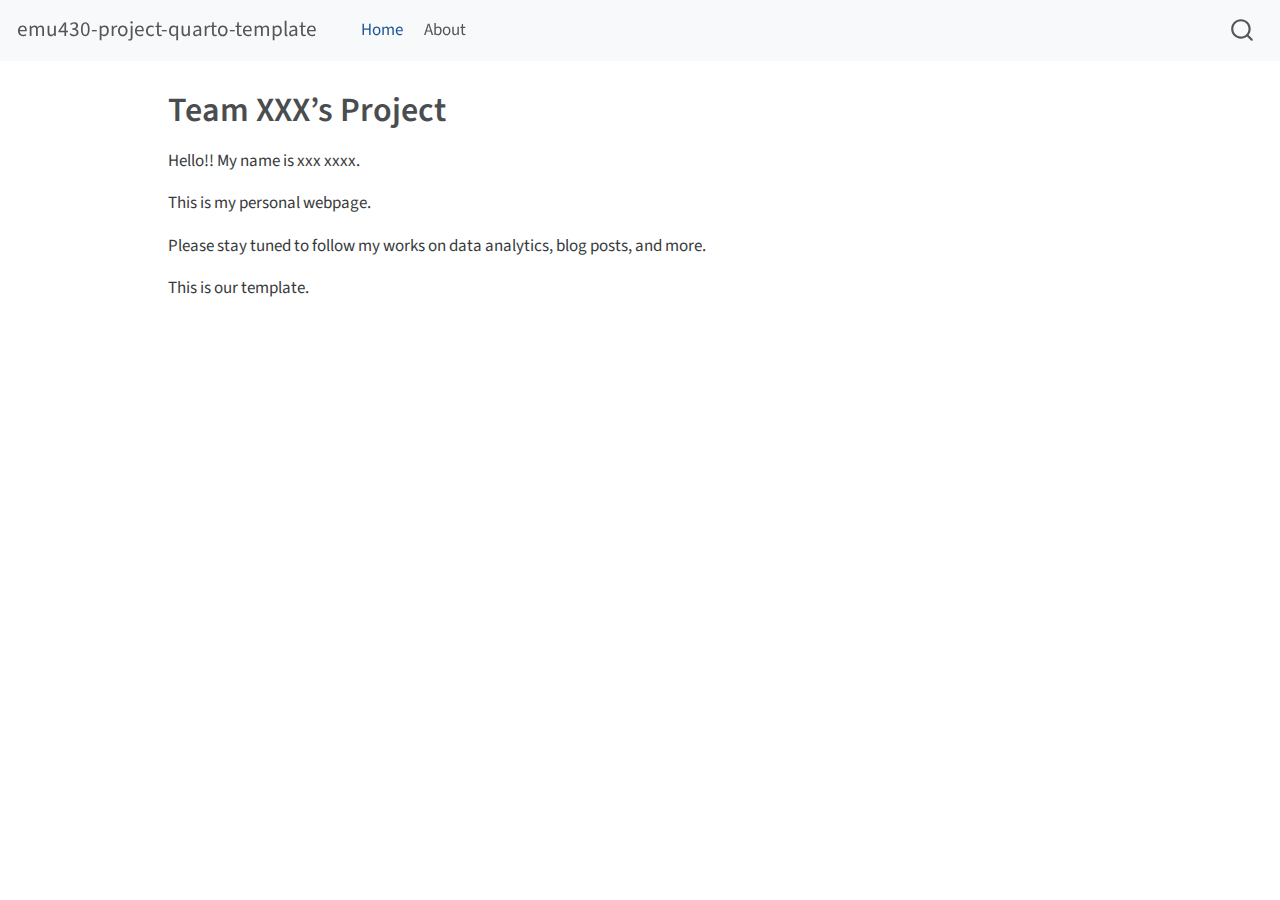
<file: _site/index.html>
<!DOCTYPE html>
<html xmlns="http://www.w3.org/1999/xhtml" lang="en" xml:lang="en"><head>

<meta charset="utf-8">
<meta name="generator" content="quarto-1.3.450">

<meta name="viewport" content="width=device-width, initial-scale=1.0, user-scalable=yes">


<title>emu430-project-quarto-template - Team XXX’s Project</title>
<style>
code{white-space: pre-wrap;}
span.smallcaps{font-variant: small-caps;}
div.columns{display: flex; gap: min(4vw, 1.5em);}
div.column{flex: auto; overflow-x: auto;}
div.hanging-indent{margin-left: 1.5em; text-indent: -1.5em;}
ul.task-list{list-style: none;}
ul.task-list li input[type="checkbox"] {
  width: 0.8em;
  margin: 0 0.8em 0.2em -1em; /* quarto-specific, see https://github.com/quarto-dev/quarto-cli/issues/4556 */ 
  vertical-align: middle;
}
</style>


<script src="site_libs/quarto-nav/quarto-nav.js"></script>
<script src="site_libs/quarto-nav/headroom.min.js"></script>
<script src="site_libs/clipboard/clipboard.min.js"></script>
<script src="site_libs/quarto-search/autocomplete.umd.js"></script>
<script src="site_libs/quarto-search/fuse.min.js"></script>
<script src="site_libs/quarto-search/quarto-search.js"></script>
<meta name="quarto:offset" content="./">
<script src="site_libs/quarto-html/quarto.js"></script>
<script src="site_libs/quarto-html/popper.min.js"></script>
<script src="site_libs/quarto-html/tippy.umd.min.js"></script>
<script src="site_libs/quarto-html/anchor.min.js"></script>
<link href="site_libs/quarto-html/tippy.css" rel="stylesheet">
<link href="site_libs/quarto-html/quarto-syntax-highlighting.css" rel="stylesheet" id="quarto-text-highlighting-styles">
<script src="site_libs/bootstrap/bootstrap.min.js"></script>
<link href="site_libs/bootstrap/bootstrap-icons.css" rel="stylesheet">
<link href="site_libs/bootstrap/bootstrap.min.css" rel="stylesheet" id="quarto-bootstrap" data-mode="light">
<script id="quarto-search-options" type="application/json">{
  "location": "navbar",
  "copy-button": false,
  "collapse-after": 3,
  "panel-placement": "end",
  "type": "overlay",
  "limit": 20,
  "language": {
    "search-no-results-text": "No results",
    "search-matching-documents-text": "matching documents",
    "search-copy-link-title": "Copy link to search",
    "search-hide-matches-text": "Hide additional matches",
    "search-more-match-text": "more match in this document",
    "search-more-matches-text": "more matches in this document",
    "search-clear-button-title": "Clear",
    "search-detached-cancel-button-title": "Cancel",
    "search-submit-button-title": "Submit",
    "search-label": "Search"
  }
}</script>


<link rel="stylesheet" href="styles.css">
</head>

<body class="nav-fixed">

<div id="quarto-search-results"></div>
  <header id="quarto-header" class="headroom fixed-top">
    <nav class="navbar navbar-expand-lg navbar-dark ">
      <div class="navbar-container container-fluid">
      <div class="navbar-brand-container">
    <a class="navbar-brand" href="./index.html">
    <span class="navbar-title">emu430-project-quarto-template</span>
    </a>
  </div>
            <div id="quarto-search" class="" title="Search"></div>
          <button class="navbar-toggler" type="button" data-bs-toggle="collapse" data-bs-target="#navbarCollapse" aria-controls="navbarCollapse" aria-expanded="false" aria-label="Toggle navigation" onclick="if (window.quartoToggleHeadroom) { window.quartoToggleHeadroom(); }">
  <span class="navbar-toggler-icon"></span>
</button>
          <div class="collapse navbar-collapse" id="navbarCollapse">
            <ul class="navbar-nav navbar-nav-scroll me-auto">
  <li class="nav-item">
    <a class="nav-link active" href="./index.html" rel="" target="" aria-current="page">
 <span class="menu-text">Home</span></a>
  </li>  
  <li class="nav-item">
    <a class="nav-link" href="./about.html" rel="" target="">
 <span class="menu-text">About</span></a>
  </li>  
</ul>
            <div class="quarto-navbar-tools ms-auto">
</div>
          </div> <!-- /navcollapse -->
      </div> <!-- /container-fluid -->
    </nav>
</header>
<!-- content -->
<div id="quarto-content" class="quarto-container page-columns page-rows-contents page-layout-article page-navbar">
<!-- sidebar -->
<!-- margin-sidebar -->
    <div id="quarto-margin-sidebar" class="sidebar margin-sidebar">
        
    </div>
<!-- main -->
<main class="content" id="quarto-document-content">

<header id="title-block-header" class="quarto-title-block default">
<div class="quarto-title">
<h1 class="title">Team XXX’s Project</h1>
</div>



<div class="quarto-title-meta">

    
  
    
  </div>
  

</header>

<p>Hello!! My name is xxx xxxx.</p>
<p>This is my personal webpage.</p>
<p>Please stay tuned to follow my works on data analytics, blog posts, and more.</p>
<p>This is our template.</p>



</main> <!-- /main -->
<script id="quarto-html-after-body" type="application/javascript">
window.document.addEventListener("DOMContentLoaded", function (event) {
  const toggleBodyColorMode = (bsSheetEl) => {
    const mode = bsSheetEl.getAttribute("data-mode");
    const bodyEl = window.document.querySelector("body");
    if (mode === "dark") {
      bodyEl.classList.add("quarto-dark");
      bodyEl.classList.remove("quarto-light");
    } else {
      bodyEl.classList.add("quarto-light");
      bodyEl.classList.remove("quarto-dark");
    }
  }
  const toggleBodyColorPrimary = () => {
    const bsSheetEl = window.document.querySelector("link#quarto-bootstrap");
    if (bsSheetEl) {
      toggleBodyColorMode(bsSheetEl);
    }
  }
  toggleBodyColorPrimary();  
  const icon = "";
  const anchorJS = new window.AnchorJS();
  anchorJS.options = {
    placement: 'right',
    icon: icon
  };
  anchorJS.add('.anchored');
  const isCodeAnnotation = (el) => {
    for (const clz of el.classList) {
      if (clz.startsWith('code-annotation-')) {                     
        return true;
      }
    }
    return false;
  }
  const clipboard = new window.ClipboardJS('.code-copy-button', {
    text: function(trigger) {
      const codeEl = trigger.previousElementSibling.cloneNode(true);
      for (const childEl of codeEl.children) {
        if (isCodeAnnotation(childEl)) {
          childEl.remove();
        }
      }
      return codeEl.innerText;
    }
  });
  clipboard.on('success', function(e) {
    // button target
    const button = e.trigger;
    // don't keep focus
    button.blur();
    // flash "checked"
    button.classList.add('code-copy-button-checked');
    var currentTitle = button.getAttribute("title");
    button.setAttribute("title", "Copied!");
    let tooltip;
    if (window.bootstrap) {
      button.setAttribute("data-bs-toggle", "tooltip");
      button.setAttribute("data-bs-placement", "left");
      button.setAttribute("data-bs-title", "Copied!");
      tooltip = new bootstrap.Tooltip(button, 
        { trigger: "manual", 
          customClass: "code-copy-button-tooltip",
          offset: [0, -8]});
      tooltip.show();    
    }
    setTimeout(function() {
      if (tooltip) {
        tooltip.hide();
        button.removeAttribute("data-bs-title");
        button.removeAttribute("data-bs-toggle");
        button.removeAttribute("data-bs-placement");
      }
      button.setAttribute("title", currentTitle);
      button.classList.remove('code-copy-button-checked');
    }, 1000);
    // clear code selection
    e.clearSelection();
  });
  function tippyHover(el, contentFn) {
    const config = {
      allowHTML: true,
      content: contentFn,
      maxWidth: 500,
      delay: 100,
      arrow: false,
      appendTo: function(el) {
          return el.parentElement;
      },
      interactive: true,
      interactiveBorder: 10,
      theme: 'quarto',
      placement: 'bottom-start'
    };
    window.tippy(el, config); 
  }
  const noterefs = window.document.querySelectorAll('a[role="doc-noteref"]');
  for (var i=0; i<noterefs.length; i++) {
    const ref = noterefs[i];
    tippyHover(ref, function() {
      // use id or data attribute instead here
      let href = ref.getAttribute('data-footnote-href') || ref.getAttribute('href');
      try { href = new URL(href).hash; } catch {}
      const id = href.replace(/^#\/?/, "");
      const note = window.document.getElementById(id);
      return note.innerHTML;
    });
  }
      let selectedAnnoteEl;
      const selectorForAnnotation = ( cell, annotation) => {
        let cellAttr = 'data-code-cell="' + cell + '"';
        let lineAttr = 'data-code-annotation="' +  annotation + '"';
        const selector = 'span[' + cellAttr + '][' + lineAttr + ']';
        return selector;
      }
      const selectCodeLines = (annoteEl) => {
        const doc = window.document;
        const targetCell = annoteEl.getAttribute("data-target-cell");
        const targetAnnotation = annoteEl.getAttribute("data-target-annotation");
        const annoteSpan = window.document.querySelector(selectorForAnnotation(targetCell, targetAnnotation));
        const lines = annoteSpan.getAttribute("data-code-lines").split(",");
        const lineIds = lines.map((line) => {
          return targetCell + "-" + line;
        })
        let top = null;
        let height = null;
        let parent = null;
        if (lineIds.length > 0) {
            //compute the position of the single el (top and bottom and make a div)
            const el = window.document.getElementById(lineIds[0]);
            top = el.offsetTop;
            height = el.offsetHeight;
            parent = el.parentElement.parentElement;
          if (lineIds.length > 1) {
            const lastEl = window.document.getElementById(lineIds[lineIds.length - 1]);
            const bottom = lastEl.offsetTop + lastEl.offsetHeight;
            height = bottom - top;
          }
          if (top !== null && height !== null && parent !== null) {
            // cook up a div (if necessary) and position it 
            let div = window.document.getElementById("code-annotation-line-highlight");
            if (div === null) {
              div = window.document.createElement("div");
              div.setAttribute("id", "code-annotation-line-highlight");
              div.style.position = 'absolute';
              parent.appendChild(div);
            }
            div.style.top = top - 2 + "px";
            div.style.height = height + 4 + "px";
            let gutterDiv = window.document.getElementById("code-annotation-line-highlight-gutter");
            if (gutterDiv === null) {
              gutterDiv = window.document.createElement("div");
              gutterDiv.setAttribute("id", "code-annotation-line-highlight-gutter");
              gutterDiv.style.position = 'absolute';
              const codeCell = window.document.getElementById(targetCell);
              const gutter = codeCell.querySelector('.code-annotation-gutter');
              gutter.appendChild(gutterDiv);
            }
            gutterDiv.style.top = top - 2 + "px";
            gutterDiv.style.height = height + 4 + "px";
          }
          selectedAnnoteEl = annoteEl;
        }
      };
      const unselectCodeLines = () => {
        const elementsIds = ["code-annotation-line-highlight", "code-annotation-line-highlight-gutter"];
        elementsIds.forEach((elId) => {
          const div = window.document.getElementById(elId);
          if (div) {
            div.remove();
          }
        });
        selectedAnnoteEl = undefined;
      };
      // Attach click handler to the DT
      const annoteDls = window.document.querySelectorAll('dt[data-target-cell]');
      for (const annoteDlNode of annoteDls) {
        annoteDlNode.addEventListener('click', (event) => {
          const clickedEl = event.target;
          if (clickedEl !== selectedAnnoteEl) {
            unselectCodeLines();
            const activeEl = window.document.querySelector('dt[data-target-cell].code-annotation-active');
            if (activeEl) {
              activeEl.classList.remove('code-annotation-active');
            }
            selectCodeLines(clickedEl);
            clickedEl.classList.add('code-annotation-active');
          } else {
            // Unselect the line
            unselectCodeLines();
            clickedEl.classList.remove('code-annotation-active');
          }
        });
      }
  const findCites = (el) => {
    const parentEl = el.parentElement;
    if (parentEl) {
      const cites = parentEl.dataset.cites;
      if (cites) {
        return {
          el,
          cites: cites.split(' ')
        };
      } else {
        return findCites(el.parentElement)
      }
    } else {
      return undefined;
    }
  };
  var bibliorefs = window.document.querySelectorAll('a[role="doc-biblioref"]');
  for (var i=0; i<bibliorefs.length; i++) {
    const ref = bibliorefs[i];
    const citeInfo = findCites(ref);
    if (citeInfo) {
      tippyHover(citeInfo.el, function() {
        var popup = window.document.createElement('div');
        citeInfo.cites.forEach(function(cite) {
          var citeDiv = window.document.createElement('div');
          citeDiv.classList.add('hanging-indent');
          citeDiv.classList.add('csl-entry');
          var biblioDiv = window.document.getElementById('ref-' + cite);
          if (biblioDiv) {
            citeDiv.innerHTML = biblioDiv.innerHTML;
          }
          popup.appendChild(citeDiv);
        });
        return popup.innerHTML;
      });
    }
  }
});
</script>
</div> <!-- /content -->



</body></html>
</file>
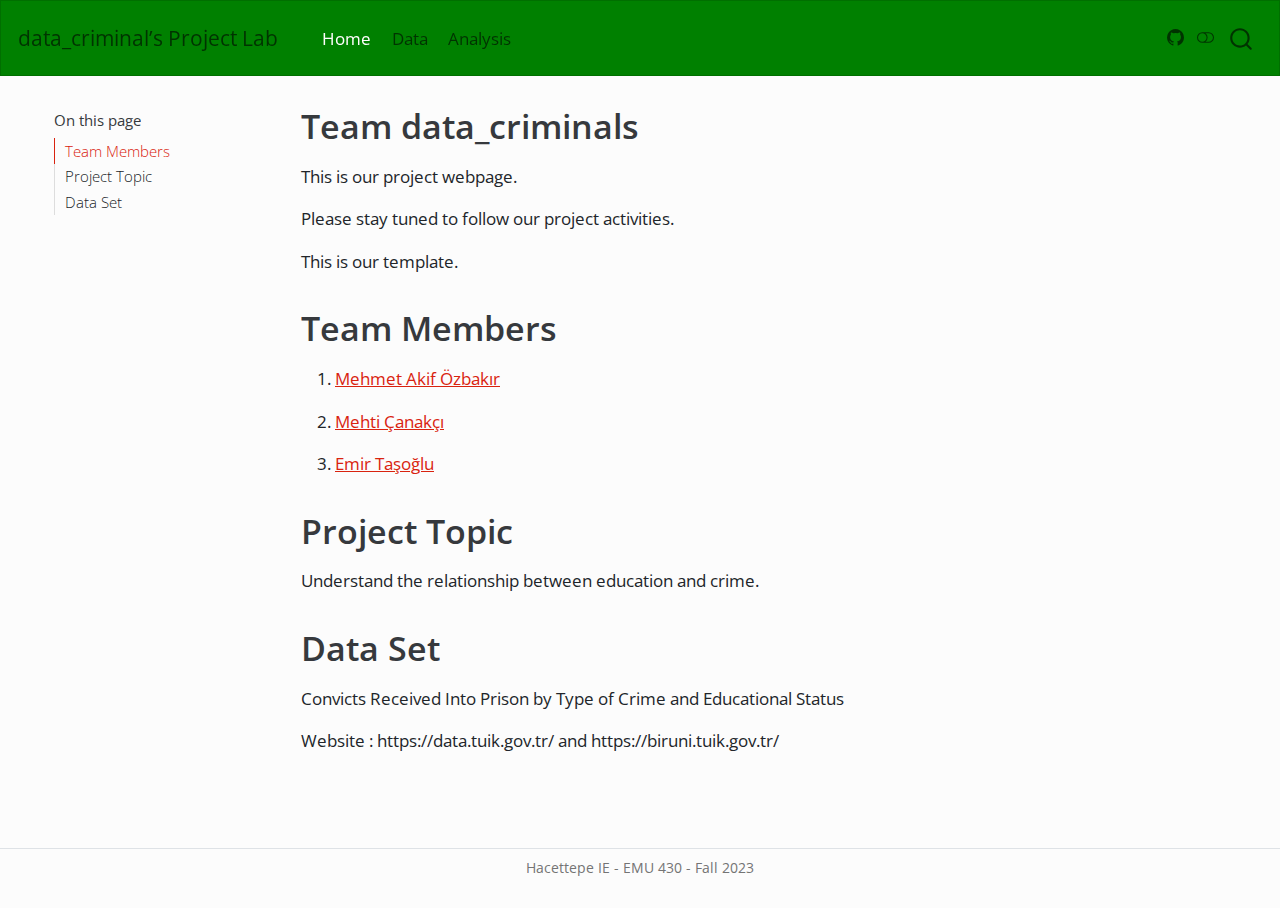
<file: docs/index.html>
<!DOCTYPE html>
<html xmlns="http://www.w3.org/1999/xhtml" lang="en" xml:lang="en"><head>

<meta charset="utf-8">
<meta name="generator" content="quarto-1.3.450">

<meta name="viewport" content="width=device-width, initial-scale=1.0, user-scalable=yes">


<title>data_criminal’s Project Lab - Team data_criminals</title>
<style>
code{white-space: pre-wrap;}
span.smallcaps{font-variant: small-caps;}
div.columns{display: flex; gap: min(4vw, 1.5em);}
div.column{flex: auto; overflow-x: auto;}
div.hanging-indent{margin-left: 1.5em; text-indent: -1.5em;}
ul.task-list{list-style: none;}
ul.task-list li input[type="checkbox"] {
  width: 0.8em;
  margin: 0 0.8em 0.2em -1em; /* quarto-specific, see https://github.com/quarto-dev/quarto-cli/issues/4556 */ 
  vertical-align: middle;
}
</style>


<script src="site_libs/quarto-nav/quarto-nav.js"></script>
<script src="site_libs/quarto-nav/headroom.min.js"></script>
<script src="site_libs/clipboard/clipboard.min.js"></script>
<script src="site_libs/quarto-search/autocomplete.umd.js"></script>
<script src="site_libs/quarto-search/fuse.min.js"></script>
<script src="site_libs/quarto-search/quarto-search.js"></script>
<meta name="quarto:offset" content="./">
<script src="site_libs/quarto-html/quarto.js"></script>
<script src="site_libs/quarto-html/popper.min.js"></script>
<script src="site_libs/quarto-html/tippy.umd.min.js"></script>
<script src="site_libs/quarto-html/anchor.min.js"></script>
<link href="site_libs/quarto-html/tippy.css" rel="stylesheet">
<link href="site_libs/quarto-html/quarto-syntax-highlighting.css" rel="stylesheet" class="quarto-color-scheme" id="quarto-text-highlighting-styles">
<link href="site_libs/quarto-html/quarto-syntax-highlighting-dark.css" rel="prefetch" class="quarto-color-scheme quarto-color-alternate" id="quarto-text-highlighting-styles">
<script src="site_libs/bootstrap/bootstrap.min.js"></script>
<link href="site_libs/bootstrap/bootstrap-icons.css" rel="stylesheet">
<link href="site_libs/bootstrap/bootstrap.min.css" rel="stylesheet" class="quarto-color-scheme" id="quarto-bootstrap" data-mode="light">
<link href="site_libs/bootstrap/bootstrap-dark.min.css" rel="prefetch" class="quarto-color-scheme quarto-color-alternate" id="quarto-bootstrap" data-mode="dark">
<script id="quarto-search-options" type="application/json">{
  "location": "navbar",
  "copy-button": false,
  "collapse-after": 3,
  "panel-placement": "end",
  "type": "overlay",
  "limit": 20,
  "language": {
    "search-no-results-text": "No results",
    "search-matching-documents-text": "matching documents",
    "search-copy-link-title": "Copy link to search",
    "search-hide-matches-text": "Hide additional matches",
    "search-more-match-text": "more match in this document",
    "search-more-matches-text": "more matches in this document",
    "search-clear-button-title": "Clear",
    "search-detached-cancel-button-title": "Cancel",
    "search-submit-button-title": "Submit",
    "search-label": "Search"
  }
}</script>


<link rel="stylesheet" href="styles.css">
</head>

<body class="floating nav-fixed">

<div id="quarto-search-results"></div>
  <header id="quarto-header" class="headroom fixed-top">
    <nav class="navbar navbar-expand-lg navbar-dark ">
      <div class="navbar-container container-fluid">
      <div class="navbar-brand-container">
    <a class="navbar-brand" href="./index.html">
    <span class="navbar-title">data_criminal’s Project Lab</span>
    </a>
  </div>
            <div id="quarto-search" class="" title="Search"></div>
          <button class="navbar-toggler" type="button" data-bs-toggle="collapse" data-bs-target="#navbarCollapse" aria-controls="navbarCollapse" aria-expanded="false" aria-label="Toggle navigation" onclick="if (window.quartoToggleHeadroom) { window.quartoToggleHeadroom(); }">
  <span class="navbar-toggler-icon"></span>
</button>
          <div class="collapse navbar-collapse" id="navbarCollapse">
            <ul class="navbar-nav navbar-nav-scroll me-auto">
  <li class="nav-item">
    <a class="nav-link active" href="./index.html" rel="" target="" aria-current="page">
 <span class="menu-text">Home</span></a>
  </li>  
  <li class="nav-item">
    <a class="nav-link" href="./data.html" rel="" target="">
 <span class="menu-text">Data</span></a>
  </li>  
  <li class="nav-item">
    <a class="nav-link" href="./analysis.html" rel="" target="">
 <span class="menu-text">Analysis</span></a>
  </li>  
</ul>
            <div class="quarto-navbar-tools ms-auto">
    <a href="https://github.com/emu-hacettepe-analytics/emu430-fall2023-team-data_criminals" rel="" title="" class="quarto-navigation-tool px-1" aria-label=""><i class="bi bi-github"></i></a>
  <a href="" class="quarto-color-scheme-toggle quarto-navigation-tool  px-1" onclick="window.quartoToggleColorScheme(); return false;" title="Toggle dark mode"><i class="bi"></i></a>
</div>
          </div> <!-- /navcollapse -->
      </div> <!-- /container-fluid -->
    </nav>
</header>
<!-- content -->
<div id="quarto-content" class="quarto-container page-columns page-rows-contents page-layout-article page-navbar">
<!-- sidebar -->
  <nav id="quarto-sidebar" class="sidebar collapse collapse-horizontal sidebar-navigation floating overflow-auto">
    <nav id="TOC" role="doc-toc" class="toc-active">
    <h2 id="toc-title">On this page</h2>
   
  <ul>
  <li><a href="#team-members" id="toc-team-members" class="nav-link active" data-scroll-target="#team-members">Team Members</a></li>
  <li><a href="#project-topic" id="toc-project-topic" class="nav-link" data-scroll-target="#project-topic">Project Topic</a></li>
  <li><a href="#data-set" id="toc-data-set" class="nav-link" data-scroll-target="#data-set">Data Set</a></li>
  </ul>
</nav>
</nav>
<div id="quarto-sidebar-glass" data-bs-toggle="collapse" data-bs-target="#quarto-sidebar,#quarto-sidebar-glass"></div>
<!-- margin-sidebar -->
    <div id="quarto-margin-sidebar" class="sidebar margin-sidebar">
    </div>
<!-- main -->
<main class="content" id="quarto-document-content">

<header id="title-block-header" class="quarto-title-block default">
<div class="quarto-title">
<h1 class="title">Team data_criminals</h1>
</div>



<div class="quarto-title-meta">

    
  
    
  </div>
  

</header>

<p>This is our project webpage.</p>
<p>Please stay tuned to follow our project activities.</p>
<p>This is our template.</p>
<section id="team-members" class="level1">
<h1>Team Members</h1>
<ol type="1">
<li><p><a href="https://emu-hacettepe-analytics.github.io/emu430-fall2023-makifozbakr/">Mehmet Akif Özbakır</a></p></li>
<li><p><a href="https://emu-hacettepe-analytics.github.io/emu430-fall2023-mehticanakci/">Mehti Çanakçı</a></p></li>
<li><p><a href="https://emu-hacettepe-analytics.github.io/emu430-fall2023-emirtasoglu/">Emir Taşoğlu</a></p></li>
</ol>
</section>
<section id="project-topic" class="level1">
<h1>Project Topic</h1>
<p>Understand the relationship between education and crime.</p>
</section>
<section id="data-set" class="level1">
<h1>Data Set</h1>
<p>Convicts Received Into Prison by Type of Crime and Educational Status</p>
<p>Website : https://data.tuik.gov.tr/ and https://biruni.tuik.gov.tr/</p>


</section>

<a onclick="window.scrollTo(0, 0); return false;" role="button" id="quarto-back-to-top"><i class="bi bi-arrow-up"></i> Back to top</a></main> <!-- /main -->
<script id="quarto-html-after-body" type="application/javascript">
window.document.addEventListener("DOMContentLoaded", function (event) {
  const toggleBodyColorMode = (bsSheetEl) => {
    const mode = bsSheetEl.getAttribute("data-mode");
    const bodyEl = window.document.querySelector("body");
    if (mode === "dark") {
      bodyEl.classList.add("quarto-dark");
      bodyEl.classList.remove("quarto-light");
    } else {
      bodyEl.classList.add("quarto-light");
      bodyEl.classList.remove("quarto-dark");
    }
  }
  const toggleBodyColorPrimary = () => {
    const bsSheetEl = window.document.querySelector("link#quarto-bootstrap");
    if (bsSheetEl) {
      toggleBodyColorMode(bsSheetEl);
    }
  }
  toggleBodyColorPrimary();  
  const disableStylesheet = (stylesheets) => {
    for (let i=0; i < stylesheets.length; i++) {
      const stylesheet = stylesheets[i];
      stylesheet.rel = 'prefetch';
    }
  }
  const enableStylesheet = (stylesheets) => {
    for (let i=0; i < stylesheets.length; i++) {
      const stylesheet = stylesheets[i];
      stylesheet.rel = 'stylesheet';
    }
  }
  const manageTransitions = (selector, allowTransitions) => {
    const els = window.document.querySelectorAll(selector);
    for (let i=0; i < els.length; i++) {
      const el = els[i];
      if (allowTransitions) {
        el.classList.remove('notransition');
      } else {
        el.classList.add('notransition');
      }
    }
  }
  const toggleColorMode = (alternate) => {
    // Switch the stylesheets
    const alternateStylesheets = window.document.querySelectorAll('link.quarto-color-scheme.quarto-color-alternate');
    manageTransitions('#quarto-margin-sidebar .nav-link', false);
    if (alternate) {
      enableStylesheet(alternateStylesheets);
      for (const sheetNode of alternateStylesheets) {
        if (sheetNode.id === "quarto-bootstrap") {
          toggleBodyColorMode(sheetNode);
        }
      }
    } else {
      disableStylesheet(alternateStylesheets);
      toggleBodyColorPrimary();
    }
    manageTransitions('#quarto-margin-sidebar .nav-link', true);
    // Switch the toggles
    const toggles = window.document.querySelectorAll('.quarto-color-scheme-toggle');
    for (let i=0; i < toggles.length; i++) {
      const toggle = toggles[i];
      if (toggle) {
        if (alternate) {
          toggle.classList.add("alternate");     
        } else {
          toggle.classList.remove("alternate");
        }
      }
    }
    // Hack to workaround the fact that safari doesn't
    // properly recolor the scrollbar when toggling (#1455)
    if (navigator.userAgent.indexOf('Safari') > 0 && navigator.userAgent.indexOf('Chrome') == -1) {
      manageTransitions("body", false);
      window.scrollTo(0, 1);
      setTimeout(() => {
        window.scrollTo(0, 0);
        manageTransitions("body", true);
      }, 40);  
    }
  }
  const isFileUrl = () => { 
    return window.location.protocol === 'file:';
  }
  const hasAlternateSentinel = () => {  
    let styleSentinel = getColorSchemeSentinel();
    if (styleSentinel !== null) {
      return styleSentinel === "alternate";
    } else {
      return false;
    }
  }
  const setStyleSentinel = (alternate) => {
    const value = alternate ? "alternate" : "default";
    if (!isFileUrl()) {
      window.localStorage.setItem("quarto-color-scheme", value);
    } else {
      localAlternateSentinel = value;
    }
  }
  const getColorSchemeSentinel = () => {
    if (!isFileUrl()) {
      const storageValue = window.localStorage.getItem("quarto-color-scheme");
      return storageValue != null ? storageValue : localAlternateSentinel;
    } else {
      return localAlternateSentinel;
    }
  }
  let localAlternateSentinel = 'default';
  // Dark / light mode switch
  window.quartoToggleColorScheme = () => {
    // Read the current dark / light value 
    let toAlternate = !hasAlternateSentinel();
    toggleColorMode(toAlternate);
    setStyleSentinel(toAlternate);
  };
  // Ensure there is a toggle, if there isn't float one in the top right
  if (window.document.querySelector('.quarto-color-scheme-toggle') === null) {
    const a = window.document.createElement('a');
    a.classList.add('top-right');
    a.classList.add('quarto-color-scheme-toggle');
    a.href = "";
    a.onclick = function() { try { window.quartoToggleColorScheme(); } catch {} return false; };
    const i = window.document.createElement("i");
    i.classList.add('bi');
    a.appendChild(i);
    window.document.body.appendChild(a);
  }
  // Switch to dark mode if need be
  if (hasAlternateSentinel()) {
    toggleColorMode(true);
  } else {
    toggleColorMode(false);
  }
  const icon = "";
  const anchorJS = new window.AnchorJS();
  anchorJS.options = {
    placement: 'right',
    icon: icon
  };
  anchorJS.add('.anchored');
  const isCodeAnnotation = (el) => {
    for (const clz of el.classList) {
      if (clz.startsWith('code-annotation-')) {                     
        return true;
      }
    }
    return false;
  }
  const clipboard = new window.ClipboardJS('.code-copy-button', {
    text: function(trigger) {
      const codeEl = trigger.previousElementSibling.cloneNode(true);
      for (const childEl of codeEl.children) {
        if (isCodeAnnotation(childEl)) {
          childEl.remove();
        }
      }
      return codeEl.innerText;
    }
  });
  clipboard.on('success', function(e) {
    // button target
    const button = e.trigger;
    // don't keep focus
    button.blur();
    // flash "checked"
    button.classList.add('code-copy-button-checked');
    var currentTitle = button.getAttribute("title");
    button.setAttribute("title", "Copied!");
    let tooltip;
    if (window.bootstrap) {
      button.setAttribute("data-bs-toggle", "tooltip");
      button.setAttribute("data-bs-placement", "left");
      button.setAttribute("data-bs-title", "Copied!");
      tooltip = new bootstrap.Tooltip(button, 
        { trigger: "manual", 
          customClass: "code-copy-button-tooltip",
          offset: [0, -8]});
      tooltip.show();    
    }
    setTimeout(function() {
      if (tooltip) {
        tooltip.hide();
        button.removeAttribute("data-bs-title");
        button.removeAttribute("data-bs-toggle");
        button.removeAttribute("data-bs-placement");
      }
      button.setAttribute("title", currentTitle);
      button.classList.remove('code-copy-button-checked');
    }, 1000);
    // clear code selection
    e.clearSelection();
  });
  function tippyHover(el, contentFn) {
    const config = {
      allowHTML: true,
      content: contentFn,
      maxWidth: 500,
      delay: 100,
      arrow: false,
      appendTo: function(el) {
          return el.parentElement;
      },
      interactive: true,
      interactiveBorder: 10,
      theme: 'quarto',
      placement: 'bottom-start'
    };
    window.tippy(el, config); 
  }
  const noterefs = window.document.querySelectorAll('a[role="doc-noteref"]');
  for (var i=0; i<noterefs.length; i++) {
    const ref = noterefs[i];
    tippyHover(ref, function() {
      // use id or data attribute instead here
      let href = ref.getAttribute('data-footnote-href') || ref.getAttribute('href');
      try { href = new URL(href).hash; } catch {}
      const id = href.replace(/^#\/?/, "");
      const note = window.document.getElementById(id);
      return note.innerHTML;
    });
  }
      let selectedAnnoteEl;
      const selectorForAnnotation = ( cell, annotation) => {
        let cellAttr = 'data-code-cell="' + cell + '"';
        let lineAttr = 'data-code-annotation="' +  annotation + '"';
        const selector = 'span[' + cellAttr + '][' + lineAttr + ']';
        return selector;
      }
      const selectCodeLines = (annoteEl) => {
        const doc = window.document;
        const targetCell = annoteEl.getAttribute("data-target-cell");
        const targetAnnotation = annoteEl.getAttribute("data-target-annotation");
        const annoteSpan = window.document.querySelector(selectorForAnnotation(targetCell, targetAnnotation));
        const lines = annoteSpan.getAttribute("data-code-lines").split(",");
        const lineIds = lines.map((line) => {
          return targetCell + "-" + line;
        })
        let top = null;
        let height = null;
        let parent = null;
        if (lineIds.length > 0) {
            //compute the position of the single el (top and bottom and make a div)
            const el = window.document.getElementById(lineIds[0]);
            top = el.offsetTop;
            height = el.offsetHeight;
            parent = el.parentElement.parentElement;
          if (lineIds.length > 1) {
            const lastEl = window.document.getElementById(lineIds[lineIds.length - 1]);
            const bottom = lastEl.offsetTop + lastEl.offsetHeight;
            height = bottom - top;
          }
          if (top !== null && height !== null && parent !== null) {
            // cook up a div (if necessary) and position it 
            let div = window.document.getElementById("code-annotation-line-highlight");
            if (div === null) {
              div = window.document.createElement("div");
              div.setAttribute("id", "code-annotation-line-highlight");
              div.style.position = 'absolute';
              parent.appendChild(div);
            }
            div.style.top = top - 2 + "px";
            div.style.height = height + 4 + "px";
            let gutterDiv = window.document.getElementById("code-annotation-line-highlight-gutter");
            if (gutterDiv === null) {
              gutterDiv = window.document.createElement("div");
              gutterDiv.setAttribute("id", "code-annotation-line-highlight-gutter");
              gutterDiv.style.position = 'absolute';
              const codeCell = window.document.getElementById(targetCell);
              const gutter = codeCell.querySelector('.code-annotation-gutter');
              gutter.appendChild(gutterDiv);
            }
            gutterDiv.style.top = top - 2 + "px";
            gutterDiv.style.height = height + 4 + "px";
          }
          selectedAnnoteEl = annoteEl;
        }
      };
      const unselectCodeLines = () => {
        const elementsIds = ["code-annotation-line-highlight", "code-annotation-line-highlight-gutter"];
        elementsIds.forEach((elId) => {
          const div = window.document.getElementById(elId);
          if (div) {
            div.remove();
          }
        });
        selectedAnnoteEl = undefined;
      };
      // Attach click handler to the DT
      const annoteDls = window.document.querySelectorAll('dt[data-target-cell]');
      for (const annoteDlNode of annoteDls) {
        annoteDlNode.addEventListener('click', (event) => {
          const clickedEl = event.target;
          if (clickedEl !== selectedAnnoteEl) {
            unselectCodeLines();
            const activeEl = window.document.querySelector('dt[data-target-cell].code-annotation-active');
            if (activeEl) {
              activeEl.classList.remove('code-annotation-active');
            }
            selectCodeLines(clickedEl);
            clickedEl.classList.add('code-annotation-active');
          } else {
            // Unselect the line
            unselectCodeLines();
            clickedEl.classList.remove('code-annotation-active');
          }
        });
      }
  const findCites = (el) => {
    const parentEl = el.parentElement;
    if (parentEl) {
      const cites = parentEl.dataset.cites;
      if (cites) {
        return {
          el,
          cites: cites.split(' ')
        };
      } else {
        return findCites(el.parentElement)
      }
    } else {
      return undefined;
    }
  };
  var bibliorefs = window.document.querySelectorAll('a[role="doc-biblioref"]');
  for (var i=0; i<bibliorefs.length; i++) {
    const ref = bibliorefs[i];
    const citeInfo = findCites(ref);
    if (citeInfo) {
      tippyHover(citeInfo.el, function() {
        var popup = window.document.createElement('div');
        citeInfo.cites.forEach(function(cite) {
          var citeDiv = window.document.createElement('div');
          citeDiv.classList.add('hanging-indent');
          citeDiv.classList.add('csl-entry');
          var biblioDiv = window.document.getElementById('ref-' + cite);
          if (biblioDiv) {
            citeDiv.innerHTML = biblioDiv.innerHTML;
          }
          popup.appendChild(citeDiv);
        });
        return popup.innerHTML;
      });
    }
  }
});
</script>
</div> <!-- /content -->
<footer class="footer">
  <div class="nav-footer">
    <div class="nav-footer-left">
      &nbsp;
    </div>   
    <div class="nav-footer-center">Hacettepe IE - EMU 430 - Fall 2023</div>
    <div class="nav-footer-right">
      &nbsp;
    </div>
  </div>
</footer>



</body></html>
</file>
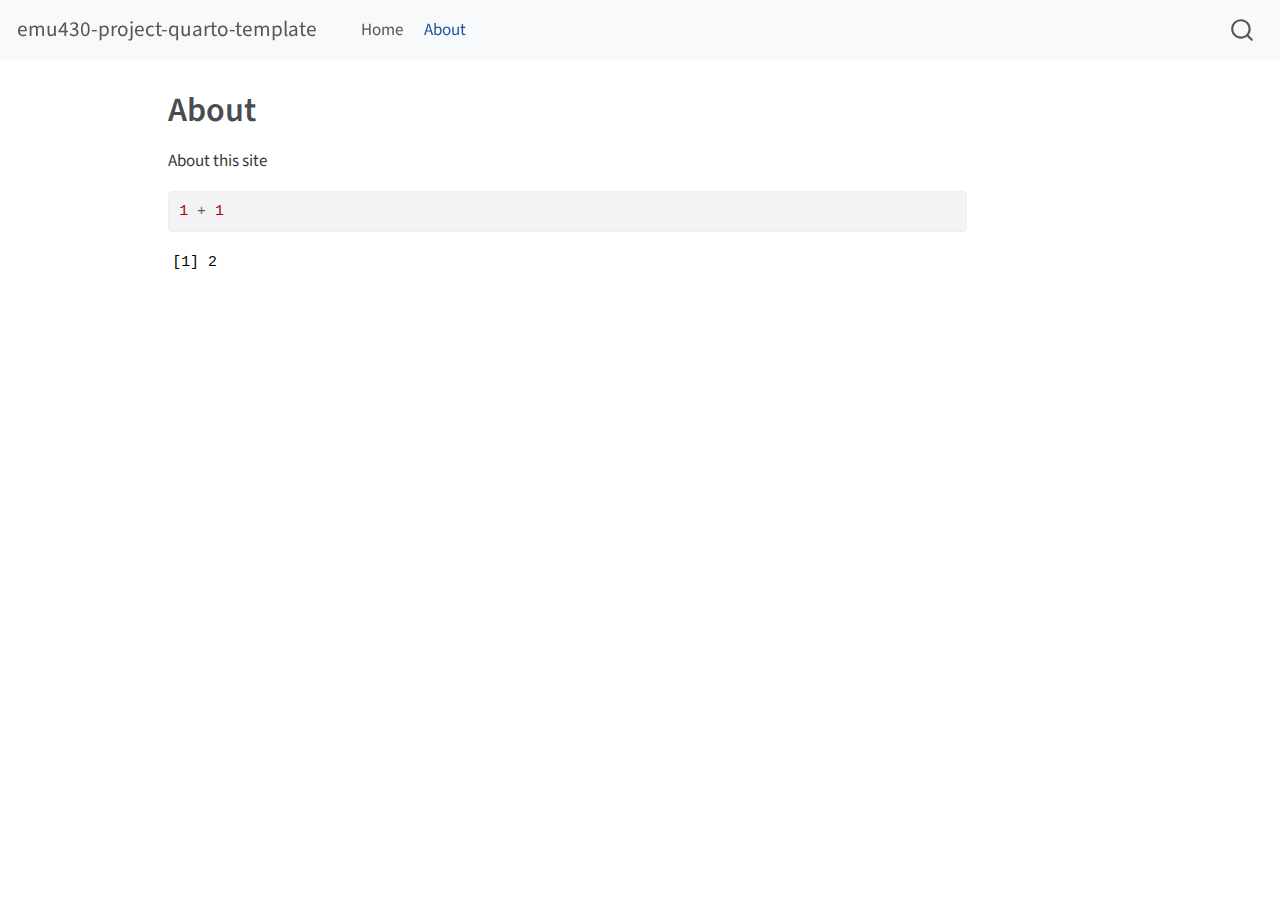
<file: _site/about.html>
<!DOCTYPE html>
<html xmlns="http://www.w3.org/1999/xhtml" lang="en" xml:lang="en"><head>

<meta charset="utf-8">
<meta name="generator" content="quarto-1.3.450">

<meta name="viewport" content="width=device-width, initial-scale=1.0, user-scalable=yes">


<title>emu430-project-quarto-template - About</title>
<style>
code{white-space: pre-wrap;}
span.smallcaps{font-variant: small-caps;}
div.columns{display: flex; gap: min(4vw, 1.5em);}
div.column{flex: auto; overflow-x: auto;}
div.hanging-indent{margin-left: 1.5em; text-indent: -1.5em;}
ul.task-list{list-style: none;}
ul.task-list li input[type="checkbox"] {
  width: 0.8em;
  margin: 0 0.8em 0.2em -1em; /* quarto-specific, see https://github.com/quarto-dev/quarto-cli/issues/4556 */ 
  vertical-align: middle;
}
/* CSS for syntax highlighting */
pre > code.sourceCode { white-space: pre; position: relative; }
pre > code.sourceCode > span { display: inline-block; line-height: 1.25; }
pre > code.sourceCode > span:empty { height: 1.2em; }
.sourceCode { overflow: visible; }
code.sourceCode > span { color: inherit; text-decoration: inherit; }
div.sourceCode { margin: 1em 0; }
pre.sourceCode { margin: 0; }
@media screen {
div.sourceCode { overflow: auto; }
}
@media print {
pre > code.sourceCode { white-space: pre-wrap; }
pre > code.sourceCode > span { text-indent: -5em; padding-left: 5em; }
}
pre.numberSource code
  { counter-reset: source-line 0; }
pre.numberSource code > span
  { position: relative; left: -4em; counter-increment: source-line; }
pre.numberSource code > span > a:first-child::before
  { content: counter(source-line);
    position: relative; left: -1em; text-align: right; vertical-align: baseline;
    border: none; display: inline-block;
    -webkit-touch-callout: none; -webkit-user-select: none;
    -khtml-user-select: none; -moz-user-select: none;
    -ms-user-select: none; user-select: none;
    padding: 0 4px; width: 4em;
  }
pre.numberSource { margin-left: 3em;  padding-left: 4px; }
div.sourceCode
  {   }
@media screen {
pre > code.sourceCode > span > a:first-child::before { text-decoration: underline; }
}
</style>


<script src="site_libs/quarto-nav/quarto-nav.js"></script>
<script src="site_libs/quarto-nav/headroom.min.js"></script>
<script src="site_libs/clipboard/clipboard.min.js"></script>
<script src="site_libs/quarto-search/autocomplete.umd.js"></script>
<script src="site_libs/quarto-search/fuse.min.js"></script>
<script src="site_libs/quarto-search/quarto-search.js"></script>
<meta name="quarto:offset" content="./">
<script src="site_libs/quarto-html/quarto.js"></script>
<script src="site_libs/quarto-html/popper.min.js"></script>
<script src="site_libs/quarto-html/tippy.umd.min.js"></script>
<script src="site_libs/quarto-html/anchor.min.js"></script>
<link href="site_libs/quarto-html/tippy.css" rel="stylesheet">
<link href="site_libs/quarto-html/quarto-syntax-highlighting.css" rel="stylesheet" id="quarto-text-highlighting-styles">
<script src="site_libs/bootstrap/bootstrap.min.js"></script>
<link href="site_libs/bootstrap/bootstrap-icons.css" rel="stylesheet">
<link href="site_libs/bootstrap/bootstrap.min.css" rel="stylesheet" id="quarto-bootstrap" data-mode="light">
<script id="quarto-search-options" type="application/json">{
  "location": "navbar",
  "copy-button": false,
  "collapse-after": 3,
  "panel-placement": "end",
  "type": "overlay",
  "limit": 20,
  "language": {
    "search-no-results-text": "No results",
    "search-matching-documents-text": "matching documents",
    "search-copy-link-title": "Copy link to search",
    "search-hide-matches-text": "Hide additional matches",
    "search-more-match-text": "more match in this document",
    "search-more-matches-text": "more matches in this document",
    "search-clear-button-title": "Clear",
    "search-detached-cancel-button-title": "Cancel",
    "search-submit-button-title": "Submit",
    "search-label": "Search"
  }
}</script>


<link rel="stylesheet" href="styles.css">
</head>

<body class="nav-fixed">

<div id="quarto-search-results"></div>
  <header id="quarto-header" class="headroom fixed-top">
    <nav class="navbar navbar-expand-lg navbar-dark ">
      <div class="navbar-container container-fluid">
      <div class="navbar-brand-container">
    <a class="navbar-brand" href="./index.html">
    <span class="navbar-title">emu430-project-quarto-template</span>
    </a>
  </div>
            <div id="quarto-search" class="" title="Search"></div>
          <button class="navbar-toggler" type="button" data-bs-toggle="collapse" data-bs-target="#navbarCollapse" aria-controls="navbarCollapse" aria-expanded="false" aria-label="Toggle navigation" onclick="if (window.quartoToggleHeadroom) { window.quartoToggleHeadroom(); }">
  <span class="navbar-toggler-icon"></span>
</button>
          <div class="collapse navbar-collapse" id="navbarCollapse">
            <ul class="navbar-nav navbar-nav-scroll me-auto">
  <li class="nav-item">
    <a class="nav-link" href="./index.html" rel="" target="">
 <span class="menu-text">Home</span></a>
  </li>  
  <li class="nav-item">
    <a class="nav-link active" href="./about.html" rel="" target="" aria-current="page">
 <span class="menu-text">About</span></a>
  </li>  
</ul>
            <div class="quarto-navbar-tools ms-auto">
</div>
          </div> <!-- /navcollapse -->
      </div> <!-- /container-fluid -->
    </nav>
</header>
<!-- content -->
<div id="quarto-content" class="quarto-container page-columns page-rows-contents page-layout-article page-navbar">
<!-- sidebar -->
<!-- margin-sidebar -->
    <div id="quarto-margin-sidebar" class="sidebar margin-sidebar">
        
    </div>
<!-- main -->
<main class="content" id="quarto-document-content">

<header id="title-block-header" class="quarto-title-block default">
<div class="quarto-title">
<h1 class="title">About</h1>
</div>



<div class="quarto-title-meta">

    
  
    
  </div>
  

</header>

<p>About this site</p>
<div class="cell">
<div class="sourceCode cell-code" id="cb1"><pre class="sourceCode r code-with-copy"><code class="sourceCode r"><span id="cb1-1"><a href="#cb1-1" aria-hidden="true" tabindex="-1"></a><span class="dv">1</span> <span class="sc">+</span> <span class="dv">1</span></span></code><button title="Copy to Clipboard" class="code-copy-button"><i class="bi"></i></button></pre></div>
<div class="cell-output cell-output-stdout">
<pre><code>[1] 2</code></pre>
</div>
</div>



</main> <!-- /main -->
<script id="quarto-html-after-body" type="application/javascript">
window.document.addEventListener("DOMContentLoaded", function (event) {
  const toggleBodyColorMode = (bsSheetEl) => {
    const mode = bsSheetEl.getAttribute("data-mode");
    const bodyEl = window.document.querySelector("body");
    if (mode === "dark") {
      bodyEl.classList.add("quarto-dark");
      bodyEl.classList.remove("quarto-light");
    } else {
      bodyEl.classList.add("quarto-light");
      bodyEl.classList.remove("quarto-dark");
    }
  }
  const toggleBodyColorPrimary = () => {
    const bsSheetEl = window.document.querySelector("link#quarto-bootstrap");
    if (bsSheetEl) {
      toggleBodyColorMode(bsSheetEl);
    }
  }
  toggleBodyColorPrimary();  
  const icon = "";
  const anchorJS = new window.AnchorJS();
  anchorJS.options = {
    placement: 'right',
    icon: icon
  };
  anchorJS.add('.anchored');
  const isCodeAnnotation = (el) => {
    for (const clz of el.classList) {
      if (clz.startsWith('code-annotation-')) {                     
        return true;
      }
    }
    return false;
  }
  const clipboard = new window.ClipboardJS('.code-copy-button', {
    text: function(trigger) {
      const codeEl = trigger.previousElementSibling.cloneNode(true);
      for (const childEl of codeEl.children) {
        if (isCodeAnnotation(childEl)) {
          childEl.remove();
        }
      }
      return codeEl.innerText;
    }
  });
  clipboard.on('success', function(e) {
    // button target
    const button = e.trigger;
    // don't keep focus
    button.blur();
    // flash "checked"
    button.classList.add('code-copy-button-checked');
    var currentTitle = button.getAttribute("title");
    button.setAttribute("title", "Copied!");
    let tooltip;
    if (window.bootstrap) {
      button.setAttribute("data-bs-toggle", "tooltip");
      button.setAttribute("data-bs-placement", "left");
      button.setAttribute("data-bs-title", "Copied!");
      tooltip = new bootstrap.Tooltip(button, 
        { trigger: "manual", 
          customClass: "code-copy-button-tooltip",
          offset: [0, -8]});
      tooltip.show();    
    }
    setTimeout(function() {
      if (tooltip) {
        tooltip.hide();
        button.removeAttribute("data-bs-title");
        button.removeAttribute("data-bs-toggle");
        button.removeAttribute("data-bs-placement");
      }
      button.setAttribute("title", currentTitle);
      button.classList.remove('code-copy-button-checked');
    }, 1000);
    // clear code selection
    e.clearSelection();
  });
  function tippyHover(el, contentFn) {
    const config = {
      allowHTML: true,
      content: contentFn,
      maxWidth: 500,
      delay: 100,
      arrow: false,
      appendTo: function(el) {
          return el.parentElement;
      },
      interactive: true,
      interactiveBorder: 10,
      theme: 'quarto',
      placement: 'bottom-start'
    };
    window.tippy(el, config); 
  }
  const noterefs = window.document.querySelectorAll('a[role="doc-noteref"]');
  for (var i=0; i<noterefs.length; i++) {
    const ref = noterefs[i];
    tippyHover(ref, function() {
      // use id or data attribute instead here
      let href = ref.getAttribute('data-footnote-href') || ref.getAttribute('href');
      try { href = new URL(href).hash; } catch {}
      const id = href.replace(/^#\/?/, "");
      const note = window.document.getElementById(id);
      return note.innerHTML;
    });
  }
      let selectedAnnoteEl;
      const selectorForAnnotation = ( cell, annotation) => {
        let cellAttr = 'data-code-cell="' + cell + '"';
        let lineAttr = 'data-code-annotation="' +  annotation + '"';
        const selector = 'span[' + cellAttr + '][' + lineAttr + ']';
        return selector;
      }
      const selectCodeLines = (annoteEl) => {
        const doc = window.document;
        const targetCell = annoteEl.getAttribute("data-target-cell");
        const targetAnnotation = annoteEl.getAttribute("data-target-annotation");
        const annoteSpan = window.document.querySelector(selectorForAnnotation(targetCell, targetAnnotation));
        const lines = annoteSpan.getAttribute("data-code-lines").split(",");
        const lineIds = lines.map((line) => {
          return targetCell + "-" + line;
        })
        let top = null;
        let height = null;
        let parent = null;
        if (lineIds.length > 0) {
            //compute the position of the single el (top and bottom and make a div)
            const el = window.document.getElementById(lineIds[0]);
            top = el.offsetTop;
            height = el.offsetHeight;
            parent = el.parentElement.parentElement;
          if (lineIds.length > 1) {
            const lastEl = window.document.getElementById(lineIds[lineIds.length - 1]);
            const bottom = lastEl.offsetTop + lastEl.offsetHeight;
            height = bottom - top;
          }
          if (top !== null && height !== null && parent !== null) {
            // cook up a div (if necessary) and position it 
            let div = window.document.getElementById("code-annotation-line-highlight");
            if (div === null) {
              div = window.document.createElement("div");
              div.setAttribute("id", "code-annotation-line-highlight");
              div.style.position = 'absolute';
              parent.appendChild(div);
            }
            div.style.top = top - 2 + "px";
            div.style.height = height + 4 + "px";
            let gutterDiv = window.document.getElementById("code-annotation-line-highlight-gutter");
            if (gutterDiv === null) {
              gutterDiv = window.document.createElement("div");
              gutterDiv.setAttribute("id", "code-annotation-line-highlight-gutter");
              gutterDiv.style.position = 'absolute';
              const codeCell = window.document.getElementById(targetCell);
              const gutter = codeCell.querySelector('.code-annotation-gutter');
              gutter.appendChild(gutterDiv);
            }
            gutterDiv.style.top = top - 2 + "px";
            gutterDiv.style.height = height + 4 + "px";
          }
          selectedAnnoteEl = annoteEl;
        }
      };
      const unselectCodeLines = () => {
        const elementsIds = ["code-annotation-line-highlight", "code-annotation-line-highlight-gutter"];
        elementsIds.forEach((elId) => {
          const div = window.document.getElementById(elId);
          if (div) {
            div.remove();
          }
        });
        selectedAnnoteEl = undefined;
      };
      // Attach click handler to the DT
      const annoteDls = window.document.querySelectorAll('dt[data-target-cell]');
      for (const annoteDlNode of annoteDls) {
        annoteDlNode.addEventListener('click', (event) => {
          const clickedEl = event.target;
          if (clickedEl !== selectedAnnoteEl) {
            unselectCodeLines();
            const activeEl = window.document.querySelector('dt[data-target-cell].code-annotation-active');
            if (activeEl) {
              activeEl.classList.remove('code-annotation-active');
            }
            selectCodeLines(clickedEl);
            clickedEl.classList.add('code-annotation-active');
          } else {
            // Unselect the line
            unselectCodeLines();
            clickedEl.classList.remove('code-annotation-active');
          }
        });
      }
  const findCites = (el) => {
    const parentEl = el.parentElement;
    if (parentEl) {
      const cites = parentEl.dataset.cites;
      if (cites) {
        return {
          el,
          cites: cites.split(' ')
        };
      } else {
        return findCites(el.parentElement)
      }
    } else {
      return undefined;
    }
  };
  var bibliorefs = window.document.querySelectorAll('a[role="doc-biblioref"]');
  for (var i=0; i<bibliorefs.length; i++) {
    const ref = bibliorefs[i];
    const citeInfo = findCites(ref);
    if (citeInfo) {
      tippyHover(citeInfo.el, function() {
        var popup = window.document.createElement('div');
        citeInfo.cites.forEach(function(cite) {
          var citeDiv = window.document.createElement('div');
          citeDiv.classList.add('hanging-indent');
          citeDiv.classList.add('csl-entry');
          var biblioDiv = window.document.getElementById('ref-' + cite);
          if (biblioDiv) {
            citeDiv.innerHTML = biblioDiv.innerHTML;
          }
          popup.appendChild(citeDiv);
        });
        return popup.innerHTML;
      });
    }
  }
});
</script>
</div> <!-- /content -->



</body></html>
</file>
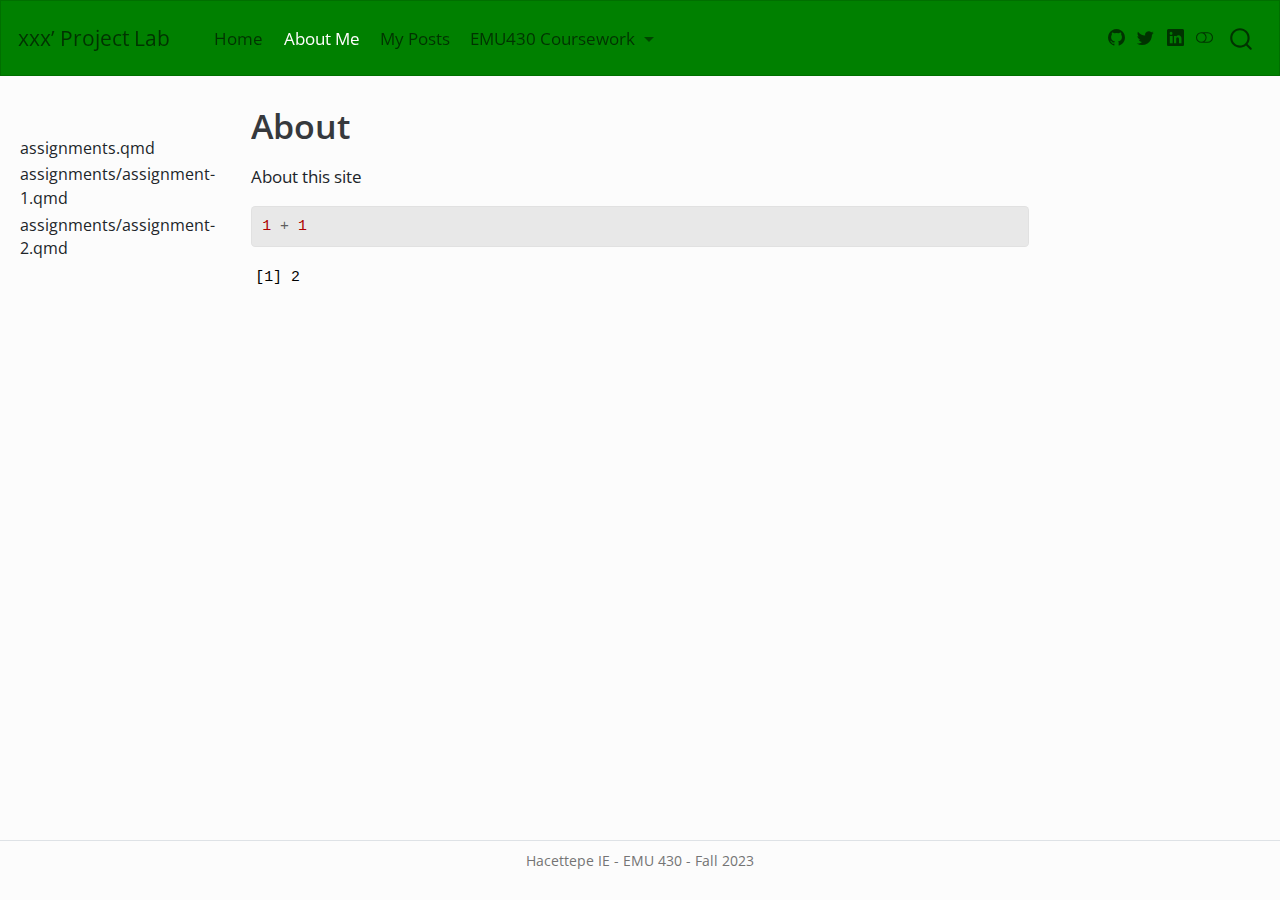
<file: docs/about.html>
<!DOCTYPE html>
<html xmlns="http://www.w3.org/1999/xhtml" lang="en" xml:lang="en"><head>

<meta charset="utf-8">
<meta name="generator" content="quarto-1.3.450">

<meta name="viewport" content="width=device-width, initial-scale=1.0, user-scalable=yes">


<title>xxx’ Project Lab - About</title>
<style>
code{white-space: pre-wrap;}
span.smallcaps{font-variant: small-caps;}
div.columns{display: flex; gap: min(4vw, 1.5em);}
div.column{flex: auto; overflow-x: auto;}
div.hanging-indent{margin-left: 1.5em; text-indent: -1.5em;}
ul.task-list{list-style: none;}
ul.task-list li input[type="checkbox"] {
  width: 0.8em;
  margin: 0 0.8em 0.2em -1em; /* quarto-specific, see https://github.com/quarto-dev/quarto-cli/issues/4556 */ 
  vertical-align: middle;
}
/* CSS for syntax highlighting */
pre > code.sourceCode { white-space: pre; position: relative; }
pre > code.sourceCode > span { display: inline-block; line-height: 1.25; }
pre > code.sourceCode > span:empty { height: 1.2em; }
.sourceCode { overflow: visible; }
code.sourceCode > span { color: inherit; text-decoration: inherit; }
div.sourceCode { margin: 1em 0; }
pre.sourceCode { margin: 0; }
@media screen {
div.sourceCode { overflow: auto; }
}
@media print {
pre > code.sourceCode { white-space: pre-wrap; }
pre > code.sourceCode > span { text-indent: -5em; padding-left: 5em; }
}
pre.numberSource code
  { counter-reset: source-line 0; }
pre.numberSource code > span
  { position: relative; left: -4em; counter-increment: source-line; }
pre.numberSource code > span > a:first-child::before
  { content: counter(source-line);
    position: relative; left: -1em; text-align: right; vertical-align: baseline;
    border: none; display: inline-block;
    -webkit-touch-callout: none; -webkit-user-select: none;
    -khtml-user-select: none; -moz-user-select: none;
    -ms-user-select: none; user-select: none;
    padding: 0 4px; width: 4em;
  }
pre.numberSource { margin-left: 3em;  padding-left: 4px; }
div.sourceCode
  {   }
@media screen {
pre > code.sourceCode > span > a:first-child::before { text-decoration: underline; }
}
</style>


<script src="site_libs/quarto-nav/quarto-nav.js"></script>
<script src="site_libs/quarto-nav/headroom.min.js"></script>
<script src="site_libs/clipboard/clipboard.min.js"></script>
<script src="site_libs/quarto-search/autocomplete.umd.js"></script>
<script src="site_libs/quarto-search/fuse.min.js"></script>
<script src="site_libs/quarto-search/quarto-search.js"></script>
<meta name="quarto:offset" content="./">
<script src="site_libs/quarto-html/quarto.js"></script>
<script src="site_libs/quarto-html/popper.min.js"></script>
<script src="site_libs/quarto-html/tippy.umd.min.js"></script>
<script src="site_libs/quarto-html/anchor.min.js"></script>
<link href="site_libs/quarto-html/tippy.css" rel="stylesheet">
<link href="site_libs/quarto-html/quarto-syntax-highlighting.css" rel="stylesheet" class="quarto-color-scheme" id="quarto-text-highlighting-styles">
<link href="site_libs/quarto-html/quarto-syntax-highlighting-dark.css" rel="prefetch" class="quarto-color-scheme quarto-color-alternate" id="quarto-text-highlighting-styles">
<script src="site_libs/bootstrap/bootstrap.min.js"></script>
<link href="site_libs/bootstrap/bootstrap-icons.css" rel="stylesheet">
<link href="site_libs/bootstrap/bootstrap.min.css" rel="stylesheet" class="quarto-color-scheme" id="quarto-bootstrap" data-mode="light">
<link href="site_libs/bootstrap/bootstrap-dark.min.css" rel="prefetch" class="quarto-color-scheme quarto-color-alternate" id="quarto-bootstrap" data-mode="dark">
<script id="quarto-search-options" type="application/json">{
  "location": "navbar",
  "copy-button": false,
  "collapse-after": 3,
  "panel-placement": "end",
  "type": "overlay",
  "limit": 20,
  "language": {
    "search-no-results-text": "No results",
    "search-matching-documents-text": "matching documents",
    "search-copy-link-title": "Copy link to search",
    "search-hide-matches-text": "Hide additional matches",
    "search-more-match-text": "more match in this document",
    "search-more-matches-text": "more matches in this document",
    "search-clear-button-title": "Clear",
    "search-detached-cancel-button-title": "Cancel",
    "search-submit-button-title": "Submit",
    "search-label": "Search"
  }
}</script>


<link rel="stylesheet" href="styles.css">
</head>

<body class="nav-sidebar docked nav-fixed">

<div id="quarto-search-results"></div>
  <header id="quarto-header" class="headroom fixed-top">
    <nav class="navbar navbar-expand-lg navbar-dark ">
      <div class="navbar-container container-fluid">
      <div class="navbar-brand-container">
    <a class="navbar-brand" href="./index.html">
    <span class="navbar-title">xxx’ Project Lab</span>
    </a>
  </div>
            <div id="quarto-search" class="" title="Search"></div>
          <button class="navbar-toggler" type="button" data-bs-toggle="collapse" data-bs-target="#navbarCollapse" aria-controls="navbarCollapse" aria-expanded="false" aria-label="Toggle navigation" onclick="if (window.quartoToggleHeadroom) { window.quartoToggleHeadroom(); }">
  <span class="navbar-toggler-icon"></span>
</button>
          <div class="collapse navbar-collapse" id="navbarCollapse">
            <ul class="navbar-nav navbar-nav-scroll me-auto">
  <li class="nav-item">
    <a class="nav-link" href="./index.html" rel="" target="">
 <span class="menu-text">Home</span></a>
  </li>  
  <li class="nav-item">
    <a class="nav-link active" href="./about.html" rel="" target="" aria-current="page">
 <span class="menu-text">About Me</span></a>
  </li>  
  <li class="nav-item">
    <a class="nav-link" href="./posts.qmd" rel="" target="">
 <span class="menu-text">My Posts</span></a>
  </li>  
  <li class="nav-item dropdown ">
    <a class="nav-link dropdown-toggle" href="#" id="nav-menu-emu430-coursework" role="button" data-bs-toggle="dropdown" aria-expanded="false" rel="" target="">
 <span class="menu-text">EMU430 Coursework</span>
    </a>
    <ul class="dropdown-menu" aria-labelledby="nav-menu-emu430-coursework">    
        <li>
    <a class="dropdown-item" href="./assignments.qmd" rel="" target="">
 <span class="dropdown-text">Assignments</span></a>
  </li>  
        <li>
    <a class="dropdown-item" href="./project.qmd" rel="" target="">
 <span class="dropdown-text">Project</span></a>
  </li>  
    </ul>
  </li>
</ul>
            <div class="quarto-navbar-tools ms-auto tools-wide">
    <a href="https://twitter.com" rel="" title="" class="quarto-navigation-tool px-1" aria-label=""><i class="bi bi-github"></i></a>
    <a href="https://twitter.com" rel="" title="" class="quarto-navigation-tool px-1" aria-label=""><i class="bi bi-twitter"></i></a>
    <a href="https://linkedin.com" rel="" title="" class="quarto-navigation-tool px-1" aria-label=""><i class="bi bi-linkedin"></i></a>
  <a href="" class="quarto-color-scheme-toggle quarto-navigation-tool  px-1" onclick="window.quartoToggleColorScheme(); return false;" title="Toggle dark mode"><i class="bi"></i></a>
</div>
          </div> <!-- /navcollapse -->
      </div> <!-- /container-fluid -->
    </nav>
  <nav class="quarto-secondary-nav">
    <div class="container-fluid d-flex">
      <button type="button" class="quarto-btn-toggle btn" data-bs-toggle="collapse" data-bs-target="#quarto-sidebar,#quarto-sidebar-glass" aria-controls="quarto-sidebar" aria-expanded="false" aria-label="Toggle sidebar navigation" onclick="if (window.quartoToggleHeadroom) { window.quartoToggleHeadroom(); }">
        <i class="bi bi-layout-text-sidebar-reverse"></i>
      </button>
      <nav class="quarto-page-breadcrumbs" aria-label="breadcrumb"><ol class="breadcrumb"><li class="breadcrumb-item">About</li></ol></nav>
      <a class="flex-grow-1" role="button" data-bs-toggle="collapse" data-bs-target="#quarto-sidebar,#quarto-sidebar-glass" aria-controls="quarto-sidebar" aria-expanded="false" aria-label="Toggle sidebar navigation" onclick="if (window.quartoToggleHeadroom) { window.quartoToggleHeadroom(); }">      
      </a>
      <button type="button" class="btn quarto-search-button" aria-label="" onclick="window.quartoOpenSearch();">
        <i class="bi bi-search"></i>
      </button>
    </div>
  </nav>
</header>
<!-- content -->
<div id="quarto-content" class="quarto-container page-columns page-rows-contents page-layout-article page-navbar">
<!-- sidebar -->
  <nav id="quarto-sidebar" class="sidebar collapse collapse-horizontal sidebar-navigation docked overflow-auto">
        <div class="mt-2 flex-shrink-0 align-items-center">
        <div class="sidebar-search">
        <div id="quarto-search" class="" title="Search"></div>
        </div>
        </div>
    <div class="sidebar-menu-container"> 
    <ul class="list-unstyled mt-1">
        <li class="sidebar-item">
 <span class="menu-text">assignments.qmd</span>
  </li>
        <li class="sidebar-item">
 <span class="menu-text">assignments/assignment-1.qmd</span>
  </li>
        <li class="sidebar-item">
 <span class="menu-text">assignments/assignment-2.qmd</span>
  </li>
    </ul>
    </div>
    
</nav>
<div id="quarto-sidebar-glass" data-bs-toggle="collapse" data-bs-target="#quarto-sidebar,#quarto-sidebar-glass"></div>
<!-- margin-sidebar -->
    <div id="quarto-margin-sidebar" class="sidebar margin-sidebar">
    </div>
<!-- main -->
<main class="content" id="quarto-document-content">

<header id="title-block-header" class="quarto-title-block default">
<div class="quarto-title">
<h1 class="title">About</h1>
</div>



<div class="quarto-title-meta">

    
  
    
  </div>
  

</header>

<p>About this site</p>
<div class="cell">
<div class="sourceCode cell-code" id="cb1"><pre class="sourceCode r code-with-copy"><code class="sourceCode r"><span id="cb1-1"><a href="#cb1-1" aria-hidden="true" tabindex="-1"></a><span class="dv">1</span> <span class="sc">+</span> <span class="dv">1</span></span></code><button title="Copy to Clipboard" class="code-copy-button"><i class="bi"></i></button></pre></div>
<div class="cell-output cell-output-stdout">
<pre><code>[1] 2</code></pre>
</div>
</div>



<a onclick="window.scrollTo(0, 0); return false;" role="button" id="quarto-back-to-top"><i class="bi bi-arrow-up"></i> Back to top</a></main> <!-- /main -->
<script id="quarto-html-after-body" type="application/javascript">
window.document.addEventListener("DOMContentLoaded", function (event) {
  const toggleBodyColorMode = (bsSheetEl) => {
    const mode = bsSheetEl.getAttribute("data-mode");
    const bodyEl = window.document.querySelector("body");
    if (mode === "dark") {
      bodyEl.classList.add("quarto-dark");
      bodyEl.classList.remove("quarto-light");
    } else {
      bodyEl.classList.add("quarto-light");
      bodyEl.classList.remove("quarto-dark");
    }
  }
  const toggleBodyColorPrimary = () => {
    const bsSheetEl = window.document.querySelector("link#quarto-bootstrap");
    if (bsSheetEl) {
      toggleBodyColorMode(bsSheetEl);
    }
  }
  toggleBodyColorPrimary();  
  const disableStylesheet = (stylesheets) => {
    for (let i=0; i < stylesheets.length; i++) {
      const stylesheet = stylesheets[i];
      stylesheet.rel = 'prefetch';
    }
  }
  const enableStylesheet = (stylesheets) => {
    for (let i=0; i < stylesheets.length; i++) {
      const stylesheet = stylesheets[i];
      stylesheet.rel = 'stylesheet';
    }
  }
  const manageTransitions = (selector, allowTransitions) => {
    const els = window.document.querySelectorAll(selector);
    for (let i=0; i < els.length; i++) {
      const el = els[i];
      if (allowTransitions) {
        el.classList.remove('notransition');
      } else {
        el.classList.add('notransition');
      }
    }
  }
  const toggleColorMode = (alternate) => {
    // Switch the stylesheets
    const alternateStylesheets = window.document.querySelectorAll('link.quarto-color-scheme.quarto-color-alternate');
    manageTransitions('#quarto-margin-sidebar .nav-link', false);
    if (alternate) {
      enableStylesheet(alternateStylesheets);
      for (const sheetNode of alternateStylesheets) {
        if (sheetNode.id === "quarto-bootstrap") {
          toggleBodyColorMode(sheetNode);
        }
      }
    } else {
      disableStylesheet(alternateStylesheets);
      toggleBodyColorPrimary();
    }
    manageTransitions('#quarto-margin-sidebar .nav-link', true);
    // Switch the toggles
    const toggles = window.document.querySelectorAll('.quarto-color-scheme-toggle');
    for (let i=0; i < toggles.length; i++) {
      const toggle = toggles[i];
      if (toggle) {
        if (alternate) {
          toggle.classList.add("alternate");     
        } else {
          toggle.classList.remove("alternate");
        }
      }
    }
    // Hack to workaround the fact that safari doesn't
    // properly recolor the scrollbar when toggling (#1455)
    if (navigator.userAgent.indexOf('Safari') > 0 && navigator.userAgent.indexOf('Chrome') == -1) {
      manageTransitions("body", false);
      window.scrollTo(0, 1);
      setTimeout(() => {
        window.scrollTo(0, 0);
        manageTransitions("body", true);
      }, 40);  
    }
  }
  const isFileUrl = () => { 
    return window.location.protocol === 'file:';
  }
  const hasAlternateSentinel = () => {  
    let styleSentinel = getColorSchemeSentinel();
    if (styleSentinel !== null) {
      return styleSentinel === "alternate";
    } else {
      return false;
    }
  }
  const setStyleSentinel = (alternate) => {
    const value = alternate ? "alternate" : "default";
    if (!isFileUrl()) {
      window.localStorage.setItem("quarto-color-scheme", value);
    } else {
      localAlternateSentinel = value;
    }
  }
  const getColorSchemeSentinel = () => {
    if (!isFileUrl()) {
      const storageValue = window.localStorage.getItem("quarto-color-scheme");
      return storageValue != null ? storageValue : localAlternateSentinel;
    } else {
      return localAlternateSentinel;
    }
  }
  let localAlternateSentinel = 'default';
  // Dark / light mode switch
  window.quartoToggleColorScheme = () => {
    // Read the current dark / light value 
    let toAlternate = !hasAlternateSentinel();
    toggleColorMode(toAlternate);
    setStyleSentinel(toAlternate);
  };
  // Ensure there is a toggle, if there isn't float one in the top right
  if (window.document.querySelector('.quarto-color-scheme-toggle') === null) {
    const a = window.document.createElement('a');
    a.classList.add('top-right');
    a.classList.add('quarto-color-scheme-toggle');
    a.href = "";
    a.onclick = function() { try { window.quartoToggleColorScheme(); } catch {} return false; };
    const i = window.document.createElement("i");
    i.classList.add('bi');
    a.appendChild(i);
    window.document.body.appendChild(a);
  }
  // Switch to dark mode if need be
  if (hasAlternateSentinel()) {
    toggleColorMode(true);
  } else {
    toggleColorMode(false);
  }
  const icon = "";
  const anchorJS = new window.AnchorJS();
  anchorJS.options = {
    placement: 'right',
    icon: icon
  };
  anchorJS.add('.anchored');
  const isCodeAnnotation = (el) => {
    for (const clz of el.classList) {
      if (clz.startsWith('code-annotation-')) {                     
        return true;
      }
    }
    return false;
  }
  const clipboard = new window.ClipboardJS('.code-copy-button', {
    text: function(trigger) {
      const codeEl = trigger.previousElementSibling.cloneNode(true);
      for (const childEl of codeEl.children) {
        if (isCodeAnnotation(childEl)) {
          childEl.remove();
        }
      }
      return codeEl.innerText;
    }
  });
  clipboard.on('success', function(e) {
    // button target
    const button = e.trigger;
    // don't keep focus
    button.blur();
    // flash "checked"
    button.classList.add('code-copy-button-checked');
    var currentTitle = button.getAttribute("title");
    button.setAttribute("title", "Copied!");
    let tooltip;
    if (window.bootstrap) {
      button.setAttribute("data-bs-toggle", "tooltip");
      button.setAttribute("data-bs-placement", "left");
      button.setAttribute("data-bs-title", "Copied!");
      tooltip = new bootstrap.Tooltip(button, 
        { trigger: "manual", 
          customClass: "code-copy-button-tooltip",
          offset: [0, -8]});
      tooltip.show();    
    }
    setTimeout(function() {
      if (tooltip) {
        tooltip.hide();
        button.removeAttribute("data-bs-title");
        button.removeAttribute("data-bs-toggle");
        button.removeAttribute("data-bs-placement");
      }
      button.setAttribute("title", currentTitle);
      button.classList.remove('code-copy-button-checked');
    }, 1000);
    // clear code selection
    e.clearSelection();
  });
  function tippyHover(el, contentFn) {
    const config = {
      allowHTML: true,
      content: contentFn,
      maxWidth: 500,
      delay: 100,
      arrow: false,
      appendTo: function(el) {
          return el.parentElement;
      },
      interactive: true,
      interactiveBorder: 10,
      theme: 'quarto',
      placement: 'bottom-start'
    };
    window.tippy(el, config); 
  }
  const noterefs = window.document.querySelectorAll('a[role="doc-noteref"]');
  for (var i=0; i<noterefs.length; i++) {
    const ref = noterefs[i];
    tippyHover(ref, function() {
      // use id or data attribute instead here
      let href = ref.getAttribute('data-footnote-href') || ref.getAttribute('href');
      try { href = new URL(href).hash; } catch {}
      const id = href.replace(/^#\/?/, "");
      const note = window.document.getElementById(id);
      return note.innerHTML;
    });
  }
      let selectedAnnoteEl;
      const selectorForAnnotation = ( cell, annotation) => {
        let cellAttr = 'data-code-cell="' + cell + '"';
        let lineAttr = 'data-code-annotation="' +  annotation + '"';
        const selector = 'span[' + cellAttr + '][' + lineAttr + ']';
        return selector;
      }
      const selectCodeLines = (annoteEl) => {
        const doc = window.document;
        const targetCell = annoteEl.getAttribute("data-target-cell");
        const targetAnnotation = annoteEl.getAttribute("data-target-annotation");
        const annoteSpan = window.document.querySelector(selectorForAnnotation(targetCell, targetAnnotation));
        const lines = annoteSpan.getAttribute("data-code-lines").split(",");
        const lineIds = lines.map((line) => {
          return targetCell + "-" + line;
        })
        let top = null;
        let height = null;
        let parent = null;
        if (lineIds.length > 0) {
            //compute the position of the single el (top and bottom and make a div)
            const el = window.document.getElementById(lineIds[0]);
            top = el.offsetTop;
            height = el.offsetHeight;
            parent = el.parentElement.parentElement;
          if (lineIds.length > 1) {
            const lastEl = window.document.getElementById(lineIds[lineIds.length - 1]);
            const bottom = lastEl.offsetTop + lastEl.offsetHeight;
            height = bottom - top;
          }
          if (top !== null && height !== null && parent !== null) {
            // cook up a div (if necessary) and position it 
            let div = window.document.getElementById("code-annotation-line-highlight");
            if (div === null) {
              div = window.document.createElement("div");
              div.setAttribute("id", "code-annotation-line-highlight");
              div.style.position = 'absolute';
              parent.appendChild(div);
            }
            div.style.top = top - 2 + "px";
            div.style.height = height + 4 + "px";
            let gutterDiv = window.document.getElementById("code-annotation-line-highlight-gutter");
            if (gutterDiv === null) {
              gutterDiv = window.document.createElement("div");
              gutterDiv.setAttribute("id", "code-annotation-line-highlight-gutter");
              gutterDiv.style.position = 'absolute';
              const codeCell = window.document.getElementById(targetCell);
              const gutter = codeCell.querySelector('.code-annotation-gutter');
              gutter.appendChild(gutterDiv);
            }
            gutterDiv.style.top = top - 2 + "px";
            gutterDiv.style.height = height + 4 + "px";
          }
          selectedAnnoteEl = annoteEl;
        }
      };
      const unselectCodeLines = () => {
        const elementsIds = ["code-annotation-line-highlight", "code-annotation-line-highlight-gutter"];
        elementsIds.forEach((elId) => {
          const div = window.document.getElementById(elId);
          if (div) {
            div.remove();
          }
        });
        selectedAnnoteEl = undefined;
      };
      // Attach click handler to the DT
      const annoteDls = window.document.querySelectorAll('dt[data-target-cell]');
      for (const annoteDlNode of annoteDls) {
        annoteDlNode.addEventListener('click', (event) => {
          const clickedEl = event.target;
          if (clickedEl !== selectedAnnoteEl) {
            unselectCodeLines();
            const activeEl = window.document.querySelector('dt[data-target-cell].code-annotation-active');
            if (activeEl) {
              activeEl.classList.remove('code-annotation-active');
            }
            selectCodeLines(clickedEl);
            clickedEl.classList.add('code-annotation-active');
          } else {
            // Unselect the line
            unselectCodeLines();
            clickedEl.classList.remove('code-annotation-active');
          }
        });
      }
  const findCites = (el) => {
    const parentEl = el.parentElement;
    if (parentEl) {
      const cites = parentEl.dataset.cites;
      if (cites) {
        return {
          el,
          cites: cites.split(' ')
        };
      } else {
        return findCites(el.parentElement)
      }
    } else {
      return undefined;
    }
  };
  var bibliorefs = window.document.querySelectorAll('a[role="doc-biblioref"]');
  for (var i=0; i<bibliorefs.length; i++) {
    const ref = bibliorefs[i];
    const citeInfo = findCites(ref);
    if (citeInfo) {
      tippyHover(citeInfo.el, function() {
        var popup = window.document.createElement('div');
        citeInfo.cites.forEach(function(cite) {
          var citeDiv = window.document.createElement('div');
          citeDiv.classList.add('hanging-indent');
          citeDiv.classList.add('csl-entry');
          var biblioDiv = window.document.getElementById('ref-' + cite);
          if (biblioDiv) {
            citeDiv.innerHTML = biblioDiv.innerHTML;
          }
          popup.appendChild(citeDiv);
        });
        return popup.innerHTML;
      });
    }
  }
});
</script>
</div> <!-- /content -->
<footer class="footer">
  <div class="nav-footer">
    <div class="nav-footer-left">
      &nbsp;
    </div>   
    <div class="nav-footer-center">Hacettepe IE - EMU 430 - Fall 2023</div>
    <div class="nav-footer-right">
      &nbsp;
    </div>
  </div>
</footer>



</body></html>
</file>
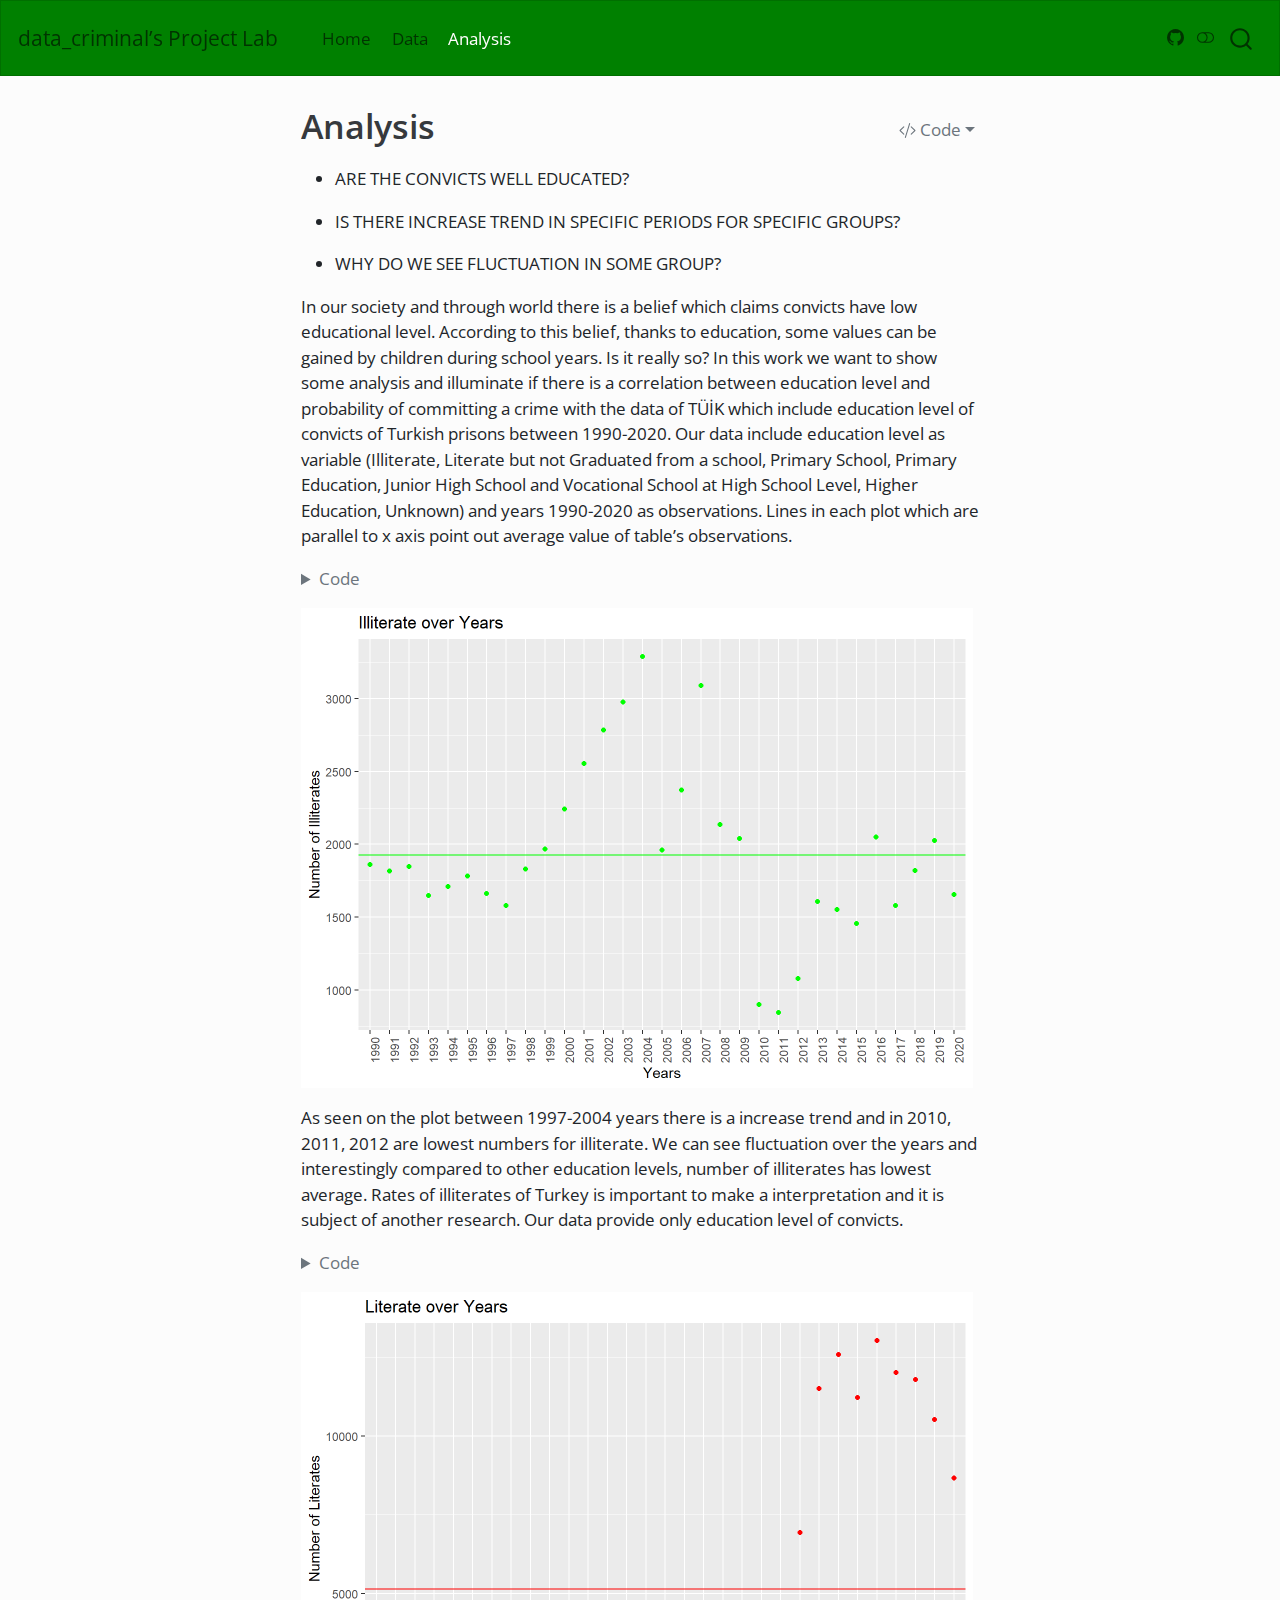
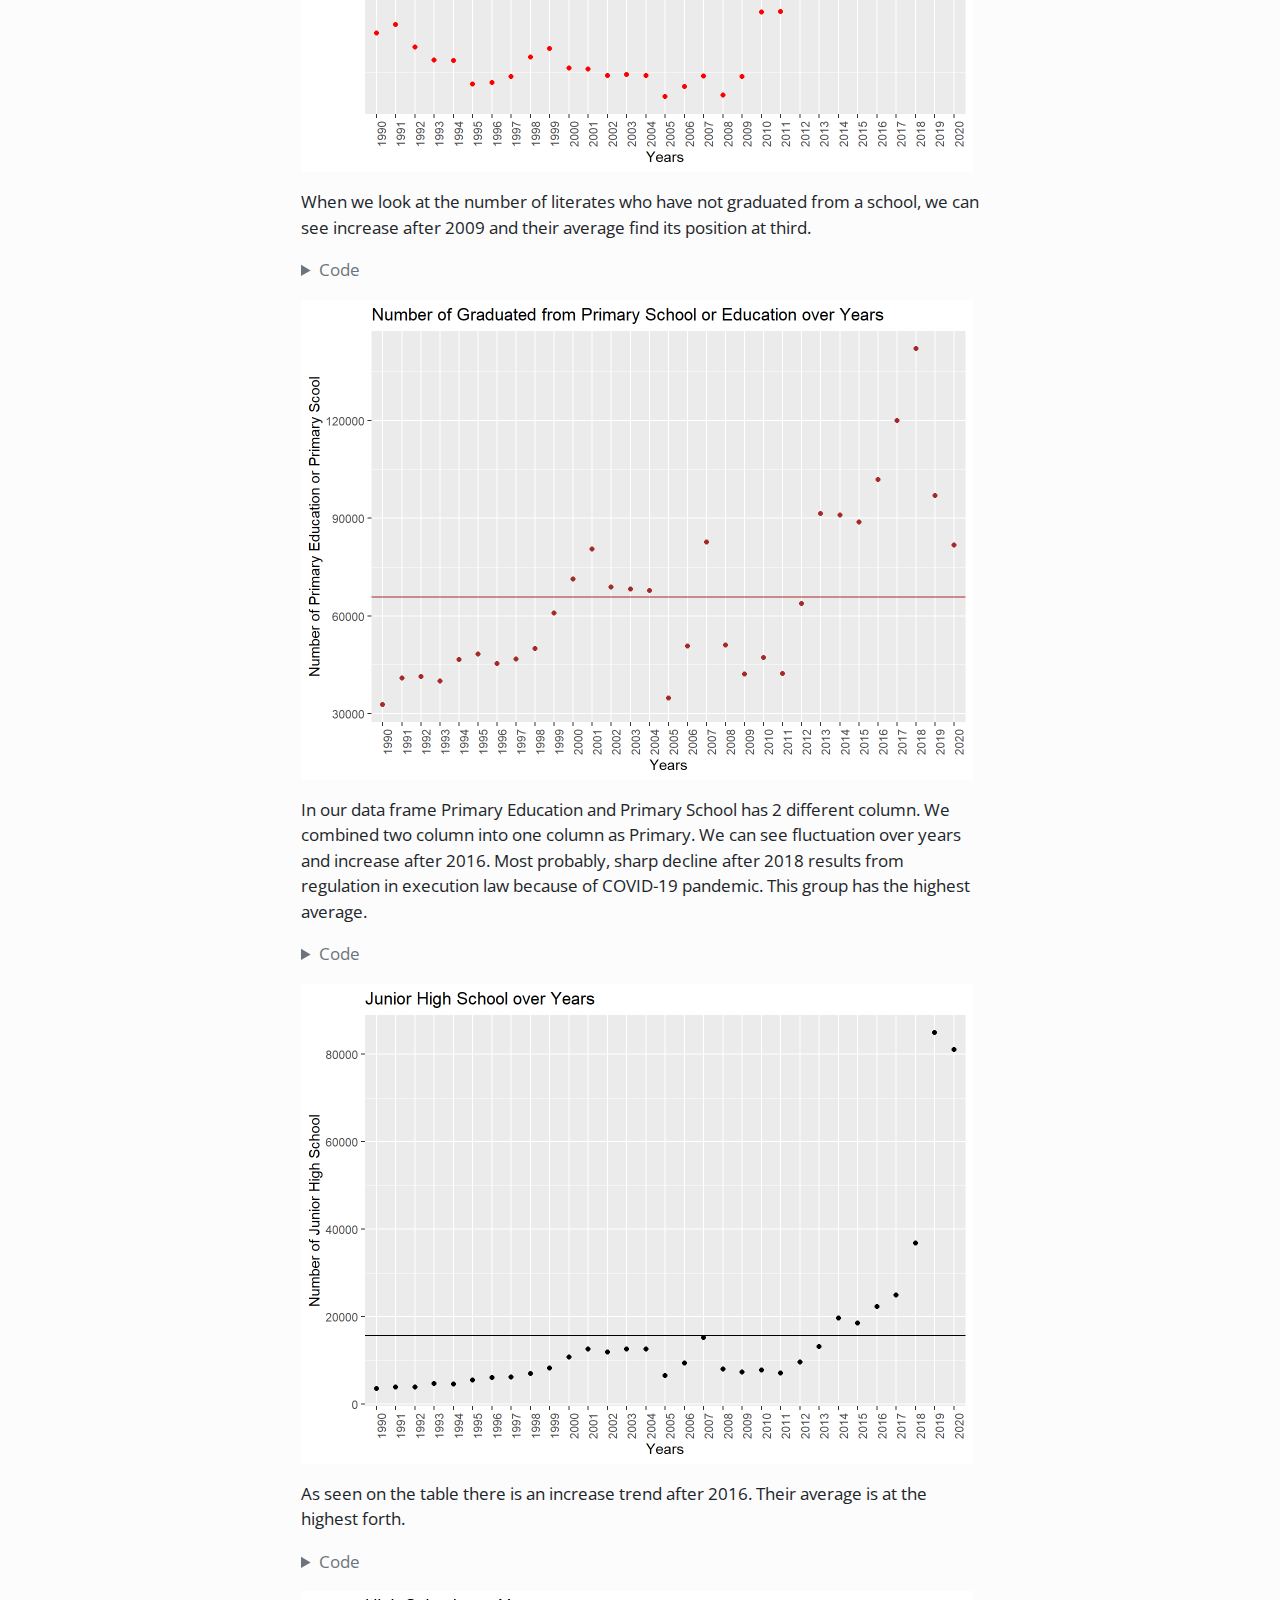
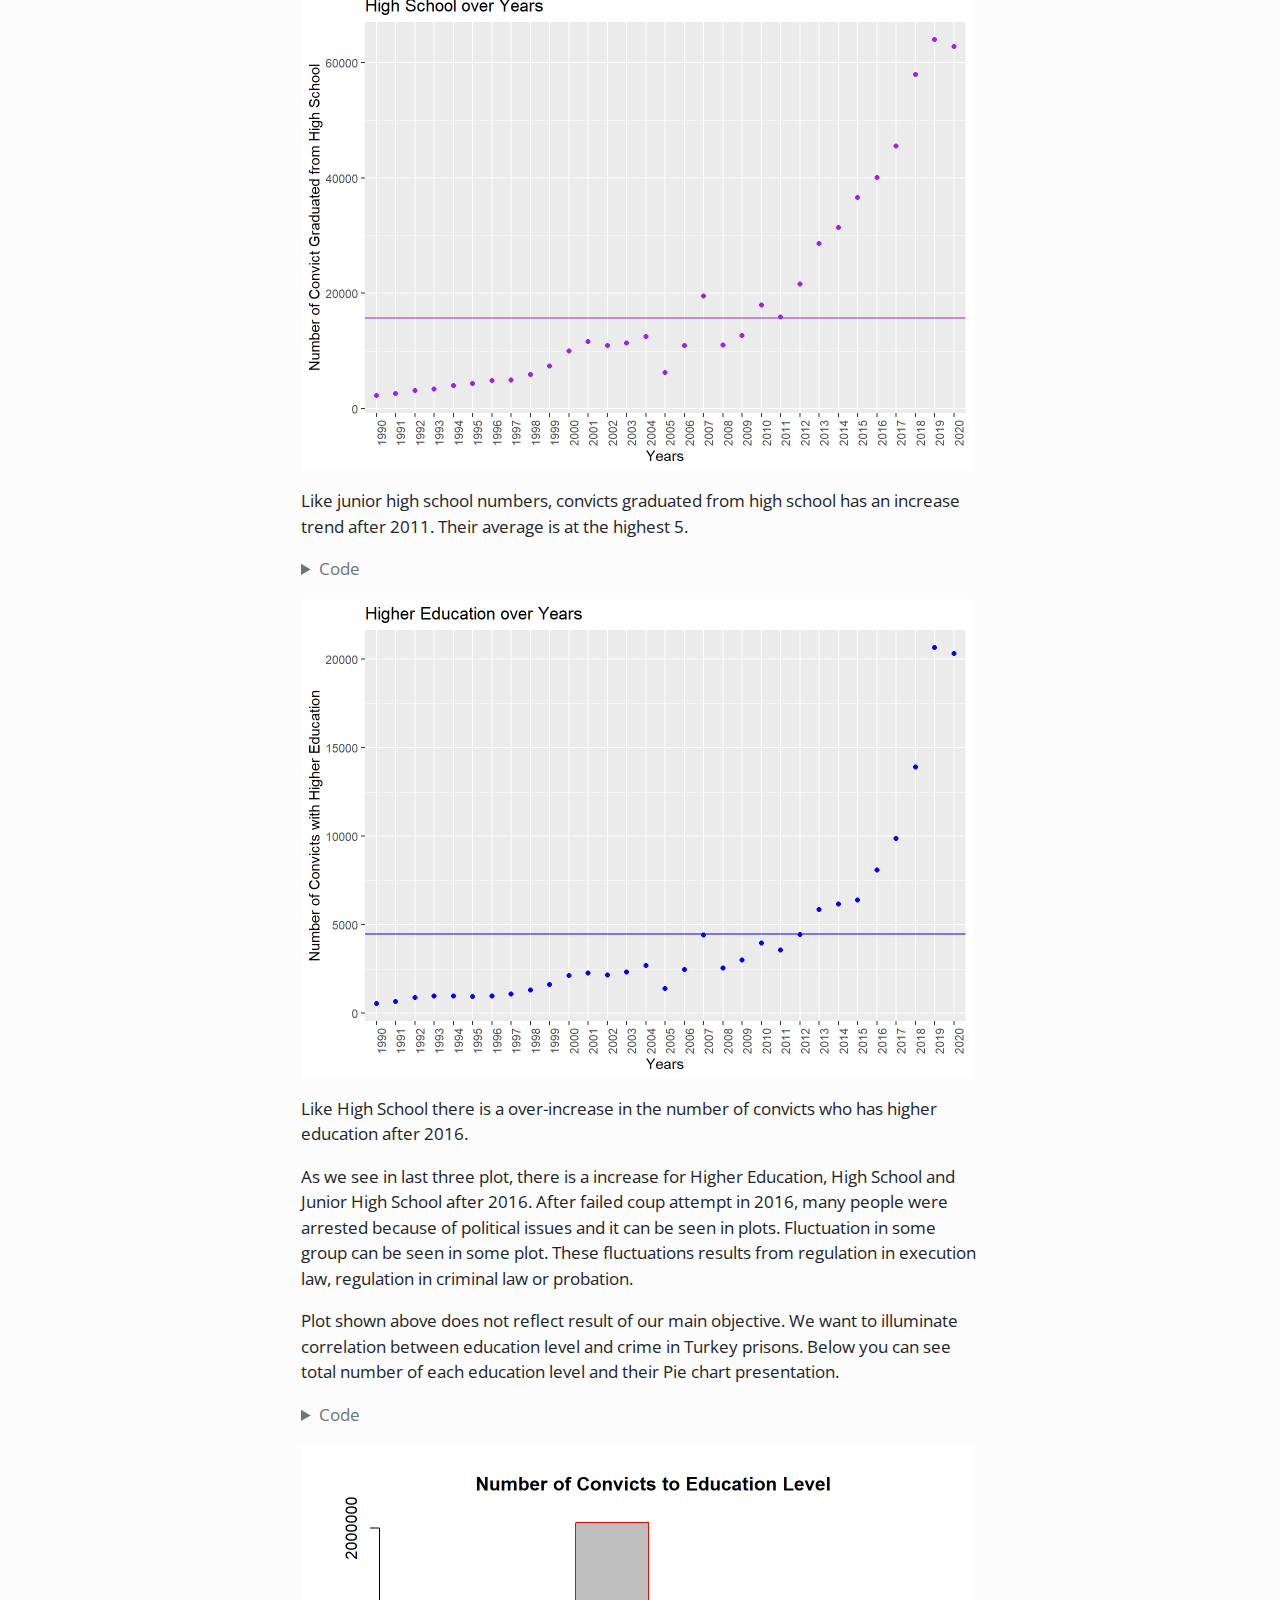
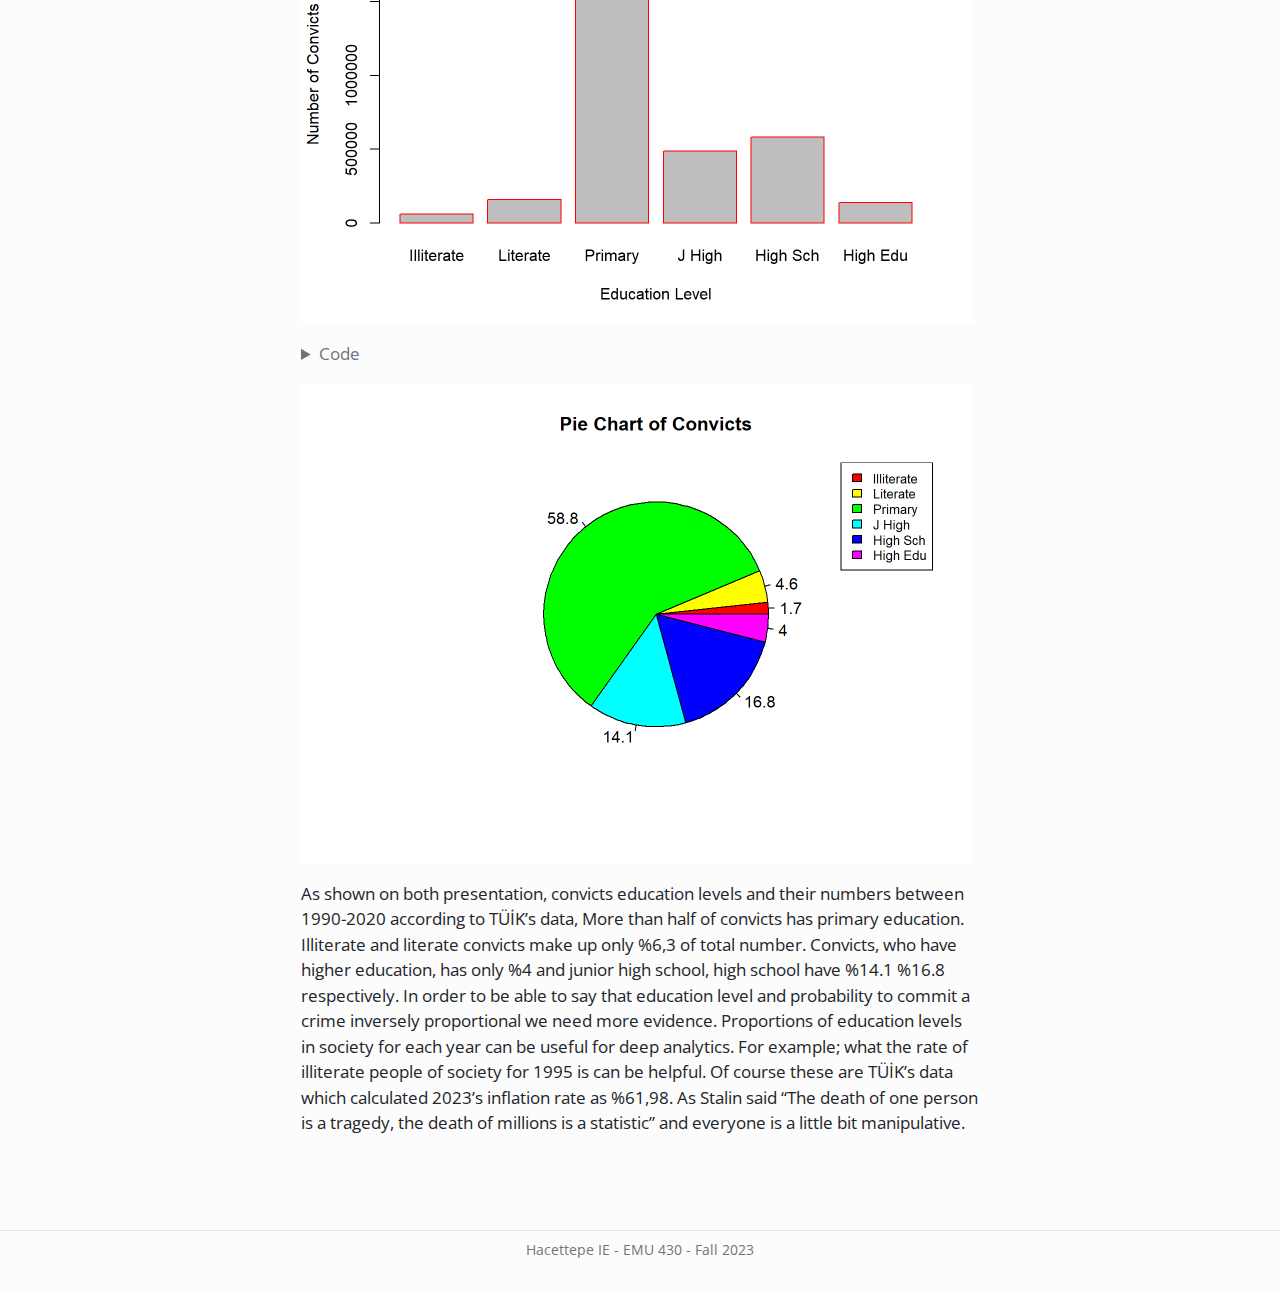
<file: docs/analysis.html>
<!DOCTYPE html>
<html xmlns="http://www.w3.org/1999/xhtml" lang="en" xml:lang="en"><head>

<meta charset="utf-8">
<meta name="generator" content="quarto-1.3.450">

<meta name="viewport" content="width=device-width, initial-scale=1.0, user-scalable=yes">


<title>data_criminal’s Project Lab - Analysis</title>
<style>
code{white-space: pre-wrap;}
span.smallcaps{font-variant: small-caps;}
div.columns{display: flex; gap: min(4vw, 1.5em);}
div.column{flex: auto; overflow-x: auto;}
div.hanging-indent{margin-left: 1.5em; text-indent: -1.5em;}
ul.task-list{list-style: none;}
ul.task-list li input[type="checkbox"] {
  width: 0.8em;
  margin: 0 0.8em 0.2em -1em; /* quarto-specific, see https://github.com/quarto-dev/quarto-cli/issues/4556 */ 
  vertical-align: middle;
}
/* CSS for syntax highlighting */
pre > code.sourceCode { white-space: pre; position: relative; }
pre > code.sourceCode > span { display: inline-block; line-height: 1.25; }
pre > code.sourceCode > span:empty { height: 1.2em; }
.sourceCode { overflow: visible; }
code.sourceCode > span { color: inherit; text-decoration: inherit; }
div.sourceCode { margin: 1em 0; }
pre.sourceCode { margin: 0; }
@media screen {
div.sourceCode { overflow: auto; }
}
@media print {
pre > code.sourceCode { white-space: pre-wrap; }
pre > code.sourceCode > span { text-indent: -5em; padding-left: 5em; }
}
pre.numberSource code
  { counter-reset: source-line 0; }
pre.numberSource code > span
  { position: relative; left: -4em; counter-increment: source-line; }
pre.numberSource code > span > a:first-child::before
  { content: counter(source-line);
    position: relative; left: -1em; text-align: right; vertical-align: baseline;
    border: none; display: inline-block;
    -webkit-touch-callout: none; -webkit-user-select: none;
    -khtml-user-select: none; -moz-user-select: none;
    -ms-user-select: none; user-select: none;
    padding: 0 4px; width: 4em;
  }
pre.numberSource { margin-left: 3em;  padding-left: 4px; }
div.sourceCode
  {   }
@media screen {
pre > code.sourceCode > span > a:first-child::before { text-decoration: underline; }
}
</style>


<script src="site_libs/quarto-nav/quarto-nav.js"></script>
<script src="site_libs/quarto-nav/headroom.min.js"></script>
<script src="site_libs/clipboard/clipboard.min.js"></script>
<script src="site_libs/quarto-search/autocomplete.umd.js"></script>
<script src="site_libs/quarto-search/fuse.min.js"></script>
<script src="site_libs/quarto-search/quarto-search.js"></script>
<meta name="quarto:offset" content="./">
<script src="site_libs/quarto-html/quarto.js"></script>
<script src="site_libs/quarto-html/popper.min.js"></script>
<script src="site_libs/quarto-html/tippy.umd.min.js"></script>
<script src="site_libs/quarto-html/anchor.min.js"></script>
<link href="site_libs/quarto-html/tippy.css" rel="stylesheet">
<link href="site_libs/quarto-html/quarto-syntax-highlighting.css" rel="stylesheet" class="quarto-color-scheme" id="quarto-text-highlighting-styles">
<link href="site_libs/quarto-html/quarto-syntax-highlighting-dark.css" rel="prefetch" class="quarto-color-scheme quarto-color-alternate" id="quarto-text-highlighting-styles">
<script src="site_libs/bootstrap/bootstrap.min.js"></script>
<link href="site_libs/bootstrap/bootstrap-icons.css" rel="stylesheet">
<link href="site_libs/bootstrap/bootstrap.min.css" rel="stylesheet" class="quarto-color-scheme" id="quarto-bootstrap" data-mode="light">
<link href="site_libs/bootstrap/bootstrap-dark.min.css" rel="prefetch" class="quarto-color-scheme quarto-color-alternate" id="quarto-bootstrap" data-mode="dark">
<script id="quarto-search-options" type="application/json">{
  "location": "navbar",
  "copy-button": false,
  "collapse-after": 3,
  "panel-placement": "end",
  "type": "overlay",
  "limit": 20,
  "language": {
    "search-no-results-text": "No results",
    "search-matching-documents-text": "matching documents",
    "search-copy-link-title": "Copy link to search",
    "search-hide-matches-text": "Hide additional matches",
    "search-more-match-text": "more match in this document",
    "search-more-matches-text": "more matches in this document",
    "search-clear-button-title": "Clear",
    "search-detached-cancel-button-title": "Cancel",
    "search-submit-button-title": "Submit",
    "search-label": "Search"
  }
}</script>


<link rel="stylesheet" href="styles.css">
</head>

<body class="floating nav-fixed">

<div id="quarto-search-results"></div>
  <header id="quarto-header" class="headroom fixed-top">
    <nav class="navbar navbar-expand-lg navbar-dark ">
      <div class="navbar-container container-fluid">
      <div class="navbar-brand-container">
    <a class="navbar-brand" href="./index.html">
    <span class="navbar-title">data_criminal’s Project Lab</span>
    </a>
  </div>
            <div id="quarto-search" class="" title="Search"></div>
          <button class="navbar-toggler" type="button" data-bs-toggle="collapse" data-bs-target="#navbarCollapse" aria-controls="navbarCollapse" aria-expanded="false" aria-label="Toggle navigation" onclick="if (window.quartoToggleHeadroom) { window.quartoToggleHeadroom(); }">
  <span class="navbar-toggler-icon"></span>
</button>
          <div class="collapse navbar-collapse" id="navbarCollapse">
            <ul class="navbar-nav navbar-nav-scroll me-auto">
  <li class="nav-item">
    <a class="nav-link" href="./index.html" rel="" target="">
 <span class="menu-text">Home</span></a>
  </li>  
  <li class="nav-item">
    <a class="nav-link" href="./data.html" rel="" target="">
 <span class="menu-text">Data</span></a>
  </li>  
  <li class="nav-item">
    <a class="nav-link active" href="./analysis.html" rel="" target="" aria-current="page">
 <span class="menu-text">Analysis</span></a>
  </li>  
</ul>
            <div class="quarto-navbar-tools ms-auto">
    <a href="https://github.com/emu-hacettepe-analytics/emu430-fall2023-team-data_criminals" rel="" title="" class="quarto-navigation-tool px-1" aria-label=""><i class="bi bi-github"></i></a>
  <a href="" class="quarto-color-scheme-toggle quarto-navigation-tool  px-1" onclick="window.quartoToggleColorScheme(); return false;" title="Toggle dark mode"><i class="bi"></i></a>
</div>
          </div> <!-- /navcollapse -->
      </div> <!-- /container-fluid -->
    </nav>
</header>
<!-- content -->
<div id="quarto-content" class="quarto-container page-columns page-rows-contents page-layout-article page-navbar">
<!-- sidebar -->
  <nav id="quarto-sidebar" class="sidebar collapse collapse-horizontal sidebar-navigation floating overflow-auto">
    
</nav>
<div id="quarto-sidebar-glass" data-bs-toggle="collapse" data-bs-target="#quarto-sidebar,#quarto-sidebar-glass"></div>
<!-- margin-sidebar -->
    <div id="quarto-margin-sidebar" class="sidebar margin-sidebar">
    </div>
<!-- main -->
<main class="content" id="quarto-document-content">

<header id="title-block-header" class="quarto-title-block default">
<div class="quarto-title">
<div class="quarto-title-block"><div><h1 class="title">Analysis</h1><button type="button" class="btn code-tools-button dropdown-toggle" id="quarto-code-tools-menu" data-bs-toggle="dropdown" aria-expanded="false"><i class="bi"></i> Code</button><ul class="dropdown-menu dropdown-menu-end" aria-labelelledby="quarto-code-tools-menu"><li><a id="quarto-show-all-code" class="dropdown-item" href="javascript:void(0)" role="button">Show All Code</a></li><li><a id="quarto-hide-all-code" class="dropdown-item" href="javascript:void(0)" role="button">Hide All Code</a></li><li><hr class="dropdown-divider"></li><li><a id="quarto-view-source" class="dropdown-item" href="javascript:void(0)" role="button">View Source</a></li></ul></div></div>
</div>



<div class="quarto-title-meta">

    
  
    
  </div>
  

</header>

<ul>
<li><p>ARE THE CONVICTS WELL EDUCATED?</p></li>
<li><p>IS THERE INCREASE TREND IN SPECIFIC PERIODS FOR SPECIFIC GROUPS?</p></li>
<li><p>WHY DO WE SEE FLUCTUATION IN SOME GROUP?</p></li>
</ul>
<p>In our society and through world there is a belief which claims convicts have low educational level. According to this belief, thanks to education, some values can be gained by children during school years. Is it really so? In this work we want to show some analysis and illuminate if there is a correlation between education level and probability of committing a crime with the data of TÜİK which include education level of convicts of Turkish prisons between 1990-2020. Our data include education level as variable (Illiterate, Literate but not Graduated from a school, Primary School, Primary Education, Junior High School and Vocational School at High School Level, Higher Education, Unknown) and years 1990-2020 as observations. Lines in each plot which are parallel to x axis point out average value of table’s observations.</p>
<div class="cell">
<details>
<summary>Code</summary>
<div class="sourceCode cell-code" id="cb1"><pre class="sourceCode r code-with-copy"><code class="sourceCode r"><span id="cb1-1"><a href="#cb1-1" aria-hidden="true" tabindex="-1"></a><span class="fu">library</span>(tidyverse)</span>
<span id="cb1-2"><a href="#cb1-2" aria-hidden="true" tabindex="-1"></a><span class="fu">load</span>(<span class="st">"~/Github/emu430-fall2023-team-data_criminals/data_criminals.RData"</span>)</span>
<span id="cb1-3"><a href="#cb1-3" aria-hidden="true" tabindex="-1"></a>average_illiterate<span class="ot">=</span><span class="fu">mean</span>(data_criminals<span class="sc">$</span>Illiterate)</span>
<span id="cb1-4"><a href="#cb1-4" aria-hidden="true" tabindex="-1"></a><span class="fu">ggplot</span>(data_criminals,<span class="fu">aes</span>(...<span class="dv">1</span>,Illiterate))<span class="sc">+</span></span>
<span id="cb1-5"><a href="#cb1-5" aria-hidden="true" tabindex="-1"></a>  <span class="fu">geom_point</span>(<span class="at">color=</span><span class="st">"green"</span>)<span class="sc">+</span></span>
<span id="cb1-6"><a href="#cb1-6" aria-hidden="true" tabindex="-1"></a>  <span class="fu">theme</span>(<span class="at">axis.text.x =</span> <span class="fu">element_text</span>(<span class="at">angle =</span> <span class="dv">90</span>, <span class="at">hjust =</span> <span class="dv">1</span>))<span class="sc">+</span></span>
<span id="cb1-7"><a href="#cb1-7" aria-hidden="true" tabindex="-1"></a>  <span class="fu">labs</span>(<span class="at">title =</span> <span class="st">"Illiterate over Years"</span>, <span class="at">x =</span> <span class="st">"Years"</span>, <span class="at">y =</span> <span class="st">"Number of Illiterates"</span>)<span class="sc">+</span></span>
<span id="cb1-8"><a href="#cb1-8" aria-hidden="true" tabindex="-1"></a>  <span class="fu">geom_hline</span>(<span class="at">yintercept =</span> average_illiterate, <span class="at">col =</span> <span class="st">"green"</span>)</span></code><button title="Copy to Clipboard" class="code-copy-button"><i class="bi"></i></button></pre></div>
</details>
<div class="cell-output-display">
<p><img src="analysis_files/figure-html/unnamed-chunk-1-1.png" class="img-fluid" width="672"></p>
</div>
</div>
<p>As seen on the plot between 1997-2004 years there is a increase trend and in 2010, 2011, 2012 are lowest numbers for illiterate. We can see fluctuation over the years and interestingly compared to other education levels, number of illiterates has lowest average. Rates of illiterates of Turkey is important to make a interpretation and it is subject of another research. Our data provide only education level of convicts.</p>
<div class="cell">
<details>
<summary>Code</summary>
<div class="sourceCode cell-code" id="cb2"><pre class="sourceCode r code-with-copy"><code class="sourceCode r"><span id="cb2-1"><a href="#cb2-1" aria-hidden="true" tabindex="-1"></a>average_literates<span class="ot">=</span><span class="fu">mean</span>(data_criminals<span class="sc">$</span><span class="st">`</span><span class="at">Literate but not Graduated from a School</span><span class="st">`</span>)</span>
<span id="cb2-2"><a href="#cb2-2" aria-hidden="true" tabindex="-1"></a><span class="fu">ggplot</span>(data_criminals,<span class="fu">aes</span>(...<span class="dv">1</span>,data_criminals<span class="sc">$</span><span class="st">`</span><span class="at">Literate but not Graduated from a School</span><span class="st">`</span> ))<span class="sc">+</span></span>
<span id="cb2-3"><a href="#cb2-3" aria-hidden="true" tabindex="-1"></a>  <span class="fu">geom_point</span>(<span class="at">color=</span><span class="st">"red"</span>)<span class="sc">+</span><span class="fu">theme</span>(<span class="at">axis.text.x =</span> <span class="fu">element_text</span>(<span class="at">angle =</span> <span class="dv">90</span>, <span class="at">hjust =</span> <span class="dv">1</span>))<span class="sc">+</span></span>
<span id="cb2-4"><a href="#cb2-4" aria-hidden="true" tabindex="-1"></a>  <span class="fu">labs</span>(<span class="at">title =</span> <span class="st">"Literate over Years"</span>, <span class="at">x =</span> <span class="st">"Years"</span>, <span class="at">y =</span> <span class="st">"Number of Literates"</span>)<span class="sc">+</span></span>
<span id="cb2-5"><a href="#cb2-5" aria-hidden="true" tabindex="-1"></a>  <span class="fu">geom_hline</span>(<span class="at">yintercept =</span> average_literates, <span class="at">col =</span> <span class="st">"red"</span>)</span></code><button title="Copy to Clipboard" class="code-copy-button"><i class="bi"></i></button></pre></div>
</details>
<div class="cell-output-display">
<p><img src="analysis_files/figure-html/unnamed-chunk-2-1.png" class="img-fluid" width="672"></p>
</div>
</div>
<p>When we look at the number of literates who have not graduated from a school, we can see increase after 2009 and their average find its position at third.</p>
<div class="cell">
<details>
<summary>Code</summary>
<div class="sourceCode cell-code" id="cb3"><pre class="sourceCode r code-with-copy"><code class="sourceCode r"><span id="cb3-1"><a href="#cb3-1" aria-hidden="true" tabindex="-1"></a>data_criminals<span class="sc">$</span><span class="st">`</span><span class="at">Primary Education</span><span class="st">`</span>[<span class="fu">is.na</span>(data_criminals<span class="sc">$</span><span class="st">`</span><span class="at">Primary Education</span><span class="st">`</span>)] <span class="ot">&lt;-</span> <span class="dv">0</span></span>
<span id="cb3-2"><a href="#cb3-2" aria-hidden="true" tabindex="-1"></a>p<span class="ot">=</span>data_criminals<span class="sc">%&gt;%</span> <span class="fu">mutate</span>(<span class="at">Primary=</span><span class="st">`</span><span class="at">Primary School</span><span class="st">`</span><span class="sc">+</span><span class="st">`</span><span class="at">Primary Education</span><span class="st">`</span>)</span>
<span id="cb3-3"><a href="#cb3-3" aria-hidden="true" tabindex="-1"></a>average_primary<span class="ot">=</span><span class="fu">mean</span>(p<span class="sc">$</span>Primary)</span>
<span id="cb3-4"><a href="#cb3-4" aria-hidden="true" tabindex="-1"></a><span class="fu">ggplot</span>(p,<span class="fu">aes</span>(...<span class="dv">1</span>,Primary))<span class="sc">+</span></span>
<span id="cb3-5"><a href="#cb3-5" aria-hidden="true" tabindex="-1"></a>  <span class="fu">geom_point</span>(<span class="at">color=</span><span class="st">"brown"</span>)<span class="sc">+</span></span>
<span id="cb3-6"><a href="#cb3-6" aria-hidden="true" tabindex="-1"></a>  <span class="fu">theme</span>(<span class="at">axis.text.x =</span> <span class="fu">element_text</span>(<span class="at">angle =</span> <span class="dv">90</span>, <span class="at">hjust =</span> <span class="dv">1</span>))<span class="sc">+</span></span>
<span id="cb3-7"><a href="#cb3-7" aria-hidden="true" tabindex="-1"></a>  <span class="fu">labs</span>(<span class="at">title =</span> <span class="st">"Number of Graduated from Primary School or Education over Years"</span>, <span class="at">x =</span> <span class="st">"Years"</span>, <span class="at">y =</span> <span class="st">"Number of Primary Education or Primary Scool"</span>)<span class="sc">+</span></span>
<span id="cb3-8"><a href="#cb3-8" aria-hidden="true" tabindex="-1"></a>  <span class="fu">geom_hline</span>(<span class="at">yintercept =</span> average_primary, <span class="at">col =</span> <span class="st">"brown"</span>)</span></code><button title="Copy to Clipboard" class="code-copy-button"><i class="bi"></i></button></pre></div>
</details>
<div class="cell-output-display">
<p><img src="analysis_files/figure-html/unnamed-chunk-3-1.png" class="img-fluid" width="672"></p>
</div>
</div>
<p>In our data frame Primary Education and Primary School has 2 different column. We combined two column into one column as Primary. We can see fluctuation over years and increase after 2016. Most probably, sharp decline after 2018 results from regulation in execution law because of COVID-19 pandemic. This group has the highest average.</p>
<div class="cell">
<details>
<summary>Code</summary>
<div class="sourceCode cell-code" id="cb4"><pre class="sourceCode r code-with-copy"><code class="sourceCode r"><span id="cb4-1"><a href="#cb4-1" aria-hidden="true" tabindex="-1"></a>average_junior_high_school<span class="ot">=</span><span class="fu">mean</span>(data_criminals<span class="sc">$</span><span class="st">`</span><span class="at">Junior High School and Vocational School at Junior High School Level</span><span class="st">`</span>)</span>
<span id="cb4-2"><a href="#cb4-2" aria-hidden="true" tabindex="-1"></a><span class="fu">ggplot</span>(data_criminals,<span class="fu">aes</span>(...<span class="dv">1</span>,data_criminals<span class="sc">$</span><span class="st">`</span><span class="at">Junior High School and Vocational School at Junior High School Level</span><span class="st">`</span>))<span class="sc">+</span></span>
<span id="cb4-3"><a href="#cb4-3" aria-hidden="true" tabindex="-1"></a>  <span class="fu">geom_point</span>(<span class="at">color=</span><span class="st">"black"</span>)<span class="sc">+</span></span>
<span id="cb4-4"><a href="#cb4-4" aria-hidden="true" tabindex="-1"></a>  <span class="fu">theme</span>(<span class="at">axis.text.x =</span> <span class="fu">element_text</span>(<span class="at">angle =</span> <span class="dv">90</span>, <span class="at">hjust =</span> <span class="dv">1</span>))<span class="sc">+</span></span>
<span id="cb4-5"><a href="#cb4-5" aria-hidden="true" tabindex="-1"></a>  <span class="fu">labs</span>(<span class="at">title =</span> <span class="st">"Junior High School over Years"</span>, <span class="at">x =</span> <span class="st">"Years"</span>, <span class="at">y =</span> <span class="st">"Number of Junior High School"</span>)<span class="sc">+</span></span>
<span id="cb4-6"><a href="#cb4-6" aria-hidden="true" tabindex="-1"></a>  <span class="fu">geom_hline</span>(<span class="at">yintercept =</span> average_junior_high_school, <span class="at">col =</span> <span class="st">"black"</span>)</span></code><button title="Copy to Clipboard" class="code-copy-button"><i class="bi"></i></button></pre></div>
</details>
<div class="cell-output-display">
<p><img src="analysis_files/figure-html/unnamed-chunk-4-1.png" class="img-fluid" width="672"></p>
</div>
</div>
<p>As seen on the table there is an increase trend after 2016. Their average is at the highest forth.</p>
<div class="cell">
<details>
<summary>Code</summary>
<div class="sourceCode cell-code" id="cb5"><pre class="sourceCode r code-with-copy"><code class="sourceCode r"><span id="cb5-1"><a href="#cb5-1" aria-hidden="true" tabindex="-1"></a>average_high_school<span class="ot">=</span><span class="fu">mean</span>(data_criminals<span class="sc">$</span><span class="st">`</span><span class="at">High School and Vocational School at High School Level</span><span class="st">`</span>)</span>
<span id="cb5-2"><a href="#cb5-2" aria-hidden="true" tabindex="-1"></a><span class="fu">ggplot</span>(data_criminals,<span class="fu">aes</span>(...<span class="dv">1</span>,data_criminals<span class="sc">$</span><span class="st">`</span><span class="at">High School and Vocational School at High School Level</span><span class="st">`</span>))<span class="sc">+</span></span>
<span id="cb5-3"><a href="#cb5-3" aria-hidden="true" tabindex="-1"></a>  <span class="fu">geom_point</span>(<span class="at">color=</span><span class="st">"purple"</span>)<span class="sc">+</span></span>
<span id="cb5-4"><a href="#cb5-4" aria-hidden="true" tabindex="-1"></a>  <span class="fu">theme</span>(<span class="at">axis.text.x =</span> <span class="fu">element_text</span>(<span class="at">angle =</span> <span class="dv">90</span>, <span class="at">hjust =</span> <span class="dv">1</span>))<span class="sc">+</span></span>
<span id="cb5-5"><a href="#cb5-5" aria-hidden="true" tabindex="-1"></a>  <span class="fu">labs</span>(<span class="at">title =</span> <span class="st">"High School over Years"</span>, <span class="at">x =</span> <span class="st">"Years"</span>, <span class="at">y =</span> <span class="st">"Number of Convict Graduated from High School"</span>)<span class="sc">+</span></span>
<span id="cb5-6"><a href="#cb5-6" aria-hidden="true" tabindex="-1"></a>  <span class="fu">geom_hline</span>(<span class="at">yintercept =</span> average_junior_high_school, <span class="at">col =</span> <span class="st">"purple"</span>)</span></code><button title="Copy to Clipboard" class="code-copy-button"><i class="bi"></i></button></pre></div>
</details>
<div class="cell-output-display">
<p><img src="analysis_files/figure-html/unnamed-chunk-5-1.png" class="img-fluid" width="672"></p>
</div>
</div>
<p>Like junior high school numbers, convicts graduated from high school has an increase trend after 2011. Their average is at the highest 5.</p>
<div class="cell">
<details>
<summary>Code</summary>
<div class="sourceCode cell-code" id="cb6"><pre class="sourceCode r code-with-copy"><code class="sourceCode r"><span id="cb6-1"><a href="#cb6-1" aria-hidden="true" tabindex="-1"></a>average_higher_edu<span class="ot">=</span><span class="fu">mean</span>(data_criminals<span class="sc">$</span><span class="st">`</span><span class="at">Higher Education</span><span class="st">`</span>)</span>
<span id="cb6-2"><a href="#cb6-2" aria-hidden="true" tabindex="-1"></a><span class="fu">ggplot</span>(data_criminals,<span class="fu">aes</span>(...<span class="dv">1</span>,data_criminals<span class="sc">$</span><span class="st">`</span><span class="at">Higher Education</span><span class="st">`</span>))<span class="sc">+</span></span>
<span id="cb6-3"><a href="#cb6-3" aria-hidden="true" tabindex="-1"></a>  <span class="fu">geom_point</span>(<span class="at">color=</span><span class="st">"blue"</span>)<span class="sc">+</span></span>
<span id="cb6-4"><a href="#cb6-4" aria-hidden="true" tabindex="-1"></a>  <span class="fu">theme</span>(<span class="at">axis.text.x =</span> <span class="fu">element_text</span>(<span class="at">angle =</span> <span class="dv">90</span>, <span class="at">hjust =</span> <span class="dv">1</span>))<span class="sc">+</span></span>
<span id="cb6-5"><a href="#cb6-5" aria-hidden="true" tabindex="-1"></a>  <span class="fu">labs</span>(<span class="at">title =</span> <span class="st">"Higher Education over Years"</span>, <span class="at">x =</span> <span class="st">"Years"</span>, <span class="at">y =</span> <span class="st">"Number of Convicts with Higher Education"</span>)<span class="sc">+</span></span>
<span id="cb6-6"><a href="#cb6-6" aria-hidden="true" tabindex="-1"></a>  <span class="fu">geom_hline</span>(<span class="at">yintercept =</span>average_higher_edu , <span class="at">col =</span> <span class="st">"blue"</span>)</span></code><button title="Copy to Clipboard" class="code-copy-button"><i class="bi"></i></button></pre></div>
</details>
<div class="cell-output-display">
<p><img src="analysis_files/figure-html/unnamed-chunk-6-1.png" class="img-fluid" width="672"></p>
</div>
</div>
<p>Like High School there is a over-increase in the number of convicts who has higher education after 2016.</p>
<p>As we see in last three plot, there is a increase for Higher Education, High School and Junior High School after 2016. After failed coup attempt in 2016, many people were arrested because of political issues and it can be seen in plots. Fluctuation in some group can be seen in some plot. These fluctuations results from regulation in execution law, regulation in criminal law or probation.</p>
<p>Plot shown above does not reflect result of our main objective. We want to illuminate correlation between education level and crime in Turkey prisons. Below you can see total number of each education level and their Pie chart presentation.</p>
<div class="cell">
<details>
<summary>Code</summary>
<div class="sourceCode cell-code" id="cb7"><pre class="sourceCode r code-with-copy"><code class="sourceCode r"><span id="cb7-1"><a href="#cb7-1" aria-hidden="true" tabindex="-1"></a>total_ill<span class="ot">=</span><span class="fu">sum</span>(data_criminals<span class="sc">$</span>Illiterate)</span>
<span id="cb7-2"><a href="#cb7-2" aria-hidden="true" tabindex="-1"></a>total_lit<span class="ot">=</span><span class="fu">sum</span>(data_criminals<span class="sc">$</span><span class="st">`</span><span class="at">Literate but not Graduated from a School</span><span class="st">`</span>)</span>
<span id="cb7-3"><a href="#cb7-3" aria-hidden="true" tabindex="-1"></a>total_pri<span class="ot">=</span><span class="fu">sum</span>(p<span class="sc">$</span>Primary)</span>
<span id="cb7-4"><a href="#cb7-4" aria-hidden="true" tabindex="-1"></a>total_jhs<span class="ot">=</span><span class="fu">sum</span>(data_criminals<span class="sc">$</span><span class="st">`</span><span class="at">Junior High School and Vocational School at Junior High School Level</span><span class="st">`</span>)</span>
<span id="cb7-5"><a href="#cb7-5" aria-hidden="true" tabindex="-1"></a>total_hig<span class="ot">=</span><span class="fu">sum</span>(data_criminals<span class="sc">$</span><span class="st">`</span><span class="at">High School and Vocational School at High School Level</span><span class="st">`</span>)</span>
<span id="cb7-6"><a href="#cb7-6" aria-hidden="true" tabindex="-1"></a>total_uni<span class="ot">=</span><span class="fu">sum</span>(data_criminals<span class="sc">$</span><span class="st">`</span><span class="at">Higher Education</span><span class="st">`</span>)</span>
<span id="cb7-7"><a href="#cb7-7" aria-hidden="true" tabindex="-1"></a>vec<span class="ot">=</span><span class="fu">c</span>(total_ill,total_lit,total_pri,total_jhs,total_hig,total_uni)</span>
<span id="cb7-8"><a href="#cb7-8" aria-hidden="true" tabindex="-1"></a>names_vec<span class="ot">=</span><span class="fu">c</span>(<span class="st">"Illiterate"</span>,<span class="st">"Literate"</span>,<span class="st">"Primary"</span>,<span class="st">"J High"</span>,<span class="st">"High Sch"</span>,<span class="st">"High Edu"</span>)</span>
<span id="cb7-9"><a href="#cb7-9" aria-hidden="true" tabindex="-1"></a><span class="fu">names</span>(vec)<span class="ot">=</span>names_vec</span>
<span id="cb7-10"><a href="#cb7-10" aria-hidden="true" tabindex="-1"></a><span class="fu">barplot</span>(vec,<span class="at">main =</span> <span class="st">"Number of Convicts to Education Level "</span>, <span class="at">xlab =</span> <span class="st">"Education Level"</span>, <span class="at">ylab =</span> <span class="st">"Number of Convicts"</span>, <span class="at">border =</span> <span class="st">"red"</span>)</span></code><button title="Copy to Clipboard" class="code-copy-button"><i class="bi"></i></button></pre></div>
</details>
<div class="cell-output-display">
<p><img src="analysis_files/figure-html/unnamed-chunk-7-1.png" class="img-fluid" width="672"></p>
</div>
</div>
<div class="cell">
<details>
<summary>Code</summary>
<div class="sourceCode cell-code" id="cb8"><pre class="sourceCode r code-with-copy"><code class="sourceCode r"><span id="cb8-1"><a href="#cb8-1" aria-hidden="true" tabindex="-1"></a>rates_of<span class="ot">=</span><span class="fu">c</span>(<span class="st">"1.7"</span>,<span class="st">"4.6"</span>,<span class="st">"58.8"</span>,<span class="st">"14.1"</span>,<span class="st">"16.8"</span>,<span class="st">"4"</span>)</span>
<span id="cb8-2"><a href="#cb8-2" aria-hidden="true" tabindex="-1"></a><span class="fu">pie</span>(vec, <span class="at">labels =</span> rates_of, <span class="at">main=</span><span class="st">"Pie Chart of Convicts"</span> ,<span class="at">col =</span> <span class="fu">rainbow</span>(<span class="fu">length</span>(vec)))</span>
<span id="cb8-3"><a href="#cb8-3" aria-hidden="true" tabindex="-1"></a><span class="fu">legend</span>(<span class="st">"topright"</span>, names_vec, <span class="at">cex =</span> <span class="fl">0.8</span>,</span>
<span id="cb8-4"><a href="#cb8-4" aria-hidden="true" tabindex="-1"></a>   <span class="at">fill =</span> <span class="fu">rainbow</span>(<span class="fu">length</span>(vec)))</span></code><button title="Copy to Clipboard" class="code-copy-button"><i class="bi"></i></button></pre></div>
</details>
<div class="cell-output-display">
<p><img src="analysis_files/figure-html/unnamed-chunk-8-1.png" class="img-fluid" width="672"></p>
</div>
</div>
<p>As shown on both presentation, convicts education levels and their numbers between 1990-2020 according to TÜİK’s data, More than half of convicts has primary education. Illiterate and literate convicts make up only %6,3 of total number. Convicts, who have higher education, has only %4 and junior high school, high school have %14.1 %16.8 respectively. In order to be able to say that education level and probability to commit a crime inversely proportional we need more evidence. Proportions of education levels in society for each year can be useful for deep analytics. For example; what the rate of illiterate people of society for 1995 is can be helpful. Of course these are TÜİK’s data which calculated 2023’s inflation rate as %61,98. As Stalin said “The death of one person is a tragedy, the death of millions is a statistic” and everyone is a little bit manipulative.</p>


<!-- -->


<a onclick="window.scrollTo(0, 0); return false;" role="button" id="quarto-back-to-top"><i class="bi bi-arrow-up"></i> Back to top</a></main> <!-- /main -->
<script id="quarto-html-after-body" type="application/javascript">
window.document.addEventListener("DOMContentLoaded", function (event) {
  const toggleBodyColorMode = (bsSheetEl) => {
    const mode = bsSheetEl.getAttribute("data-mode");
    const bodyEl = window.document.querySelector("body");
    if (mode === "dark") {
      bodyEl.classList.add("quarto-dark");
      bodyEl.classList.remove("quarto-light");
    } else {
      bodyEl.classList.add("quarto-light");
      bodyEl.classList.remove("quarto-dark");
    }
  }
  const toggleBodyColorPrimary = () => {
    const bsSheetEl = window.document.querySelector("link#quarto-bootstrap");
    if (bsSheetEl) {
      toggleBodyColorMode(bsSheetEl);
    }
  }
  toggleBodyColorPrimary();  
  const disableStylesheet = (stylesheets) => {
    for (let i=0; i < stylesheets.length; i++) {
      const stylesheet = stylesheets[i];
      stylesheet.rel = 'prefetch';
    }
  }
  const enableStylesheet = (stylesheets) => {
    for (let i=0; i < stylesheets.length; i++) {
      const stylesheet = stylesheets[i];
      stylesheet.rel = 'stylesheet';
    }
  }
  const manageTransitions = (selector, allowTransitions) => {
    const els = window.document.querySelectorAll(selector);
    for (let i=0; i < els.length; i++) {
      const el = els[i];
      if (allowTransitions) {
        el.classList.remove('notransition');
      } else {
        el.classList.add('notransition');
      }
    }
  }
  const toggleColorMode = (alternate) => {
    // Switch the stylesheets
    const alternateStylesheets = window.document.querySelectorAll('link.quarto-color-scheme.quarto-color-alternate');
    manageTransitions('#quarto-margin-sidebar .nav-link', false);
    if (alternate) {
      enableStylesheet(alternateStylesheets);
      for (const sheetNode of alternateStylesheets) {
        if (sheetNode.id === "quarto-bootstrap") {
          toggleBodyColorMode(sheetNode);
        }
      }
    } else {
      disableStylesheet(alternateStylesheets);
      toggleBodyColorPrimary();
    }
    manageTransitions('#quarto-margin-sidebar .nav-link', true);
    // Switch the toggles
    const toggles = window.document.querySelectorAll('.quarto-color-scheme-toggle');
    for (let i=0; i < toggles.length; i++) {
      const toggle = toggles[i];
      if (toggle) {
        if (alternate) {
          toggle.classList.add("alternate");     
        } else {
          toggle.classList.remove("alternate");
        }
      }
    }
    // Hack to workaround the fact that safari doesn't
    // properly recolor the scrollbar when toggling (#1455)
    if (navigator.userAgent.indexOf('Safari') > 0 && navigator.userAgent.indexOf('Chrome') == -1) {
      manageTransitions("body", false);
      window.scrollTo(0, 1);
      setTimeout(() => {
        window.scrollTo(0, 0);
        manageTransitions("body", true);
      }, 40);  
    }
  }
  const isFileUrl = () => { 
    return window.location.protocol === 'file:';
  }
  const hasAlternateSentinel = () => {  
    let styleSentinel = getColorSchemeSentinel();
    if (styleSentinel !== null) {
      return styleSentinel === "alternate";
    } else {
      return false;
    }
  }
  const setStyleSentinel = (alternate) => {
    const value = alternate ? "alternate" : "default";
    if (!isFileUrl()) {
      window.localStorage.setItem("quarto-color-scheme", value);
    } else {
      localAlternateSentinel = value;
    }
  }
  const getColorSchemeSentinel = () => {
    if (!isFileUrl()) {
      const storageValue = window.localStorage.getItem("quarto-color-scheme");
      return storageValue != null ? storageValue : localAlternateSentinel;
    } else {
      return localAlternateSentinel;
    }
  }
  let localAlternateSentinel = 'default';
  // Dark / light mode switch
  window.quartoToggleColorScheme = () => {
    // Read the current dark / light value 
    let toAlternate = !hasAlternateSentinel();
    toggleColorMode(toAlternate);
    setStyleSentinel(toAlternate);
  };
  // Ensure there is a toggle, if there isn't float one in the top right
  if (window.document.querySelector('.quarto-color-scheme-toggle') === null) {
    const a = window.document.createElement('a');
    a.classList.add('top-right');
    a.classList.add('quarto-color-scheme-toggle');
    a.href = "";
    a.onclick = function() { try { window.quartoToggleColorScheme(); } catch {} return false; };
    const i = window.document.createElement("i");
    i.classList.add('bi');
    a.appendChild(i);
    window.document.body.appendChild(a);
  }
  // Switch to dark mode if need be
  if (hasAlternateSentinel()) {
    toggleColorMode(true);
  } else {
    toggleColorMode(false);
  }
  const icon = "";
  const anchorJS = new window.AnchorJS();
  anchorJS.options = {
    placement: 'right',
    icon: icon
  };
  anchorJS.add('.anchored');
  const isCodeAnnotation = (el) => {
    for (const clz of el.classList) {
      if (clz.startsWith('code-annotation-')) {                     
        return true;
      }
    }
    return false;
  }
  const clipboard = new window.ClipboardJS('.code-copy-button', {
    text: function(trigger) {
      const codeEl = trigger.previousElementSibling.cloneNode(true);
      for (const childEl of codeEl.children) {
        if (isCodeAnnotation(childEl)) {
          childEl.remove();
        }
      }
      return codeEl.innerText;
    }
  });
  clipboard.on('success', function(e) {
    // button target
    const button = e.trigger;
    // don't keep focus
    button.blur();
    // flash "checked"
    button.classList.add('code-copy-button-checked');
    var currentTitle = button.getAttribute("title");
    button.setAttribute("title", "Copied!");
    let tooltip;
    if (window.bootstrap) {
      button.setAttribute("data-bs-toggle", "tooltip");
      button.setAttribute("data-bs-placement", "left");
      button.setAttribute("data-bs-title", "Copied!");
      tooltip = new bootstrap.Tooltip(button, 
        { trigger: "manual", 
          customClass: "code-copy-button-tooltip",
          offset: [0, -8]});
      tooltip.show();    
    }
    setTimeout(function() {
      if (tooltip) {
        tooltip.hide();
        button.removeAttribute("data-bs-title");
        button.removeAttribute("data-bs-toggle");
        button.removeAttribute("data-bs-placement");
      }
      button.setAttribute("title", currentTitle);
      button.classList.remove('code-copy-button-checked');
    }, 1000);
    // clear code selection
    e.clearSelection();
  });
  const viewSource = window.document.getElementById('quarto-view-source') ||
                     window.document.getElementById('quarto-code-tools-source');
  if (viewSource) {
    const sourceUrl = viewSource.getAttribute("data-quarto-source-url");
    viewSource.addEventListener("click", function(e) {
      if (sourceUrl) {
        // rstudio viewer pane
        if (/\bcapabilities=\b/.test(window.location)) {
          window.open(sourceUrl);
        } else {
          window.location.href = sourceUrl;
        }
      } else {
        const modal = new bootstrap.Modal(document.getElementById('quarto-embedded-source-code-modal'));
        modal.show();
      }
      return false;
    });
  }
  function toggleCodeHandler(show) {
    return function(e) {
      const detailsSrc = window.document.querySelectorAll(".cell > details > .sourceCode");
      for (let i=0; i<detailsSrc.length; i++) {
        const details = detailsSrc[i].parentElement;
        if (show) {
          details.open = true;
        } else {
          details.removeAttribute("open");
        }
      }
      const cellCodeDivs = window.document.querySelectorAll(".cell > .sourceCode");
      const fromCls = show ? "hidden" : "unhidden";
      const toCls = show ? "unhidden" : "hidden";
      for (let i=0; i<cellCodeDivs.length; i++) {
        const codeDiv = cellCodeDivs[i];
        if (codeDiv.classList.contains(fromCls)) {
          codeDiv.classList.remove(fromCls);
          codeDiv.classList.add(toCls);
        } 
      }
      return false;
    }
  }
  const hideAllCode = window.document.getElementById("quarto-hide-all-code");
  if (hideAllCode) {
    hideAllCode.addEventListener("click", toggleCodeHandler(false));
  }
  const showAllCode = window.document.getElementById("quarto-show-all-code");
  if (showAllCode) {
    showAllCode.addEventListener("click", toggleCodeHandler(true));
  }
  function tippyHover(el, contentFn) {
    const config = {
      allowHTML: true,
      content: contentFn,
      maxWidth: 500,
      delay: 100,
      arrow: false,
      appendTo: function(el) {
          return el.parentElement;
      },
      interactive: true,
      interactiveBorder: 10,
      theme: 'quarto',
      placement: 'bottom-start'
    };
    window.tippy(el, config); 
  }
  const noterefs = window.document.querySelectorAll('a[role="doc-noteref"]');
  for (var i=0; i<noterefs.length; i++) {
    const ref = noterefs[i];
    tippyHover(ref, function() {
      // use id or data attribute instead here
      let href = ref.getAttribute('data-footnote-href') || ref.getAttribute('href');
      try { href = new URL(href).hash; } catch {}
      const id = href.replace(/^#\/?/, "");
      const note = window.document.getElementById(id);
      return note.innerHTML;
    });
  }
      let selectedAnnoteEl;
      const selectorForAnnotation = ( cell, annotation) => {
        let cellAttr = 'data-code-cell="' + cell + '"';
        let lineAttr = 'data-code-annotation="' +  annotation + '"';
        const selector = 'span[' + cellAttr + '][' + lineAttr + ']';
        return selector;
      }
      const selectCodeLines = (annoteEl) => {
        const doc = window.document;
        const targetCell = annoteEl.getAttribute("data-target-cell");
        const targetAnnotation = annoteEl.getAttribute("data-target-annotation");
        const annoteSpan = window.document.querySelector(selectorForAnnotation(targetCell, targetAnnotation));
        const lines = annoteSpan.getAttribute("data-code-lines").split(",");
        const lineIds = lines.map((line) => {
          return targetCell + "-" + line;
        })
        let top = null;
        let height = null;
        let parent = null;
        if (lineIds.length > 0) {
            //compute the position of the single el (top and bottom and make a div)
            const el = window.document.getElementById(lineIds[0]);
            top = el.offsetTop;
            height = el.offsetHeight;
            parent = el.parentElement.parentElement;
          if (lineIds.length > 1) {
            const lastEl = window.document.getElementById(lineIds[lineIds.length - 1]);
            const bottom = lastEl.offsetTop + lastEl.offsetHeight;
            height = bottom - top;
          }
          if (top !== null && height !== null && parent !== null) {
            // cook up a div (if necessary) and position it 
            let div = window.document.getElementById("code-annotation-line-highlight");
            if (div === null) {
              div = window.document.createElement("div");
              div.setAttribute("id", "code-annotation-line-highlight");
              div.style.position = 'absolute';
              parent.appendChild(div);
            }
            div.style.top = top - 2 + "px";
            div.style.height = height + 4 + "px";
            let gutterDiv = window.document.getElementById("code-annotation-line-highlight-gutter");
            if (gutterDiv === null) {
              gutterDiv = window.document.createElement("div");
              gutterDiv.setAttribute("id", "code-annotation-line-highlight-gutter");
              gutterDiv.style.position = 'absolute';
              const codeCell = window.document.getElementById(targetCell);
              const gutter = codeCell.querySelector('.code-annotation-gutter');
              gutter.appendChild(gutterDiv);
            }
            gutterDiv.style.top = top - 2 + "px";
            gutterDiv.style.height = height + 4 + "px";
          }
          selectedAnnoteEl = annoteEl;
        }
      };
      const unselectCodeLines = () => {
        const elementsIds = ["code-annotation-line-highlight", "code-annotation-line-highlight-gutter"];
        elementsIds.forEach((elId) => {
          const div = window.document.getElementById(elId);
          if (div) {
            div.remove();
          }
        });
        selectedAnnoteEl = undefined;
      };
      // Attach click handler to the DT
      const annoteDls = window.document.querySelectorAll('dt[data-target-cell]');
      for (const annoteDlNode of annoteDls) {
        annoteDlNode.addEventListener('click', (event) => {
          const clickedEl = event.target;
          if (clickedEl !== selectedAnnoteEl) {
            unselectCodeLines();
            const activeEl = window.document.querySelector('dt[data-target-cell].code-annotation-active');
            if (activeEl) {
              activeEl.classList.remove('code-annotation-active');
            }
            selectCodeLines(clickedEl);
            clickedEl.classList.add('code-annotation-active');
          } else {
            // Unselect the line
            unselectCodeLines();
            clickedEl.classList.remove('code-annotation-active');
          }
        });
      }
  const findCites = (el) => {
    const parentEl = el.parentElement;
    if (parentEl) {
      const cites = parentEl.dataset.cites;
      if (cites) {
        return {
          el,
          cites: cites.split(' ')
        };
      } else {
        return findCites(el.parentElement)
      }
    } else {
      return undefined;
    }
  };
  var bibliorefs = window.document.querySelectorAll('a[role="doc-biblioref"]');
  for (var i=0; i<bibliorefs.length; i++) {
    const ref = bibliorefs[i];
    const citeInfo = findCites(ref);
    if (citeInfo) {
      tippyHover(citeInfo.el, function() {
        var popup = window.document.createElement('div');
        citeInfo.cites.forEach(function(cite) {
          var citeDiv = window.document.createElement('div');
          citeDiv.classList.add('hanging-indent');
          citeDiv.classList.add('csl-entry');
          var biblioDiv = window.document.getElementById('ref-' + cite);
          if (biblioDiv) {
            citeDiv.innerHTML = biblioDiv.innerHTML;
          }
          popup.appendChild(citeDiv);
        });
        return popup.innerHTML;
      });
    }
  }
});
</script><div class="modal fade" id="quarto-embedded-source-code-modal" tabindex="-1" aria-labelledby="quarto-embedded-source-code-modal-label" aria-hidden="true"><div class="modal-dialog modal-dialog-scrollable"><div class="modal-content"><div class="modal-header"><h5 class="modal-title" id="quarto-embedded-source-code-modal-label">Source Code</h5><button class="btn-close" data-bs-dismiss="modal"></button></div><div class="modal-body"><div class="">
<div class="sourceCode" id="cb9" data-shortcodes="false"><pre class="sourceCode markdown code-with-copy"><code class="sourceCode markdown"><span id="cb9-1"><a href="#cb9-1" aria-hidden="true" tabindex="-1"></a><span class="co">---</span></span>
<span id="cb9-2"><a href="#cb9-2" aria-hidden="true" tabindex="-1"></a><span class="an">title:</span><span class="co"> "Analysis"</span></span>
<span id="cb9-3"><a href="#cb9-3" aria-hidden="true" tabindex="-1"></a><span class="an">sidebar:</span><span class="co"> false</span></span>
<span id="cb9-4"><a href="#cb9-4" aria-hidden="true" tabindex="-1"></a><span class="an">format:</span></span>
<span id="cb9-5"><a href="#cb9-5" aria-hidden="true" tabindex="-1"></a><span class="co">  html:</span></span>
<span id="cb9-6"><a href="#cb9-6" aria-hidden="true" tabindex="-1"></a><span class="co">    code-fold: true</span></span>
<span id="cb9-7"><a href="#cb9-7" aria-hidden="true" tabindex="-1"></a><span class="co">    code-tools: true</span></span>
<span id="cb9-8"><a href="#cb9-8" aria-hidden="true" tabindex="-1"></a><span class="co">    code-summary: "Show the code"</span></span>
<span id="cb9-9"><a href="#cb9-9" aria-hidden="true" tabindex="-1"></a><span class="co">---</span></span>
<span id="cb9-10"><a href="#cb9-10" aria-hidden="true" tabindex="-1"></a></span>
<span id="cb9-11"><a href="#cb9-11" aria-hidden="true" tabindex="-1"></a><span class="ss">-   </span>ARE THE CONVICTS WELL EDUCATED?</span>
<span id="cb9-12"><a href="#cb9-12" aria-hidden="true" tabindex="-1"></a></span>
<span id="cb9-13"><a href="#cb9-13" aria-hidden="true" tabindex="-1"></a><span class="ss">-   </span>IS THERE INCREASE TREND IN SPECIFIC PERIODS FOR SPECIFIC GROUPS?</span>
<span id="cb9-14"><a href="#cb9-14" aria-hidden="true" tabindex="-1"></a></span>
<span id="cb9-15"><a href="#cb9-15" aria-hidden="true" tabindex="-1"></a><span class="ss">-   </span>WHY DO WE SEE FLUCTUATION IN SOME GROUP?</span>
<span id="cb9-16"><a href="#cb9-16" aria-hidden="true" tabindex="-1"></a></span>
<span id="cb9-17"><a href="#cb9-17" aria-hidden="true" tabindex="-1"></a>In our society and through world there is a belief which claims convicts have low educational level. According to this belief, thanks to education, some values can be gained by children during school years. Is it really so? In this work we want to show some analysis and illuminate if there is a correlation between education level and probability of committing a crime with the data of TÜİK which include education level of convicts of Turkish prisons between 1990-2020. Our data include education level as variable (Illiterate, Literate but not Graduated from a school, Primary School, Primary Education, Junior High School and Vocational School at High School Level, Higher Education, Unknown) and years 1990-2020 as observations. Lines in each plot which are parallel to x axis point out average value of table's observations.</span>
<span id="cb9-18"><a href="#cb9-18" aria-hidden="true" tabindex="-1"></a></span>
<span id="cb9-19"><a href="#cb9-19" aria-hidden="true" tabindex="-1"></a><span class="in">```{r echo=T, results='hide', error=FALSE, warning=FALSE, message=FALSE}</span></span>
<span id="cb9-20"><a href="#cb9-20" aria-hidden="true" tabindex="-1"></a><span class="fu">library</span>(tidyverse)</span>
<span id="cb9-21"><a href="#cb9-21" aria-hidden="true" tabindex="-1"></a><span class="fu">load</span>(<span class="st">"~/Github/emu430-fall2023-team-data_criminals/data_criminals.RData"</span>)</span>
<span id="cb9-22"><a href="#cb9-22" aria-hidden="true" tabindex="-1"></a>average_illiterate<span class="ot">=</span><span class="fu">mean</span>(data_criminals<span class="sc">$</span>Illiterate)</span>
<span id="cb9-23"><a href="#cb9-23" aria-hidden="true" tabindex="-1"></a><span class="fu">ggplot</span>(data_criminals,<span class="fu">aes</span>(...<span class="dv">1</span>,Illiterate))<span class="sc">+</span></span>
<span id="cb9-24"><a href="#cb9-24" aria-hidden="true" tabindex="-1"></a>  <span class="fu">geom_point</span>(<span class="at">color=</span><span class="st">"green"</span>)<span class="sc">+</span></span>
<span id="cb9-25"><a href="#cb9-25" aria-hidden="true" tabindex="-1"></a>  <span class="fu">theme</span>(<span class="at">axis.text.x =</span> <span class="fu">element_text</span>(<span class="at">angle =</span> <span class="dv">90</span>, <span class="at">hjust =</span> <span class="dv">1</span>))<span class="sc">+</span></span>
<span id="cb9-26"><a href="#cb9-26" aria-hidden="true" tabindex="-1"></a>  <span class="fu">labs</span>(<span class="at">title =</span> <span class="st">"Illiterate over Years"</span>, <span class="at">x =</span> <span class="st">"Years"</span>, <span class="at">y =</span> <span class="st">"Number of Illiterates"</span>)<span class="sc">+</span></span>
<span id="cb9-27"><a href="#cb9-27" aria-hidden="true" tabindex="-1"></a>  <span class="fu">geom_hline</span>(<span class="at">yintercept =</span> average_illiterate, <span class="at">col =</span> <span class="st">"green"</span>)</span>
<span id="cb9-28"><a href="#cb9-28" aria-hidden="true" tabindex="-1"></a></span>
<span id="cb9-29"><a href="#cb9-29" aria-hidden="true" tabindex="-1"></a><span class="in">```</span></span>
<span id="cb9-30"><a href="#cb9-30" aria-hidden="true" tabindex="-1"></a></span>
<span id="cb9-31"><a href="#cb9-31" aria-hidden="true" tabindex="-1"></a>As seen on the plot between 1997-2004 years there is a increase trend and in 2010, 2011, 2012 are lowest numbers for illiterate. We can see fluctuation over the years and interestingly compared to other education levels, number of illiterates has lowest average. Rates of illiterates of Turkey is important to make a interpretation and it is subject of another research. Our data provide only education level of convicts.</span>
<span id="cb9-32"><a href="#cb9-32" aria-hidden="true" tabindex="-1"></a></span>
<span id="cb9-33"><a href="#cb9-33" aria-hidden="true" tabindex="-1"></a><span class="in">```{r echo=T, results='hide', error=FALSE, warning=FALSE, message=FALSE}</span></span>
<span id="cb9-34"><a href="#cb9-34" aria-hidden="true" tabindex="-1"></a>average_literates<span class="ot">=</span><span class="fu">mean</span>(data_criminals<span class="sc">$</span><span class="st">`</span><span class="at">Literate but not Graduated from a School</span><span class="st">`</span>)</span>
<span id="cb9-35"><a href="#cb9-35" aria-hidden="true" tabindex="-1"></a><span class="fu">ggplot</span>(data_criminals,<span class="fu">aes</span>(...<span class="dv">1</span>,data_criminals<span class="sc">$</span><span class="st">`</span><span class="at">Literate but not Graduated from a School</span><span class="st">`</span> ))<span class="sc">+</span></span>
<span id="cb9-36"><a href="#cb9-36" aria-hidden="true" tabindex="-1"></a>  <span class="fu">geom_point</span>(<span class="at">color=</span><span class="st">"red"</span>)<span class="sc">+</span><span class="fu">theme</span>(<span class="at">axis.text.x =</span> <span class="fu">element_text</span>(<span class="at">angle =</span> <span class="dv">90</span>, <span class="at">hjust =</span> <span class="dv">1</span>))<span class="sc">+</span></span>
<span id="cb9-37"><a href="#cb9-37" aria-hidden="true" tabindex="-1"></a>  <span class="fu">labs</span>(<span class="at">title =</span> <span class="st">"Literate over Years"</span>, <span class="at">x =</span> <span class="st">"Years"</span>, <span class="at">y =</span> <span class="st">"Number of Literates"</span>)<span class="sc">+</span></span>
<span id="cb9-38"><a href="#cb9-38" aria-hidden="true" tabindex="-1"></a>  <span class="fu">geom_hline</span>(<span class="at">yintercept =</span> average_literates, <span class="at">col =</span> <span class="st">"red"</span>)</span>
<span id="cb9-39"><a href="#cb9-39" aria-hidden="true" tabindex="-1"></a></span>
<span id="cb9-40"><a href="#cb9-40" aria-hidden="true" tabindex="-1"></a><span class="in">```</span></span>
<span id="cb9-41"><a href="#cb9-41" aria-hidden="true" tabindex="-1"></a></span>
<span id="cb9-42"><a href="#cb9-42" aria-hidden="true" tabindex="-1"></a>When we look at the number of literates who have not graduated from a school, we can see increase after 2009 and their average find its position at third.</span>
<span id="cb9-43"><a href="#cb9-43" aria-hidden="true" tabindex="-1"></a></span>
<span id="cb9-46"><a href="#cb9-46" aria-hidden="true" tabindex="-1"></a><span class="in">```{r}</span></span>
<span id="cb9-47"><a href="#cb9-47" aria-hidden="true" tabindex="-1"></a>data_criminals<span class="sc">$</span><span class="st">`</span><span class="at">Primary Education</span><span class="st">`</span>[<span class="fu">is.na</span>(data_criminals<span class="sc">$</span><span class="st">`</span><span class="at">Primary Education</span><span class="st">`</span>)] <span class="ot">&lt;-</span> <span class="dv">0</span></span>
<span id="cb9-48"><a href="#cb9-48" aria-hidden="true" tabindex="-1"></a>p<span class="ot">=</span>data_criminals<span class="sc">%&gt;%</span> <span class="fu">mutate</span>(<span class="at">Primary=</span><span class="st">`</span><span class="at">Primary School</span><span class="st">`</span><span class="sc">+</span><span class="st">`</span><span class="at">Primary Education</span><span class="st">`</span>)</span>
<span id="cb9-49"><a href="#cb9-49" aria-hidden="true" tabindex="-1"></a>average_primary<span class="ot">=</span><span class="fu">mean</span>(p<span class="sc">$</span>Primary)</span>
<span id="cb9-50"><a href="#cb9-50" aria-hidden="true" tabindex="-1"></a><span class="fu">ggplot</span>(p,<span class="fu">aes</span>(...<span class="dv">1</span>,Primary))<span class="sc">+</span></span>
<span id="cb9-51"><a href="#cb9-51" aria-hidden="true" tabindex="-1"></a>  <span class="fu">geom_point</span>(<span class="at">color=</span><span class="st">"brown"</span>)<span class="sc">+</span></span>
<span id="cb9-52"><a href="#cb9-52" aria-hidden="true" tabindex="-1"></a>  <span class="fu">theme</span>(<span class="at">axis.text.x =</span> <span class="fu">element_text</span>(<span class="at">angle =</span> <span class="dv">90</span>, <span class="at">hjust =</span> <span class="dv">1</span>))<span class="sc">+</span></span>
<span id="cb9-53"><a href="#cb9-53" aria-hidden="true" tabindex="-1"></a>  <span class="fu">labs</span>(<span class="at">title =</span> <span class="st">"Number of Graduated from Primary School or Education over Years"</span>, <span class="at">x =</span> <span class="st">"Years"</span>, <span class="at">y =</span> <span class="st">"Number of Primary Education or Primary Scool"</span>)<span class="sc">+</span></span>
<span id="cb9-54"><a href="#cb9-54" aria-hidden="true" tabindex="-1"></a>  <span class="fu">geom_hline</span>(<span class="at">yintercept =</span> average_primary, <span class="at">col =</span> <span class="st">"brown"</span>)</span>
<span id="cb9-55"><a href="#cb9-55" aria-hidden="true" tabindex="-1"></a><span class="in">```</span></span>
<span id="cb9-56"><a href="#cb9-56" aria-hidden="true" tabindex="-1"></a></span>
<span id="cb9-57"><a href="#cb9-57" aria-hidden="true" tabindex="-1"></a>In our data frame Primary Education and Primary School has 2 different column. We combined two column into one column as Primary. We can see fluctuation over years and increase after 2016. Most probably, sharp decline after 2018 results from regulation in execution law because of COVID-19 pandemic. This group has the highest average.</span>
<span id="cb9-58"><a href="#cb9-58" aria-hidden="true" tabindex="-1"></a></span>
<span id="cb9-59"><a href="#cb9-59" aria-hidden="true" tabindex="-1"></a><span class="in">```{r echo=T, error=FALSE, message=FALSE, warning=FALSE, results='hide'}</span></span>
<span id="cb9-60"><a href="#cb9-60" aria-hidden="true" tabindex="-1"></a>average_junior_high_school<span class="ot">=</span><span class="fu">mean</span>(data_criminals<span class="sc">$</span><span class="st">`</span><span class="at">Junior High School and Vocational School at Junior High School Level</span><span class="st">`</span>)</span>
<span id="cb9-61"><a href="#cb9-61" aria-hidden="true" tabindex="-1"></a><span class="fu">ggplot</span>(data_criminals,<span class="fu">aes</span>(...<span class="dv">1</span>,data_criminals<span class="sc">$</span><span class="st">`</span><span class="at">Junior High School and Vocational School at Junior High School Level</span><span class="st">`</span>))<span class="sc">+</span></span>
<span id="cb9-62"><a href="#cb9-62" aria-hidden="true" tabindex="-1"></a>  <span class="fu">geom_point</span>(<span class="at">color=</span><span class="st">"black"</span>)<span class="sc">+</span></span>
<span id="cb9-63"><a href="#cb9-63" aria-hidden="true" tabindex="-1"></a>  <span class="fu">theme</span>(<span class="at">axis.text.x =</span> <span class="fu">element_text</span>(<span class="at">angle =</span> <span class="dv">90</span>, <span class="at">hjust =</span> <span class="dv">1</span>))<span class="sc">+</span></span>
<span id="cb9-64"><a href="#cb9-64" aria-hidden="true" tabindex="-1"></a>  <span class="fu">labs</span>(<span class="at">title =</span> <span class="st">"Junior High School over Years"</span>, <span class="at">x =</span> <span class="st">"Years"</span>, <span class="at">y =</span> <span class="st">"Number of Junior High School"</span>)<span class="sc">+</span></span>
<span id="cb9-65"><a href="#cb9-65" aria-hidden="true" tabindex="-1"></a>  <span class="fu">geom_hline</span>(<span class="at">yintercept =</span> average_junior_high_school, <span class="at">col =</span> <span class="st">"black"</span>)</span>
<span id="cb9-66"><a href="#cb9-66" aria-hidden="true" tabindex="-1"></a><span class="in">```</span></span>
<span id="cb9-67"><a href="#cb9-67" aria-hidden="true" tabindex="-1"></a></span>
<span id="cb9-68"><a href="#cb9-68" aria-hidden="true" tabindex="-1"></a>As seen on the table there is an increase trend after 2016. Their average is at the highest forth.</span>
<span id="cb9-69"><a href="#cb9-69" aria-hidden="true" tabindex="-1"></a></span>
<span id="cb9-70"><a href="#cb9-70" aria-hidden="true" tabindex="-1"></a><span class="in">```{r echo=T, results='hide', error=FALSE, warning=FALSE, message=FALSE}</span></span>
<span id="cb9-71"><a href="#cb9-71" aria-hidden="true" tabindex="-1"></a>average_high_school<span class="ot">=</span><span class="fu">mean</span>(data_criminals<span class="sc">$</span><span class="st">`</span><span class="at">High School and Vocational School at High School Level</span><span class="st">`</span>)</span>
<span id="cb9-72"><a href="#cb9-72" aria-hidden="true" tabindex="-1"></a><span class="fu">ggplot</span>(data_criminals,<span class="fu">aes</span>(...<span class="dv">1</span>,data_criminals<span class="sc">$</span><span class="st">`</span><span class="at">High School and Vocational School at High School Level</span><span class="st">`</span>))<span class="sc">+</span></span>
<span id="cb9-73"><a href="#cb9-73" aria-hidden="true" tabindex="-1"></a>  <span class="fu">geom_point</span>(<span class="at">color=</span><span class="st">"purple"</span>)<span class="sc">+</span></span>
<span id="cb9-74"><a href="#cb9-74" aria-hidden="true" tabindex="-1"></a>  <span class="fu">theme</span>(<span class="at">axis.text.x =</span> <span class="fu">element_text</span>(<span class="at">angle =</span> <span class="dv">90</span>, <span class="at">hjust =</span> <span class="dv">1</span>))<span class="sc">+</span></span>
<span id="cb9-75"><a href="#cb9-75" aria-hidden="true" tabindex="-1"></a>  <span class="fu">labs</span>(<span class="at">title =</span> <span class="st">"High School over Years"</span>, <span class="at">x =</span> <span class="st">"Years"</span>, <span class="at">y =</span> <span class="st">"Number of Convict Graduated from High School"</span>)<span class="sc">+</span></span>
<span id="cb9-76"><a href="#cb9-76" aria-hidden="true" tabindex="-1"></a>  <span class="fu">geom_hline</span>(<span class="at">yintercept =</span> average_junior_high_school, <span class="at">col =</span> <span class="st">"purple"</span>)</span>
<span id="cb9-77"><a href="#cb9-77" aria-hidden="true" tabindex="-1"></a><span class="in">```</span></span>
<span id="cb9-78"><a href="#cb9-78" aria-hidden="true" tabindex="-1"></a></span>
<span id="cb9-79"><a href="#cb9-79" aria-hidden="true" tabindex="-1"></a>Like junior high school numbers, convicts graduated from high school has an increase trend after 2011. Their average is at the highest 5.</span>
<span id="cb9-80"><a href="#cb9-80" aria-hidden="true" tabindex="-1"></a></span>
<span id="cb9-81"><a href="#cb9-81" aria-hidden="true" tabindex="-1"></a><span class="in">```{r echo=T, results='hide', error=FALSE, warning=FALSE, message=FALSE}</span></span>
<span id="cb9-82"><a href="#cb9-82" aria-hidden="true" tabindex="-1"></a>average_higher_edu<span class="ot">=</span><span class="fu">mean</span>(data_criminals<span class="sc">$</span><span class="st">`</span><span class="at">Higher Education</span><span class="st">`</span>)</span>
<span id="cb9-83"><a href="#cb9-83" aria-hidden="true" tabindex="-1"></a><span class="fu">ggplot</span>(data_criminals,<span class="fu">aes</span>(...<span class="dv">1</span>,data_criminals<span class="sc">$</span><span class="st">`</span><span class="at">Higher Education</span><span class="st">`</span>))<span class="sc">+</span></span>
<span id="cb9-84"><a href="#cb9-84" aria-hidden="true" tabindex="-1"></a>  <span class="fu">geom_point</span>(<span class="at">color=</span><span class="st">"blue"</span>)<span class="sc">+</span></span>
<span id="cb9-85"><a href="#cb9-85" aria-hidden="true" tabindex="-1"></a>  <span class="fu">theme</span>(<span class="at">axis.text.x =</span> <span class="fu">element_text</span>(<span class="at">angle =</span> <span class="dv">90</span>, <span class="at">hjust =</span> <span class="dv">1</span>))<span class="sc">+</span></span>
<span id="cb9-86"><a href="#cb9-86" aria-hidden="true" tabindex="-1"></a>  <span class="fu">labs</span>(<span class="at">title =</span> <span class="st">"Higher Education over Years"</span>, <span class="at">x =</span> <span class="st">"Years"</span>, <span class="at">y =</span> <span class="st">"Number of Convicts with Higher Education"</span>)<span class="sc">+</span></span>
<span id="cb9-87"><a href="#cb9-87" aria-hidden="true" tabindex="-1"></a>  <span class="fu">geom_hline</span>(<span class="at">yintercept =</span>average_higher_edu , <span class="at">col =</span> <span class="st">"blue"</span>)</span>
<span id="cb9-88"><a href="#cb9-88" aria-hidden="true" tabindex="-1"></a></span>
<span id="cb9-89"><a href="#cb9-89" aria-hidden="true" tabindex="-1"></a><span class="in">```</span></span>
<span id="cb9-90"><a href="#cb9-90" aria-hidden="true" tabindex="-1"></a></span>
<span id="cb9-91"><a href="#cb9-91" aria-hidden="true" tabindex="-1"></a>Like High School there is a over-increase in the number of convicts who has higher education after 2016.</span>
<span id="cb9-92"><a href="#cb9-92" aria-hidden="true" tabindex="-1"></a></span>
<span id="cb9-93"><a href="#cb9-93" aria-hidden="true" tabindex="-1"></a>As we see in last three plot, there is a increase for Higher Education, High School and Junior High School after 2016. After failed coup attempt in 2016, many people were arrested because of political issues and it can be seen in plots. Fluctuation in some group can be seen in some plot. These fluctuations results from regulation in execution law, regulation in criminal law or probation.</span>
<span id="cb9-94"><a href="#cb9-94" aria-hidden="true" tabindex="-1"></a></span>
<span id="cb9-95"><a href="#cb9-95" aria-hidden="true" tabindex="-1"></a>Plot shown above does not reflect result of our main objective. We want to illuminate correlation between education level and crime in Turkey prisons. Below you can see total number of each education level and their Pie chart presentation.</span>
<span id="cb9-96"><a href="#cb9-96" aria-hidden="true" tabindex="-1"></a></span>
<span id="cb9-97"><a href="#cb9-97" aria-hidden="true" tabindex="-1"></a><span class="in">```{r echo=T, results='hide', error=FALSE, warning=FALSE, message=FALSE}</span></span>
<span id="cb9-98"><a href="#cb9-98" aria-hidden="true" tabindex="-1"></a>total_ill<span class="ot">=</span><span class="fu">sum</span>(data_criminals<span class="sc">$</span>Illiterate)</span>
<span id="cb9-99"><a href="#cb9-99" aria-hidden="true" tabindex="-1"></a>total_lit<span class="ot">=</span><span class="fu">sum</span>(data_criminals<span class="sc">$</span><span class="st">`</span><span class="at">Literate but not Graduated from a School</span><span class="st">`</span>)</span>
<span id="cb9-100"><a href="#cb9-100" aria-hidden="true" tabindex="-1"></a>total_pri<span class="ot">=</span><span class="fu">sum</span>(p<span class="sc">$</span>Primary)</span>
<span id="cb9-101"><a href="#cb9-101" aria-hidden="true" tabindex="-1"></a>total_jhs<span class="ot">=</span><span class="fu">sum</span>(data_criminals<span class="sc">$</span><span class="st">`</span><span class="at">Junior High School and Vocational School at Junior High School Level</span><span class="st">`</span>)</span>
<span id="cb9-102"><a href="#cb9-102" aria-hidden="true" tabindex="-1"></a>total_hig<span class="ot">=</span><span class="fu">sum</span>(data_criminals<span class="sc">$</span><span class="st">`</span><span class="at">High School and Vocational School at High School Level</span><span class="st">`</span>)</span>
<span id="cb9-103"><a href="#cb9-103" aria-hidden="true" tabindex="-1"></a>total_uni<span class="ot">=</span><span class="fu">sum</span>(data_criminals<span class="sc">$</span><span class="st">`</span><span class="at">Higher Education</span><span class="st">`</span>)</span>
<span id="cb9-104"><a href="#cb9-104" aria-hidden="true" tabindex="-1"></a>vec<span class="ot">=</span><span class="fu">c</span>(total_ill,total_lit,total_pri,total_jhs,total_hig,total_uni)</span>
<span id="cb9-105"><a href="#cb9-105" aria-hidden="true" tabindex="-1"></a>names_vec<span class="ot">=</span><span class="fu">c</span>(<span class="st">"Illiterate"</span>,<span class="st">"Literate"</span>,<span class="st">"Primary"</span>,<span class="st">"J High"</span>,<span class="st">"High Sch"</span>,<span class="st">"High Edu"</span>)</span>
<span id="cb9-106"><a href="#cb9-106" aria-hidden="true" tabindex="-1"></a><span class="fu">names</span>(vec)<span class="ot">=</span>names_vec</span>
<span id="cb9-107"><a href="#cb9-107" aria-hidden="true" tabindex="-1"></a><span class="fu">barplot</span>(vec,<span class="at">main =</span> <span class="st">"Number of Convicts to Education Level "</span>, <span class="at">xlab =</span> <span class="st">"Education Level"</span>, <span class="at">ylab =</span> <span class="st">"Number of Convicts"</span>, <span class="at">border =</span> <span class="st">"red"</span>)</span>
<span id="cb9-108"><a href="#cb9-108" aria-hidden="true" tabindex="-1"></a><span class="in">```</span></span>
<span id="cb9-109"><a href="#cb9-109" aria-hidden="true" tabindex="-1"></a></span>
<span id="cb9-110"><a href="#cb9-110" aria-hidden="true" tabindex="-1"></a><span class="in">```{r echo=T, results='hide', error=FALSE, warning=FALSE, message=FALSE}</span></span>
<span id="cb9-111"><a href="#cb9-111" aria-hidden="true" tabindex="-1"></a>rates_of<span class="ot">=</span><span class="fu">c</span>(<span class="st">"1.7"</span>,<span class="st">"4.6"</span>,<span class="st">"58.8"</span>,<span class="st">"14.1"</span>,<span class="st">"16.8"</span>,<span class="st">"4"</span>)</span>
<span id="cb9-112"><a href="#cb9-112" aria-hidden="true" tabindex="-1"></a><span class="fu">pie</span>(vec, <span class="at">labels =</span> rates_of, <span class="at">main=</span><span class="st">"Pie Chart of Convicts"</span> ,<span class="at">col =</span> <span class="fu">rainbow</span>(<span class="fu">length</span>(vec)))</span>
<span id="cb9-113"><a href="#cb9-113" aria-hidden="true" tabindex="-1"></a><span class="fu">legend</span>(<span class="st">"topright"</span>, names_vec, <span class="at">cex =</span> <span class="fl">0.8</span>,</span>
<span id="cb9-114"><a href="#cb9-114" aria-hidden="true" tabindex="-1"></a>   <span class="at">fill =</span> <span class="fu">rainbow</span>(<span class="fu">length</span>(vec)))</span>
<span id="cb9-115"><a href="#cb9-115" aria-hidden="true" tabindex="-1"></a><span class="in">```</span></span>
<span id="cb9-116"><a href="#cb9-116" aria-hidden="true" tabindex="-1"></a></span>
<span id="cb9-117"><a href="#cb9-117" aria-hidden="true" tabindex="-1"></a>As shown on both presentation, convicts education levels and their numbers between 1990-2020 according to TÜİK's data, More than half of convicts has primary education. Illiterate and literate convicts make up only %6,3 of total number. Convicts, who have higher education, has only %4 and junior high school, high school have %14.1 %16.8 respectively. In order to be able to say that education level and probability to commit a crime inversely proportional we need more evidence. Proportions of education levels in society for each year can be useful for deep analytics. For example; what the rate of illiterate people of society for 1995 is can be helpful. Of course these are TÜİK's data which calculated 2023's inflation rate as %61,98. As Stalin said "The death of one person is a tragedy, the death of millions is a statistic" and everyone is a little bit manipulative.</span>
</code><button title="Copy to Clipboard" class="code-copy-button"><i class="bi"></i></button></pre></div>
</div></div></div></div></div>
</div> <!-- /content -->
<footer class="footer">
  <div class="nav-footer">
    <div class="nav-footer-left">
      &nbsp;
    </div>   
    <div class="nav-footer-center">Hacettepe IE - EMU 430 - Fall 2023</div>
    <div class="nav-footer-right">
      &nbsp;
    </div>
  </div>
</footer>



</body></html>
</file>
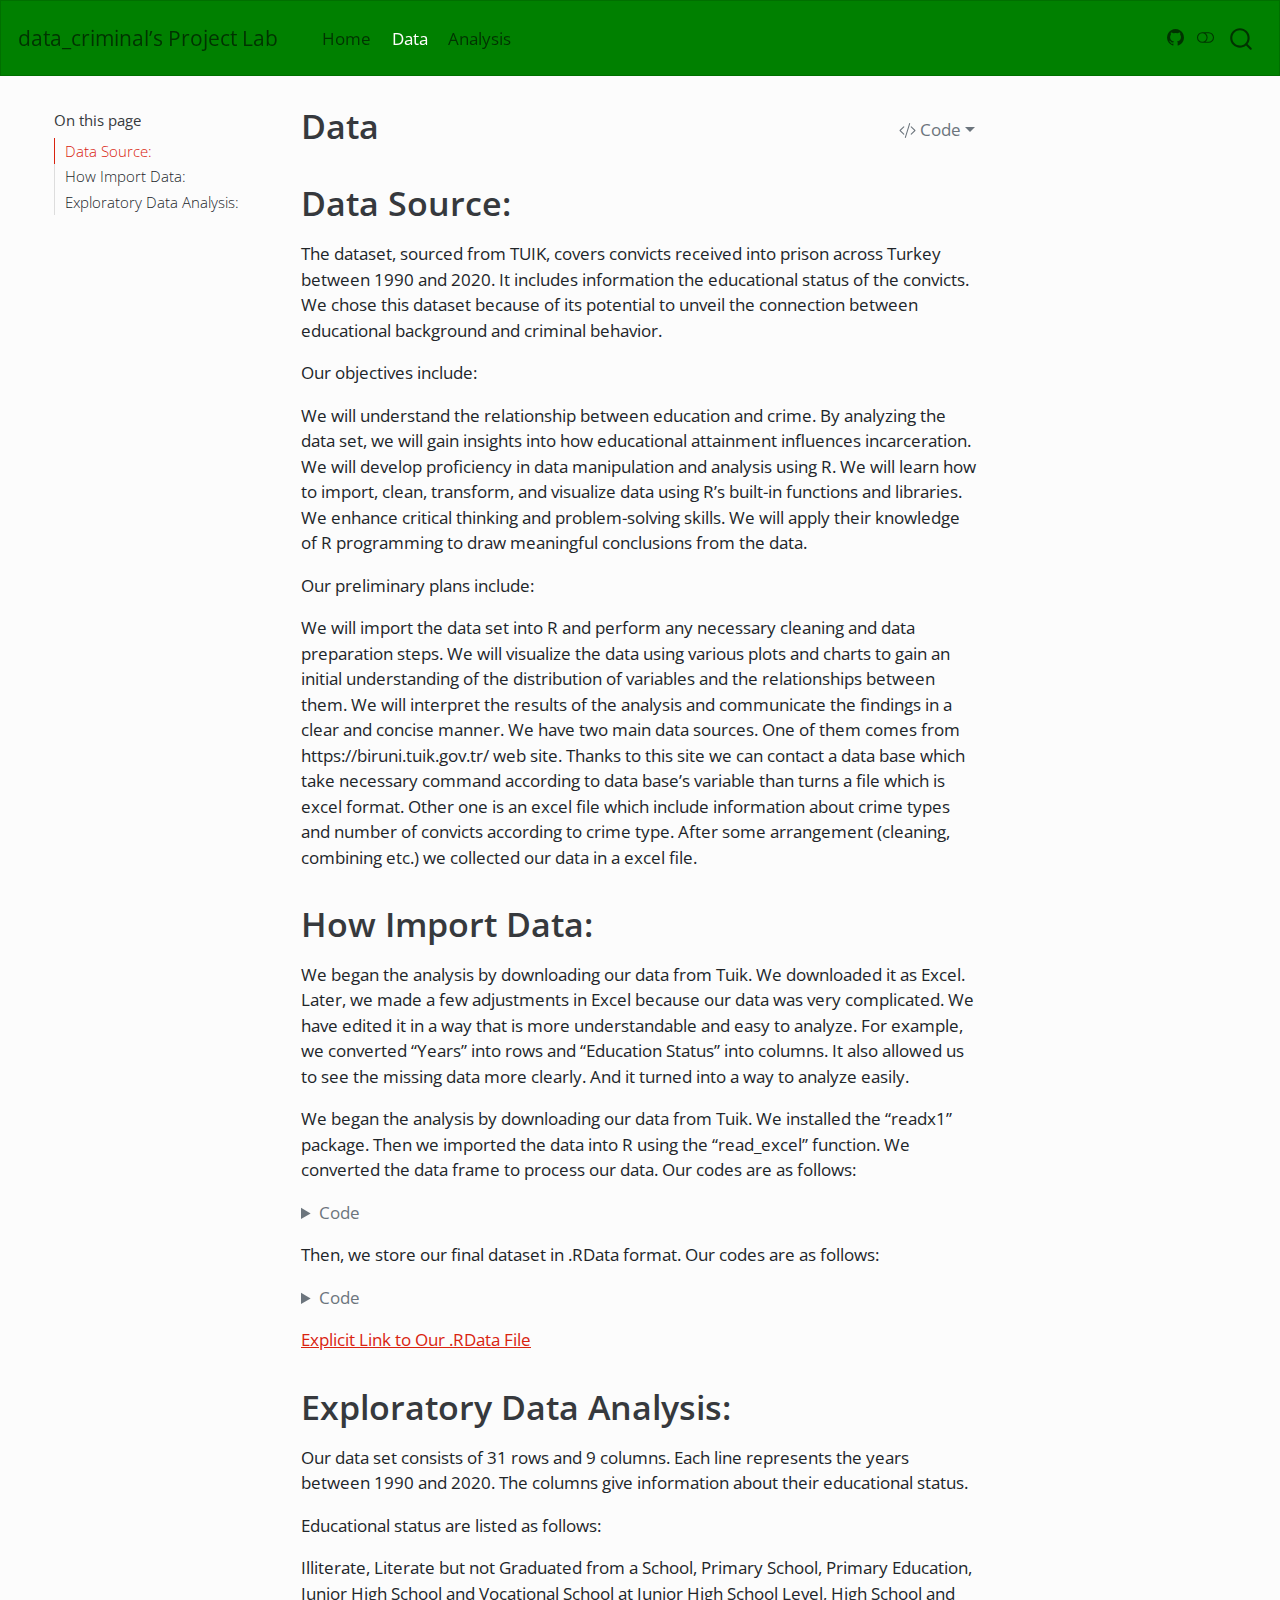
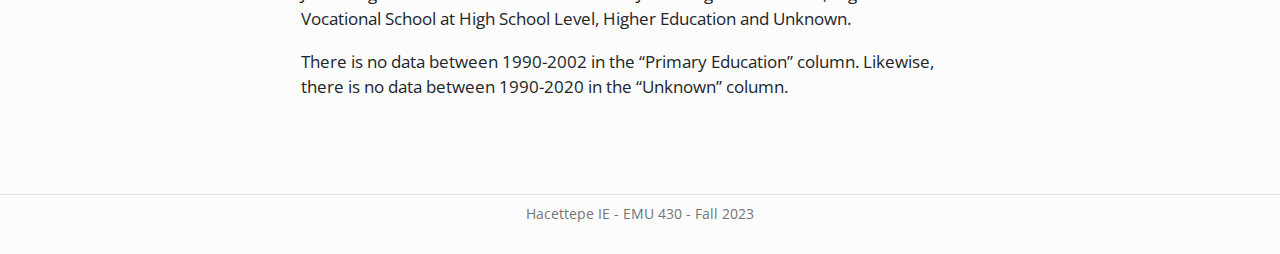
<file: docs/data.html>
<!DOCTYPE html>
<html xmlns="http://www.w3.org/1999/xhtml" lang="en" xml:lang="en"><head>

<meta charset="utf-8">
<meta name="generator" content="quarto-1.3.450">

<meta name="viewport" content="width=device-width, initial-scale=1.0, user-scalable=yes">


<title>data_criminal’s Project Lab - Data</title>
<style>
code{white-space: pre-wrap;}
span.smallcaps{font-variant: small-caps;}
div.columns{display: flex; gap: min(4vw, 1.5em);}
div.column{flex: auto; overflow-x: auto;}
div.hanging-indent{margin-left: 1.5em; text-indent: -1.5em;}
ul.task-list{list-style: none;}
ul.task-list li input[type="checkbox"] {
  width: 0.8em;
  margin: 0 0.8em 0.2em -1em; /* quarto-specific, see https://github.com/quarto-dev/quarto-cli/issues/4556 */ 
  vertical-align: middle;
}
/* CSS for syntax highlighting */
pre > code.sourceCode { white-space: pre; position: relative; }
pre > code.sourceCode > span { display: inline-block; line-height: 1.25; }
pre > code.sourceCode > span:empty { height: 1.2em; }
.sourceCode { overflow: visible; }
code.sourceCode > span { color: inherit; text-decoration: inherit; }
div.sourceCode { margin: 1em 0; }
pre.sourceCode { margin: 0; }
@media screen {
div.sourceCode { overflow: auto; }
}
@media print {
pre > code.sourceCode { white-space: pre-wrap; }
pre > code.sourceCode > span { text-indent: -5em; padding-left: 5em; }
}
pre.numberSource code
  { counter-reset: source-line 0; }
pre.numberSource code > span
  { position: relative; left: -4em; counter-increment: source-line; }
pre.numberSource code > span > a:first-child::before
  { content: counter(source-line);
    position: relative; left: -1em; text-align: right; vertical-align: baseline;
    border: none; display: inline-block;
    -webkit-touch-callout: none; -webkit-user-select: none;
    -khtml-user-select: none; -moz-user-select: none;
    -ms-user-select: none; user-select: none;
    padding: 0 4px; width: 4em;
  }
pre.numberSource { margin-left: 3em;  padding-left: 4px; }
div.sourceCode
  {   }
@media screen {
pre > code.sourceCode > span > a:first-child::before { text-decoration: underline; }
}
</style>


<script src="site_libs/quarto-nav/quarto-nav.js"></script>
<script src="site_libs/quarto-nav/headroom.min.js"></script>
<script src="site_libs/clipboard/clipboard.min.js"></script>
<script src="site_libs/quarto-search/autocomplete.umd.js"></script>
<script src="site_libs/quarto-search/fuse.min.js"></script>
<script src="site_libs/quarto-search/quarto-search.js"></script>
<meta name="quarto:offset" content="./">
<script src="site_libs/quarto-html/quarto.js"></script>
<script src="site_libs/quarto-html/popper.min.js"></script>
<script src="site_libs/quarto-html/tippy.umd.min.js"></script>
<script src="site_libs/quarto-html/anchor.min.js"></script>
<link href="site_libs/quarto-html/tippy.css" rel="stylesheet">
<link href="site_libs/quarto-html/quarto-syntax-highlighting.css" rel="stylesheet" class="quarto-color-scheme" id="quarto-text-highlighting-styles">
<link href="site_libs/quarto-html/quarto-syntax-highlighting-dark.css" rel="prefetch" class="quarto-color-scheme quarto-color-alternate" id="quarto-text-highlighting-styles">
<script src="site_libs/bootstrap/bootstrap.min.js"></script>
<link href="site_libs/bootstrap/bootstrap-icons.css" rel="stylesheet">
<link href="site_libs/bootstrap/bootstrap.min.css" rel="stylesheet" class="quarto-color-scheme" id="quarto-bootstrap" data-mode="light">
<link href="site_libs/bootstrap/bootstrap-dark.min.css" rel="prefetch" class="quarto-color-scheme quarto-color-alternate" id="quarto-bootstrap" data-mode="dark">
<script id="quarto-search-options" type="application/json">{
  "location": "navbar",
  "copy-button": false,
  "collapse-after": 3,
  "panel-placement": "end",
  "type": "overlay",
  "limit": 20,
  "language": {
    "search-no-results-text": "No results",
    "search-matching-documents-text": "matching documents",
    "search-copy-link-title": "Copy link to search",
    "search-hide-matches-text": "Hide additional matches",
    "search-more-match-text": "more match in this document",
    "search-more-matches-text": "more matches in this document",
    "search-clear-button-title": "Clear",
    "search-detached-cancel-button-title": "Cancel",
    "search-submit-button-title": "Submit",
    "search-label": "Search"
  }
}</script>


<link rel="stylesheet" href="styles.css">
</head>

<body class="floating nav-fixed">

<div id="quarto-search-results"></div>
  <header id="quarto-header" class="headroom fixed-top">
    <nav class="navbar navbar-expand-lg navbar-dark ">
      <div class="navbar-container container-fluid">
      <div class="navbar-brand-container">
    <a class="navbar-brand" href="./index.html">
    <span class="navbar-title">data_criminal’s Project Lab</span>
    </a>
  </div>
            <div id="quarto-search" class="" title="Search"></div>
          <button class="navbar-toggler" type="button" data-bs-toggle="collapse" data-bs-target="#navbarCollapse" aria-controls="navbarCollapse" aria-expanded="false" aria-label="Toggle navigation" onclick="if (window.quartoToggleHeadroom) { window.quartoToggleHeadroom(); }">
  <span class="navbar-toggler-icon"></span>
</button>
          <div class="collapse navbar-collapse" id="navbarCollapse">
            <ul class="navbar-nav navbar-nav-scroll me-auto">
  <li class="nav-item">
    <a class="nav-link" href="./index.html" rel="" target="">
 <span class="menu-text">Home</span></a>
  </li>  
  <li class="nav-item">
    <a class="nav-link active" href="./data.html" rel="" target="" aria-current="page">
 <span class="menu-text">Data</span></a>
  </li>  
  <li class="nav-item">
    <a class="nav-link" href="./analysis.html" rel="" target="">
 <span class="menu-text">Analysis</span></a>
  </li>  
</ul>
            <div class="quarto-navbar-tools ms-auto">
    <a href="https://github.com/emu-hacettepe-analytics/emu430-fall2023-team-data_criminals" rel="" title="" class="quarto-navigation-tool px-1" aria-label=""><i class="bi bi-github"></i></a>
  <a href="" class="quarto-color-scheme-toggle quarto-navigation-tool  px-1" onclick="window.quartoToggleColorScheme(); return false;" title="Toggle dark mode"><i class="bi"></i></a>
</div>
          </div> <!-- /navcollapse -->
      </div> <!-- /container-fluid -->
    </nav>
</header>
<!-- content -->
<div id="quarto-content" class="quarto-container page-columns page-rows-contents page-layout-article page-navbar">
<!-- sidebar -->
  <nav id="quarto-sidebar" class="sidebar collapse collapse-horizontal sidebar-navigation floating overflow-auto">
    <nav id="TOC" role="doc-toc" class="toc-active">
    <h2 id="toc-title">On this page</h2>
   
  <ul>
  <li><a href="#data-source" id="toc-data-source" class="nav-link active" data-scroll-target="#data-source">Data Source:</a></li>
  <li><a href="#how-import-data" id="toc-how-import-data" class="nav-link" data-scroll-target="#how-import-data">How Import Data:</a></li>
  <li><a href="#exploratory-data-analysis" id="toc-exploratory-data-analysis" class="nav-link" data-scroll-target="#exploratory-data-analysis">Exploratory Data Analysis:</a></li>
  </ul>
</nav>
</nav>
<div id="quarto-sidebar-glass" data-bs-toggle="collapse" data-bs-target="#quarto-sidebar,#quarto-sidebar-glass"></div>
<!-- margin-sidebar -->
    <div id="quarto-margin-sidebar" class="sidebar margin-sidebar">
    </div>
<!-- main -->
<main class="content" id="quarto-document-content">

<header id="title-block-header" class="quarto-title-block default">
<div class="quarto-title">
<div class="quarto-title-block"><div><h1 class="title">Data</h1><button type="button" class="btn code-tools-button dropdown-toggle" id="quarto-code-tools-menu" data-bs-toggle="dropdown" aria-expanded="false"><i class="bi"></i> Code</button><ul class="dropdown-menu dropdown-menu-end" aria-labelelledby="quarto-code-tools-menu"><li><a id="quarto-show-all-code" class="dropdown-item" href="javascript:void(0)" role="button">Show All Code</a></li><li><a id="quarto-hide-all-code" class="dropdown-item" href="javascript:void(0)" role="button">Hide All Code</a></li><li><hr class="dropdown-divider"></li><li><a id="quarto-view-source" class="dropdown-item" href="javascript:void(0)" role="button">View Source</a></li></ul></div></div>
</div>



<div class="quarto-title-meta">

    
  
    
  </div>
  

</header>

<section id="data-source" class="level1">
<h1>Data Source:</h1>
<p>The dataset, sourced from TUIK, covers convicts received into prison across Turkey between 1990 and 2020. It includes information the educational status of the convicts. We chose this dataset because of its potential to unveil the connection between educational background and criminal behavior.</p>
<p>Our objectives include:</p>
<p>We will understand the relationship between education and crime. By analyzing the data set, we will gain insights into how educational attainment influences incarceration. We will develop proficiency in data manipulation and analysis using R. We will learn how to import, clean, transform, and visualize data using R’s built-in functions and libraries. We enhance critical thinking and problem-solving skills. We will apply their knowledge of R programming to draw meaningful conclusions from the data.</p>
<p>Our preliminary plans include:</p>
<p>We will import the data set into R and perform any necessary cleaning and data preparation steps. We will visualize the data using various plots and charts to gain an initial understanding of the distribution of variables and the relationships between them. We will interpret the results of the analysis and communicate the findings in a clear and concise manner. We have two main data sources. One of them comes from https://biruni.tuik.gov.tr/ web site. Thanks to this site we can contact a data base which take necessary command according to data base’s variable than turns a file which is excel format. Other one is an excel file which include information about crime types and number of convicts according to crime type. After some arrangement (cleaning, combining etc.) we collected our data in a excel file.</p>
</section>
<section id="how-import-data" class="level1">
<h1>How Import Data:</h1>
<p>We began the analysis by downloading our data from Tuik. We downloaded it as Excel. Later, we made a few adjustments in Excel because our data was very complicated. We have edited it in a way that is more understandable and easy to analyze. For example, we converted “Years” into rows and “Education Status” into columns. It also allowed us to see the missing data more clearly. And it turned into a way to analyze easily.</p>
<p>We began the analysis by downloading our data from Tuik. We installed the “readx1” package. Then we imported the data into R using the “read_excel” function. We converted the data frame to process our data. Our codes are as follows:</p>
<div class="cell">
<details>
<summary>Code</summary>
<div class="sourceCode cell-code" id="cb1"><pre class="sourceCode r code-with-copy"><code class="sourceCode r"><span id="cb1-1"><a href="#cb1-1" aria-hidden="true" tabindex="-1"></a><span class="fu">library</span>(readxl)</span>
<span id="cb1-2"><a href="#cb1-2" aria-hidden="true" tabindex="-1"></a>data_criminals <span class="ot">&lt;-</span> <span class="fu">read_excel</span>(<span class="st">"data_criminals.xlsx"</span>)</span></code><button title="Copy to Clipboard" class="code-copy-button"><i class="bi"></i></button></pre></div>
</details>
</div>
<p>Then, we store our final dataset in .RData format. Our codes are as follows:</p>
<div class="cell">
<details>
<summary>Code</summary>
<div class="sourceCode cell-code" id="cb2"><pre class="sourceCode r code-with-copy"><code class="sourceCode r"><span id="cb2-1"><a href="#cb2-1" aria-hidden="true" tabindex="-1"></a><span class="fu">save</span>(data_criminals, <span class="at">file =</span> <span class="st">"data_criminals.RData"</span>)</span>
<span id="cb2-2"><a href="#cb2-2" aria-hidden="true" tabindex="-1"></a></span>
<span id="cb2-3"><a href="#cb2-3" aria-hidden="true" tabindex="-1"></a><span class="fu">load</span>(<span class="st">"data_criminals.RData"</span>)</span>
<span id="cb2-4"><a href="#cb2-4" aria-hidden="true" tabindex="-1"></a></span>
<span id="cb2-5"><a href="#cb2-5" aria-hidden="true" tabindex="-1"></a><span class="fu">print</span>(data_criminals)</span></code><button title="Copy to Clipboard" class="code-copy-button"><i class="bi"></i></button></pre></div>
</details>
</div>
<p><a href="data_criminals.RData">Explicit Link to Our .RData File</a></p>
</section>
<section id="exploratory-data-analysis" class="level1">
<h1>Exploratory Data Analysis:</h1>
<p>Our data set consists of 31 rows and 9 columns. Each line represents the years between 1990 and 2020. The columns give information about their educational status.</p>
<p>Educational status are listed as follows:</p>
<p>Illiterate, Literate but not Graduated from a School, Primary School, Primary Education, Junior High School and Vocational School at Junior High School Level, High School and Vocational School at High School Level, Higher Education and Unknown.</p>
<p>There is no data between 1990-2002 in the “Primary Education” column. Likewise, there is no data between 1990-2020 in the “Unknown” column.</p>


<!-- -->

</section>

<a onclick="window.scrollTo(0, 0); return false;" role="button" id="quarto-back-to-top"><i class="bi bi-arrow-up"></i> Back to top</a></main> <!-- /main -->
<script id="quarto-html-after-body" type="application/javascript">
window.document.addEventListener("DOMContentLoaded", function (event) {
  const toggleBodyColorMode = (bsSheetEl) => {
    const mode = bsSheetEl.getAttribute("data-mode");
    const bodyEl = window.document.querySelector("body");
    if (mode === "dark") {
      bodyEl.classList.add("quarto-dark");
      bodyEl.classList.remove("quarto-light");
    } else {
      bodyEl.classList.add("quarto-light");
      bodyEl.classList.remove("quarto-dark");
    }
  }
  const toggleBodyColorPrimary = () => {
    const bsSheetEl = window.document.querySelector("link#quarto-bootstrap");
    if (bsSheetEl) {
      toggleBodyColorMode(bsSheetEl);
    }
  }
  toggleBodyColorPrimary();  
  const disableStylesheet = (stylesheets) => {
    for (let i=0; i < stylesheets.length; i++) {
      const stylesheet = stylesheets[i];
      stylesheet.rel = 'prefetch';
    }
  }
  const enableStylesheet = (stylesheets) => {
    for (let i=0; i < stylesheets.length; i++) {
      const stylesheet = stylesheets[i];
      stylesheet.rel = 'stylesheet';
    }
  }
  const manageTransitions = (selector, allowTransitions) => {
    const els = window.document.querySelectorAll(selector);
    for (let i=0; i < els.length; i++) {
      const el = els[i];
      if (allowTransitions) {
        el.classList.remove('notransition');
      } else {
        el.classList.add('notransition');
      }
    }
  }
  const toggleColorMode = (alternate) => {
    // Switch the stylesheets
    const alternateStylesheets = window.document.querySelectorAll('link.quarto-color-scheme.quarto-color-alternate');
    manageTransitions('#quarto-margin-sidebar .nav-link', false);
    if (alternate) {
      enableStylesheet(alternateStylesheets);
      for (const sheetNode of alternateStylesheets) {
        if (sheetNode.id === "quarto-bootstrap") {
          toggleBodyColorMode(sheetNode);
        }
      }
    } else {
      disableStylesheet(alternateStylesheets);
      toggleBodyColorPrimary();
    }
    manageTransitions('#quarto-margin-sidebar .nav-link', true);
    // Switch the toggles
    const toggles = window.document.querySelectorAll('.quarto-color-scheme-toggle');
    for (let i=0; i < toggles.length; i++) {
      const toggle = toggles[i];
      if (toggle) {
        if (alternate) {
          toggle.classList.add("alternate");     
        } else {
          toggle.classList.remove("alternate");
        }
      }
    }
    // Hack to workaround the fact that safari doesn't
    // properly recolor the scrollbar when toggling (#1455)
    if (navigator.userAgent.indexOf('Safari') > 0 && navigator.userAgent.indexOf('Chrome') == -1) {
      manageTransitions("body", false);
      window.scrollTo(0, 1);
      setTimeout(() => {
        window.scrollTo(0, 0);
        manageTransitions("body", true);
      }, 40);  
    }
  }
  const isFileUrl = () => { 
    return window.location.protocol === 'file:';
  }
  const hasAlternateSentinel = () => {  
    let styleSentinel = getColorSchemeSentinel();
    if (styleSentinel !== null) {
      return styleSentinel === "alternate";
    } else {
      return false;
    }
  }
  const setStyleSentinel = (alternate) => {
    const value = alternate ? "alternate" : "default";
    if (!isFileUrl()) {
      window.localStorage.setItem("quarto-color-scheme", value);
    } else {
      localAlternateSentinel = value;
    }
  }
  const getColorSchemeSentinel = () => {
    if (!isFileUrl()) {
      const storageValue = window.localStorage.getItem("quarto-color-scheme");
      return storageValue != null ? storageValue : localAlternateSentinel;
    } else {
      return localAlternateSentinel;
    }
  }
  let localAlternateSentinel = 'default';
  // Dark / light mode switch
  window.quartoToggleColorScheme = () => {
    // Read the current dark / light value 
    let toAlternate = !hasAlternateSentinel();
    toggleColorMode(toAlternate);
    setStyleSentinel(toAlternate);
  };
  // Ensure there is a toggle, if there isn't float one in the top right
  if (window.document.querySelector('.quarto-color-scheme-toggle') === null) {
    const a = window.document.createElement('a');
    a.classList.add('top-right');
    a.classList.add('quarto-color-scheme-toggle');
    a.href = "";
    a.onclick = function() { try { window.quartoToggleColorScheme(); } catch {} return false; };
    const i = window.document.createElement("i");
    i.classList.add('bi');
    a.appendChild(i);
    window.document.body.appendChild(a);
  }
  // Switch to dark mode if need be
  if (hasAlternateSentinel()) {
    toggleColorMode(true);
  } else {
    toggleColorMode(false);
  }
  const icon = "";
  const anchorJS = new window.AnchorJS();
  anchorJS.options = {
    placement: 'right',
    icon: icon
  };
  anchorJS.add('.anchored');
  const isCodeAnnotation = (el) => {
    for (const clz of el.classList) {
      if (clz.startsWith('code-annotation-')) {                     
        return true;
      }
    }
    return false;
  }
  const clipboard = new window.ClipboardJS('.code-copy-button', {
    text: function(trigger) {
      const codeEl = trigger.previousElementSibling.cloneNode(true);
      for (const childEl of codeEl.children) {
        if (isCodeAnnotation(childEl)) {
          childEl.remove();
        }
      }
      return codeEl.innerText;
    }
  });
  clipboard.on('success', function(e) {
    // button target
    const button = e.trigger;
    // don't keep focus
    button.blur();
    // flash "checked"
    button.classList.add('code-copy-button-checked');
    var currentTitle = button.getAttribute("title");
    button.setAttribute("title", "Copied!");
    let tooltip;
    if (window.bootstrap) {
      button.setAttribute("data-bs-toggle", "tooltip");
      button.setAttribute("data-bs-placement", "left");
      button.setAttribute("data-bs-title", "Copied!");
      tooltip = new bootstrap.Tooltip(button, 
        { trigger: "manual", 
          customClass: "code-copy-button-tooltip",
          offset: [0, -8]});
      tooltip.show();    
    }
    setTimeout(function() {
      if (tooltip) {
        tooltip.hide();
        button.removeAttribute("data-bs-title");
        button.removeAttribute("data-bs-toggle");
        button.removeAttribute("data-bs-placement");
      }
      button.setAttribute("title", currentTitle);
      button.classList.remove('code-copy-button-checked');
    }, 1000);
    // clear code selection
    e.clearSelection();
  });
  const viewSource = window.document.getElementById('quarto-view-source') ||
                     window.document.getElementById('quarto-code-tools-source');
  if (viewSource) {
    const sourceUrl = viewSource.getAttribute("data-quarto-source-url");
    viewSource.addEventListener("click", function(e) {
      if (sourceUrl) {
        // rstudio viewer pane
        if (/\bcapabilities=\b/.test(window.location)) {
          window.open(sourceUrl);
        } else {
          window.location.href = sourceUrl;
        }
      } else {
        const modal = new bootstrap.Modal(document.getElementById('quarto-embedded-source-code-modal'));
        modal.show();
      }
      return false;
    });
  }
  function toggleCodeHandler(show) {
    return function(e) {
      const detailsSrc = window.document.querySelectorAll(".cell > details > .sourceCode");
      for (let i=0; i<detailsSrc.length; i++) {
        const details = detailsSrc[i].parentElement;
        if (show) {
          details.open = true;
        } else {
          details.removeAttribute("open");
        }
      }
      const cellCodeDivs = window.document.querySelectorAll(".cell > .sourceCode");
      const fromCls = show ? "hidden" : "unhidden";
      const toCls = show ? "unhidden" : "hidden";
      for (let i=0; i<cellCodeDivs.length; i++) {
        const codeDiv = cellCodeDivs[i];
        if (codeDiv.classList.contains(fromCls)) {
          codeDiv.classList.remove(fromCls);
          codeDiv.classList.add(toCls);
        } 
      }
      return false;
    }
  }
  const hideAllCode = window.document.getElementById("quarto-hide-all-code");
  if (hideAllCode) {
    hideAllCode.addEventListener("click", toggleCodeHandler(false));
  }
  const showAllCode = window.document.getElementById("quarto-show-all-code");
  if (showAllCode) {
    showAllCode.addEventListener("click", toggleCodeHandler(true));
  }
  function tippyHover(el, contentFn) {
    const config = {
      allowHTML: true,
      content: contentFn,
      maxWidth: 500,
      delay: 100,
      arrow: false,
      appendTo: function(el) {
          return el.parentElement;
      },
      interactive: true,
      interactiveBorder: 10,
      theme: 'quarto',
      placement: 'bottom-start'
    };
    window.tippy(el, config); 
  }
  const noterefs = window.document.querySelectorAll('a[role="doc-noteref"]');
  for (var i=0; i<noterefs.length; i++) {
    const ref = noterefs[i];
    tippyHover(ref, function() {
      // use id or data attribute instead here
      let href = ref.getAttribute('data-footnote-href') || ref.getAttribute('href');
      try { href = new URL(href).hash; } catch {}
      const id = href.replace(/^#\/?/, "");
      const note = window.document.getElementById(id);
      return note.innerHTML;
    });
  }
      let selectedAnnoteEl;
      const selectorForAnnotation = ( cell, annotation) => {
        let cellAttr = 'data-code-cell="' + cell + '"';
        let lineAttr = 'data-code-annotation="' +  annotation + '"';
        const selector = 'span[' + cellAttr + '][' + lineAttr + ']';
        return selector;
      }
      const selectCodeLines = (annoteEl) => {
        const doc = window.document;
        const targetCell = annoteEl.getAttribute("data-target-cell");
        const targetAnnotation = annoteEl.getAttribute("data-target-annotation");
        const annoteSpan = window.document.querySelector(selectorForAnnotation(targetCell, targetAnnotation));
        const lines = annoteSpan.getAttribute("data-code-lines").split(",");
        const lineIds = lines.map((line) => {
          return targetCell + "-" + line;
        })
        let top = null;
        let height = null;
        let parent = null;
        if (lineIds.length > 0) {
            //compute the position of the single el (top and bottom and make a div)
            const el = window.document.getElementById(lineIds[0]);
            top = el.offsetTop;
            height = el.offsetHeight;
            parent = el.parentElement.parentElement;
          if (lineIds.length > 1) {
            const lastEl = window.document.getElementById(lineIds[lineIds.length - 1]);
            const bottom = lastEl.offsetTop + lastEl.offsetHeight;
            height = bottom - top;
          }
          if (top !== null && height !== null && parent !== null) {
            // cook up a div (if necessary) and position it 
            let div = window.document.getElementById("code-annotation-line-highlight");
            if (div === null) {
              div = window.document.createElement("div");
              div.setAttribute("id", "code-annotation-line-highlight");
              div.style.position = 'absolute';
              parent.appendChild(div);
            }
            div.style.top = top - 2 + "px";
            div.style.height = height + 4 + "px";
            let gutterDiv = window.document.getElementById("code-annotation-line-highlight-gutter");
            if (gutterDiv === null) {
              gutterDiv = window.document.createElement("div");
              gutterDiv.setAttribute("id", "code-annotation-line-highlight-gutter");
              gutterDiv.style.position = 'absolute';
              const codeCell = window.document.getElementById(targetCell);
              const gutter = codeCell.querySelector('.code-annotation-gutter');
              gutter.appendChild(gutterDiv);
            }
            gutterDiv.style.top = top - 2 + "px";
            gutterDiv.style.height = height + 4 + "px";
          }
          selectedAnnoteEl = annoteEl;
        }
      };
      const unselectCodeLines = () => {
        const elementsIds = ["code-annotation-line-highlight", "code-annotation-line-highlight-gutter"];
        elementsIds.forEach((elId) => {
          const div = window.document.getElementById(elId);
          if (div) {
            div.remove();
          }
        });
        selectedAnnoteEl = undefined;
      };
      // Attach click handler to the DT
      const annoteDls = window.document.querySelectorAll('dt[data-target-cell]');
      for (const annoteDlNode of annoteDls) {
        annoteDlNode.addEventListener('click', (event) => {
          const clickedEl = event.target;
          if (clickedEl !== selectedAnnoteEl) {
            unselectCodeLines();
            const activeEl = window.document.querySelector('dt[data-target-cell].code-annotation-active');
            if (activeEl) {
              activeEl.classList.remove('code-annotation-active');
            }
            selectCodeLines(clickedEl);
            clickedEl.classList.add('code-annotation-active');
          } else {
            // Unselect the line
            unselectCodeLines();
            clickedEl.classList.remove('code-annotation-active');
          }
        });
      }
  const findCites = (el) => {
    const parentEl = el.parentElement;
    if (parentEl) {
      const cites = parentEl.dataset.cites;
      if (cites) {
        return {
          el,
          cites: cites.split(' ')
        };
      } else {
        return findCites(el.parentElement)
      }
    } else {
      return undefined;
    }
  };
  var bibliorefs = window.document.querySelectorAll('a[role="doc-biblioref"]');
  for (var i=0; i<bibliorefs.length; i++) {
    const ref = bibliorefs[i];
    const citeInfo = findCites(ref);
    if (citeInfo) {
      tippyHover(citeInfo.el, function() {
        var popup = window.document.createElement('div');
        citeInfo.cites.forEach(function(cite) {
          var citeDiv = window.document.createElement('div');
          citeDiv.classList.add('hanging-indent');
          citeDiv.classList.add('csl-entry');
          var biblioDiv = window.document.getElementById('ref-' + cite);
          if (biblioDiv) {
            citeDiv.innerHTML = biblioDiv.innerHTML;
          }
          popup.appendChild(citeDiv);
        });
        return popup.innerHTML;
      });
    }
  }
});
</script><div class="modal fade" id="quarto-embedded-source-code-modal" tabindex="-1" aria-labelledby="quarto-embedded-source-code-modal-label" aria-hidden="true"><div class="modal-dialog modal-dialog-scrollable"><div class="modal-content"><div class="modal-header"><h5 class="modal-title" id="quarto-embedded-source-code-modal-label">Source Code</h5><button class="btn-close" data-bs-dismiss="modal"></button></div><div class="modal-body"><div class="">
<div class="sourceCode" id="cb3" data-shortcodes="false"><pre class="sourceCode markdown code-with-copy"><code class="sourceCode markdown"><span id="cb3-1"><a href="#cb3-1" aria-hidden="true" tabindex="-1"></a><span class="co">---</span></span>
<span id="cb3-2"><a href="#cb3-2" aria-hidden="true" tabindex="-1"></a><span class="an">title:</span><span class="co"> "Data"</span></span>
<span id="cb3-3"><a href="#cb3-3" aria-hidden="true" tabindex="-1"></a><span class="an">sidebar:</span><span class="co"> false</span></span>
<span id="cb3-4"><a href="#cb3-4" aria-hidden="true" tabindex="-1"></a><span class="an">format:</span></span>
<span id="cb3-5"><a href="#cb3-5" aria-hidden="true" tabindex="-1"></a><span class="co">  html:</span></span>
<span id="cb3-6"><a href="#cb3-6" aria-hidden="true" tabindex="-1"></a><span class="co">    code-fold: true</span></span>
<span id="cb3-7"><a href="#cb3-7" aria-hidden="true" tabindex="-1"></a><span class="co">    code-tools: true</span></span>
<span id="cb3-8"><a href="#cb3-8" aria-hidden="true" tabindex="-1"></a><span class="co">    code-summary: "Show the code"</span></span>
<span id="cb3-9"><a href="#cb3-9" aria-hidden="true" tabindex="-1"></a><span class="co">---</span></span>
<span id="cb3-10"><a href="#cb3-10" aria-hidden="true" tabindex="-1"></a></span>
<span id="cb3-11"><a href="#cb3-11" aria-hidden="true" tabindex="-1"></a><span class="fu"># Data Source:</span></span>
<span id="cb3-12"><a href="#cb3-12" aria-hidden="true" tabindex="-1"></a></span>
<span id="cb3-13"><a href="#cb3-13" aria-hidden="true" tabindex="-1"></a>The dataset, sourced from TUIK, covers convicts received into prison across Turkey between 1990 and 2020. It includes information the educational status of the convicts. We chose this dataset because of its potential to unveil the connection between educational background and criminal behavior.</span>
<span id="cb3-14"><a href="#cb3-14" aria-hidden="true" tabindex="-1"></a></span>
<span id="cb3-15"><a href="#cb3-15" aria-hidden="true" tabindex="-1"></a>Our objectives include:</span>
<span id="cb3-16"><a href="#cb3-16" aria-hidden="true" tabindex="-1"></a></span>
<span id="cb3-17"><a href="#cb3-17" aria-hidden="true" tabindex="-1"></a>We will understand the relationship between education and crime. By analyzing the data set, we will gain insights into how educational attainment influences incarceration. We will develop proficiency in data manipulation and analysis using R. We will learn how to import, clean, transform, and visualize data using R's built-in functions and libraries. We enhance critical thinking and problem-solving skills. We will apply their knowledge of R programming to draw meaningful conclusions from the data.</span>
<span id="cb3-18"><a href="#cb3-18" aria-hidden="true" tabindex="-1"></a></span>
<span id="cb3-19"><a href="#cb3-19" aria-hidden="true" tabindex="-1"></a>Our preliminary plans include:</span>
<span id="cb3-20"><a href="#cb3-20" aria-hidden="true" tabindex="-1"></a></span>
<span id="cb3-21"><a href="#cb3-21" aria-hidden="true" tabindex="-1"></a>We will import the data set into R and perform any necessary cleaning and data preparation steps. We will visualize the data using various plots and charts to gain an initial understanding of the distribution of variables and the relationships between them. We will interpret the results of the analysis and communicate the findings in a clear and concise manner. We have two main data sources. One of them comes from https://biruni.tuik.gov.tr/ web site. Thanks to this site we can contact a data base which take necessary command according to data base's variable than turns a file which is excel format. Other one is an excel file which include information about crime types and number of convicts according to crime type. After some arrangement (cleaning, combining etc.) we collected our data in a excel file.</span>
<span id="cb3-22"><a href="#cb3-22" aria-hidden="true" tabindex="-1"></a></span>
<span id="cb3-23"><a href="#cb3-23" aria-hidden="true" tabindex="-1"></a><span class="fu"># How Import Data:</span></span>
<span id="cb3-24"><a href="#cb3-24" aria-hidden="true" tabindex="-1"></a></span>
<span id="cb3-25"><a href="#cb3-25" aria-hidden="true" tabindex="-1"></a>We began the analysis by downloading our data from Tuik. We downloaded it as Excel. Later, we made a few adjustments in Excel because our data was very complicated. We have edited it in a way that is more understandable and easy to analyze. For example, we converted "Years" into rows and "Education Status" into columns. It also allowed us to see the missing data more clearly. And it turned into a way to analyze easily.</span>
<span id="cb3-26"><a href="#cb3-26" aria-hidden="true" tabindex="-1"></a></span>
<span id="cb3-27"><a href="#cb3-27" aria-hidden="true" tabindex="-1"></a>We began the analysis by downloading our data from Tuik. We installed the "readx1" package. Then we imported the data into R using the "read_excel" function. We converted the data frame to process our data. Our codes are as follows:</span>
<span id="cb3-28"><a href="#cb3-28" aria-hidden="true" tabindex="-1"></a></span>
<span id="cb3-29"><a href="#cb3-29" aria-hidden="true" tabindex="-1"></a><span class="in">```{r echo=T, results='hide', error=FALSE, warning=FALSE, message=FALSE}</span></span>
<span id="cb3-30"><a href="#cb3-30" aria-hidden="true" tabindex="-1"></a><span class="fu">library</span>(readxl)</span>
<span id="cb3-31"><a href="#cb3-31" aria-hidden="true" tabindex="-1"></a>data_criminals <span class="ot">&lt;-</span> <span class="fu">read_excel</span>(<span class="st">"data_criminals.xlsx"</span>)</span>
<span id="cb3-32"><a href="#cb3-32" aria-hidden="true" tabindex="-1"></a><span class="in">```</span></span>
<span id="cb3-33"><a href="#cb3-33" aria-hidden="true" tabindex="-1"></a></span>
<span id="cb3-34"><a href="#cb3-34" aria-hidden="true" tabindex="-1"></a>Then, we store our final dataset in .RData format. Our codes are as follows:</span>
<span id="cb3-35"><a href="#cb3-35" aria-hidden="true" tabindex="-1"></a></span>
<span id="cb3-36"><a href="#cb3-36" aria-hidden="true" tabindex="-1"></a><span class="in">```{r echo=T, results='hide', error=FALSE, warning=FALSE, message=FALSE}</span></span>
<span id="cb3-37"><a href="#cb3-37" aria-hidden="true" tabindex="-1"></a><span class="fu">save</span>(data_criminals, <span class="at">file =</span> <span class="st">"data_criminals.RData"</span>)</span>
<span id="cb3-38"><a href="#cb3-38" aria-hidden="true" tabindex="-1"></a></span>
<span id="cb3-39"><a href="#cb3-39" aria-hidden="true" tabindex="-1"></a><span class="fu">load</span>(<span class="st">"data_criminals.RData"</span>)</span>
<span id="cb3-40"><a href="#cb3-40" aria-hidden="true" tabindex="-1"></a></span>
<span id="cb3-41"><a href="#cb3-41" aria-hidden="true" tabindex="-1"></a><span class="fu">print</span>(data_criminals)</span>
<span id="cb3-42"><a href="#cb3-42" aria-hidden="true" tabindex="-1"></a><span class="in">```</span></span>
<span id="cb3-43"><a href="#cb3-43" aria-hidden="true" tabindex="-1"></a></span>
<span id="cb3-44"><a href="#cb3-44" aria-hidden="true" tabindex="-1"></a><span class="co">[</span><span class="ot">Explicit Link to Our .RData File</span><span class="co">](data_criminals.RData)</span></span>
<span id="cb3-45"><a href="#cb3-45" aria-hidden="true" tabindex="-1"></a></span>
<span id="cb3-46"><a href="#cb3-46" aria-hidden="true" tabindex="-1"></a><span class="fu"># Exploratory Data Analysis:</span></span>
<span id="cb3-47"><a href="#cb3-47" aria-hidden="true" tabindex="-1"></a></span>
<span id="cb3-48"><a href="#cb3-48" aria-hidden="true" tabindex="-1"></a>Our data set consists of 31 rows and 9 columns. Each line represents the years between 1990 and 2020. The columns give information about their educational status.</span>
<span id="cb3-49"><a href="#cb3-49" aria-hidden="true" tabindex="-1"></a></span>
<span id="cb3-50"><a href="#cb3-50" aria-hidden="true" tabindex="-1"></a>Educational status are listed as follows:</span>
<span id="cb3-51"><a href="#cb3-51" aria-hidden="true" tabindex="-1"></a></span>
<span id="cb3-52"><a href="#cb3-52" aria-hidden="true" tabindex="-1"></a>Illiterate, Literate but not Graduated from a School, Primary School, Primary Education, Junior High School and Vocational School at Junior High School Level, High School and Vocational School at High School Level, Higher Education and Unknown.</span>
<span id="cb3-53"><a href="#cb3-53" aria-hidden="true" tabindex="-1"></a></span>
<span id="cb3-54"><a href="#cb3-54" aria-hidden="true" tabindex="-1"></a>There is no data between 1990-2002 in the "Primary Education" column. Likewise, there is no data between 1990-2020 in the "Unknown" column.</span></code><button title="Copy to Clipboard" class="code-copy-button"><i class="bi"></i></button></pre></div>
</div></div></div></div></div>
</div> <!-- /content -->
<footer class="footer">
  <div class="nav-footer">
    <div class="nav-footer-left">
      &nbsp;
    </div>   
    <div class="nav-footer-center">Hacettepe IE - EMU 430 - Fall 2023</div>
    <div class="nav-footer-right">
      &nbsp;
    </div>
  </div>
</footer>



</body></html>
</file>
<file: _site/site_libs/quarto-html/tippy.css>
.tippy-box[data-animation=fade][data-state=hidden]{opacity:0}[data-tippy-root]{max-width:calc(100vw - 10px)}.tippy-box{position:relative;background-color:#333;color:#fff;border-radius:4px;font-size:14px;line-height:1.4;white-space:normal;outline:0;transition-property:transform,visibility,opacity}.tippy-box[data-placement^=top]>.tippy-arrow{bottom:0}.tippy-box[data-placement^=top]>.tippy-arrow:before{bottom:-7px;left:0;border-width:8px 8px 0;border-top-color:initial;transform-origin:center top}.tippy-box[data-placement^=bottom]>.tippy-arrow{top:0}.tippy-box[data-placement^=bottom]>.tippy-arrow:before{top:-7px;left:0;border-width:0 8px 8px;border-bottom-color:initial;transform-origin:center bottom}.tippy-box[data-placement^=left]>.tippy-arrow{right:0}.tippy-box[data-placement^=left]>.tippy-arrow:before{border-width:8px 0 8px 8px;border-left-color:initial;right:-7px;transform-origin:center left}.tippy-box[data-placement^=right]>.tippy-arrow{left:0}.tippy-box[data-placement^=right]>.tippy-arrow:before{left:-7px;border-width:8px 8px 8px 0;border-right-color:initial;transform-origin:center right}.tippy-box[data-inertia][data-state=visible]{transition-timing-function:cubic-bezier(.54,1.5,.38,1.11)}.tippy-arrow{width:16px;height:16px;color:#333}.tippy-arrow:before{content:"";position:absolute;border-color:transparent;border-style:solid}.tippy-content{position:relative;padding:5px 9px;z-index:1}
</file>
<file: _site/site_libs/quarto-html/quarto-syntax-highlighting.css>
/* quarto syntax highlight colors */
:root {
  --quarto-hl-ot-color: #003B4F;
  --quarto-hl-at-color: #657422;
  --quarto-hl-ss-color: #20794D;
  --quarto-hl-an-color: #5E5E5E;
  --quarto-hl-fu-color: #4758AB;
  --quarto-hl-st-color: #20794D;
  --quarto-hl-cf-color: #003B4F;
  --quarto-hl-op-color: #5E5E5E;
  --quarto-hl-er-color: #AD0000;
  --quarto-hl-bn-color: #AD0000;
  --quarto-hl-al-color: #AD0000;
  --quarto-hl-va-color: #111111;
  --quarto-hl-bu-color: inherit;
  --quarto-hl-ex-color: inherit;
  --quarto-hl-pp-color: #AD0000;
  --quarto-hl-in-color: #5E5E5E;
  --quarto-hl-vs-color: #20794D;
  --quarto-hl-wa-color: #5E5E5E;
  --quarto-hl-do-color: #5E5E5E;
  --quarto-hl-im-color: #00769E;
  --quarto-hl-ch-color: #20794D;
  --quarto-hl-dt-color: #AD0000;
  --quarto-hl-fl-color: #AD0000;
  --quarto-hl-co-color: #5E5E5E;
  --quarto-hl-cv-color: #5E5E5E;
  --quarto-hl-cn-color: #8f5902;
  --quarto-hl-sc-color: #5E5E5E;
  --quarto-hl-dv-color: #AD0000;
  --quarto-hl-kw-color: #003B4F;
}

/* other quarto variables */
:root {
  --quarto-font-monospace: SFMono-Regular, Menlo, Monaco, Consolas, "Liberation Mono", "Courier New", monospace;
}

pre > code.sourceCode > span {
  color: #003B4F;
}

code span {
  color: #003B4F;
}

code.sourceCode > span {
  color: #003B4F;
}

div.sourceCode,
div.sourceCode pre.sourceCode {
  color: #003B4F;
}

code span.ot {
  color: #003B4F;
  font-style: inherit;
}

code span.at {
  color: #657422;
  font-style: inherit;
}

code span.ss {
  color: #20794D;
  font-style: inherit;
}

code span.an {
  color: #5E5E5E;
  font-style: inherit;
}

code span.fu {
  color: #4758AB;
  font-style: inherit;
}

code span.st {
  color: #20794D;
  font-style: inherit;
}

code span.cf {
  color: #003B4F;
  font-style: inherit;
}

code span.op {
  color: #5E5E5E;
  font-style: inherit;
}

code span.er {
  color: #AD0000;
  font-style: inherit;
}

code span.bn {
  color: #AD0000;
  font-style: inherit;
}

code span.al {
  color: #AD0000;
  font-style: inherit;
}

code span.va {
  color: #111111;
  font-style: inherit;
}

code span.bu {
  font-style: inherit;
}

code span.ex {
  font-style: inherit;
}

code span.pp {
  color: #AD0000;
  font-style: inherit;
}

code span.in {
  color: #5E5E5E;
  font-style: inherit;
}

code span.vs {
  color: #20794D;
  font-style: inherit;
}

code span.wa {
  color: #5E5E5E;
  font-style: italic;
}

code span.do {
  color: #5E5E5E;
  font-style: italic;
}

code span.im {
  color: #00769E;
  font-style: inherit;
}

code span.ch {
  color: #20794D;
  font-style: inherit;
}

code span.dt {
  color: #AD0000;
  font-style: inherit;
}

code span.fl {
  color: #AD0000;
  font-style: inherit;
}

code span.co {
  color: #5E5E5E;
  font-style: inherit;
}

code span.cv {
  color: #5E5E5E;
  font-style: italic;
}

code span.cn {
  color: #8f5902;
  font-style: inherit;
}

code span.sc {
  color: #5E5E5E;
  font-style: inherit;
}

code span.dv {
  color: #AD0000;
  font-style: inherit;
}

code span.kw {
  color: #003B4F;
  font-style: inherit;
}

.prevent-inlining {
  content: "</";
}

/*# sourceMappingURL=debc5d5d77c3f9108843748ff7464032.css.map */
</file>
<file: _site/styles.css>
/* css styles */
</file>
<file: docs/site_libs/quarto-html/tippy.css>
.tippy-box[data-animation=fade][data-state=hidden]{opacity:0}[data-tippy-root]{max-width:calc(100vw - 10px)}.tippy-box{position:relative;background-color:#333;color:#fff;border-radius:4px;font-size:14px;line-height:1.4;white-space:normal;outline:0;transition-property:transform,visibility,opacity}.tippy-box[data-placement^=top]>.tippy-arrow{bottom:0}.tippy-box[data-placement^=top]>.tippy-arrow:before{bottom:-7px;left:0;border-width:8px 8px 0;border-top-color:initial;transform-origin:center top}.tippy-box[data-placement^=bottom]>.tippy-arrow{top:0}.tippy-box[data-placement^=bottom]>.tippy-arrow:before{top:-7px;left:0;border-width:0 8px 8px;border-bottom-color:initial;transform-origin:center bottom}.tippy-box[data-placement^=left]>.tippy-arrow{right:0}.tippy-box[data-placement^=left]>.tippy-arrow:before{border-width:8px 0 8px 8px;border-left-color:initial;right:-7px;transform-origin:center left}.tippy-box[data-placement^=right]>.tippy-arrow{left:0}.tippy-box[data-placement^=right]>.tippy-arrow:before{left:-7px;border-width:8px 8px 8px 0;border-right-color:initial;transform-origin:center right}.tippy-box[data-inertia][data-state=visible]{transition-timing-function:cubic-bezier(.54,1.5,.38,1.11)}.tippy-arrow{width:16px;height:16px;color:#333}.tippy-arrow:before{content:"";position:absolute;border-color:transparent;border-style:solid}.tippy-content{position:relative;padding:5px 9px;z-index:1}
</file>
<file: docs/site_libs/quarto-html/quarto-syntax-highlighting.css>
/* quarto syntax highlight colors */
:root {
  --quarto-hl-ot-color: #003B4F;
  --quarto-hl-at-color: #657422;
  --quarto-hl-ss-color: #20794D;
  --quarto-hl-an-color: #5E5E5E;
  --quarto-hl-fu-color: #4758AB;
  --quarto-hl-st-color: #20794D;
  --quarto-hl-cf-color: #003B4F;
  --quarto-hl-op-color: #5E5E5E;
  --quarto-hl-er-color: #AD0000;
  --quarto-hl-bn-color: #AD0000;
  --quarto-hl-al-color: #AD0000;
  --quarto-hl-va-color: #111111;
  --quarto-hl-bu-color: inherit;
  --quarto-hl-ex-color: inherit;
  --quarto-hl-pp-color: #AD0000;
  --quarto-hl-in-color: #5E5E5E;
  --quarto-hl-vs-color: #20794D;
  --quarto-hl-wa-color: #5E5E5E;
  --quarto-hl-do-color: #5E5E5E;
  --quarto-hl-im-color: #00769E;
  --quarto-hl-ch-color: #20794D;
  --quarto-hl-dt-color: #AD0000;
  --quarto-hl-fl-color: #AD0000;
  --quarto-hl-co-color: #5E5E5E;
  --quarto-hl-cv-color: #5E5E5E;
  --quarto-hl-cn-color: #8f5902;
  --quarto-hl-sc-color: #5E5E5E;
  --quarto-hl-dv-color: #AD0000;
  --quarto-hl-kw-color: #003B4F;
}

/* other quarto variables */
:root {
  --quarto-font-monospace: SFMono-Regular, Menlo, Monaco, Consolas, "Liberation Mono", "Courier New", monospace;
}

pre > code.sourceCode > span {
  color: #003B4F;
}

code span {
  color: #003B4F;
}

code.sourceCode > span {
  color: #003B4F;
}

div.sourceCode,
div.sourceCode pre.sourceCode {
  color: #003B4F;
}

code span.ot {
  color: #003B4F;
  font-style: inherit;
}

code span.at {
  color: #657422;
  font-style: inherit;
}

code span.ss {
  color: #20794D;
  font-style: inherit;
}

code span.an {
  color: #5E5E5E;
  font-style: inherit;
}

code span.fu {
  color: #4758AB;
  font-style: inherit;
}

code span.st {
  color: #20794D;
  font-style: inherit;
}

code span.cf {
  color: #003B4F;
  font-style: inherit;
}

code span.op {
  color: #5E5E5E;
  font-style: inherit;
}

code span.er {
  color: #AD0000;
  font-style: inherit;
}

code span.bn {
  color: #AD0000;
  font-style: inherit;
}

code span.al {
  color: #AD0000;
  font-style: inherit;
}

code span.va {
  color: #111111;
  font-style: inherit;
}

code span.bu {
  font-style: inherit;
}

code span.ex {
  font-style: inherit;
}

code span.pp {
  color: #AD0000;
  font-style: inherit;
}

code span.in {
  color: #5E5E5E;
  font-style: inherit;
}

code span.vs {
  color: #20794D;
  font-style: inherit;
}

code span.wa {
  color: #5E5E5E;
  font-style: italic;
}

code span.do {
  color: #5E5E5E;
  font-style: italic;
}

code span.im {
  color: #00769E;
  font-style: inherit;
}

code span.ch {
  color: #20794D;
  font-style: inherit;
}

code span.dt {
  color: #AD0000;
  font-style: inherit;
}

code span.fl {
  color: #AD0000;
  font-style: inherit;
}

code span.co {
  color: #5E5E5E;
  font-style: inherit;
}

code span.cv {
  color: #5E5E5E;
  font-style: italic;
}

code span.cn {
  color: #8f5902;
  font-style: inherit;
}

code span.sc {
  color: #5E5E5E;
  font-style: inherit;
}

code span.dv {
  color: #AD0000;
  font-style: inherit;
}

code span.kw {
  color: #003B4F;
  font-style: inherit;
}

.prevent-inlining {
  content: "</";
}

/*# sourceMappingURL=debc5d5d77c3f9108843748ff7464032.css.map */
</file>
<file: docs/site_libs/quarto-html/quarto-syntax-highlighting-dark.css>
/* quarto syntax highlight colors */
:root {
  --quarto-hl-al-color: #f07178;
  --quarto-hl-an-color: #d4d0ab;
  --quarto-hl-at-color: #00e0e0;
  --quarto-hl-bn-color: #d4d0ab;
  --quarto-hl-bu-color: #abe338;
  --quarto-hl-ch-color: #abe338;
  --quarto-hl-co-color: #f8f8f2;
  --quarto-hl-cv-color: #ffd700;
  --quarto-hl-cn-color: #ffd700;
  --quarto-hl-cf-color: #ffa07a;
  --quarto-hl-dt-color: #ffa07a;
  --quarto-hl-dv-color: #d4d0ab;
  --quarto-hl-do-color: #f8f8f2;
  --quarto-hl-er-color: #f07178;
  --quarto-hl-ex-color: #00e0e0;
  --quarto-hl-fl-color: #d4d0ab;
  --quarto-hl-fu-color: #ffa07a;
  --quarto-hl-im-color: #abe338;
  --quarto-hl-in-color: #d4d0ab;
  --quarto-hl-kw-color: #ffa07a;
  --quarto-hl-op-color: #ffa07a;
  --quarto-hl-ot-color: #00e0e0;
  --quarto-hl-pp-color: #dcc6e0;
  --quarto-hl-re-color: #00e0e0;
  --quarto-hl-sc-color: #abe338;
  --quarto-hl-ss-color: #abe338;
  --quarto-hl-st-color: #abe338;
  --quarto-hl-va-color: #00e0e0;
  --quarto-hl-vs-color: #abe338;
  --quarto-hl-wa-color: #dcc6e0;
}

/* other quarto variables */
:root {
  --quarto-font-monospace: SFMono-Regular, Menlo, Monaco, Consolas, "Liberation Mono", "Courier New", monospace;
}

code span.al {
  background-color: #2a0f15;
  font-weight: bold;
  color: #f07178;
}

code span.an {
  color: #d4d0ab;
}

code span.at {
  color: #00e0e0;
}

code span.bn {
  color: #d4d0ab;
}

code span.bu {
  color: #abe338;
}

code span.ch {
  color: #abe338;
}

code span.co {
  font-style: italic;
  color: #f8f8f2;
}

code span.cv {
  color: #ffd700;
}

code span.cn {
  color: #ffd700;
}

code span.cf {
  font-weight: bold;
  color: #ffa07a;
}

code span.dt {
  color: #ffa07a;
}

code span.dv {
  color: #d4d0ab;
}

code span.do {
  color: #f8f8f2;
}

code span.er {
  color: #f07178;
  text-decoration: underline;
}

code span.ex {
  font-weight: bold;
  color: #00e0e0;
}

code span.fl {
  color: #d4d0ab;
}

code span.fu {
  color: #ffa07a;
}

code span.im {
  color: #abe338;
}

code span.in {
  color: #d4d0ab;
}

code span.kw {
  font-weight: bold;
  color: #ffa07a;
}

pre > code.sourceCode > span {
  color: #f8f8f2;
}

code span {
  color: #f8f8f2;
}

code.sourceCode > span {
  color: #f8f8f2;
}

div.sourceCode,
div.sourceCode pre.sourceCode {
  color: #f8f8f2;
}

code span.op {
  color: #ffa07a;
}

code span.ot {
  color: #00e0e0;
}

code span.pp {
  color: #dcc6e0;
}

code span.re {
  background-color: #f8f8f2;
  color: #00e0e0;
}

code span.sc {
  color: #abe338;
}

code span.ss {
  color: #abe338;
}

code span.st {
  color: #abe338;
}

code span.va {
  color: #00e0e0;
}

code span.vs {
  color: #abe338;
}

code span.wa {
  color: #dcc6e0;
}

.prevent-inlining {
  content: "</";
}

/*# sourceMappingURL=935a306eefa94366c21e1a970dddb765.css.map */
</file>
<file: docs/styles.css>
/* css styles */
</file>
